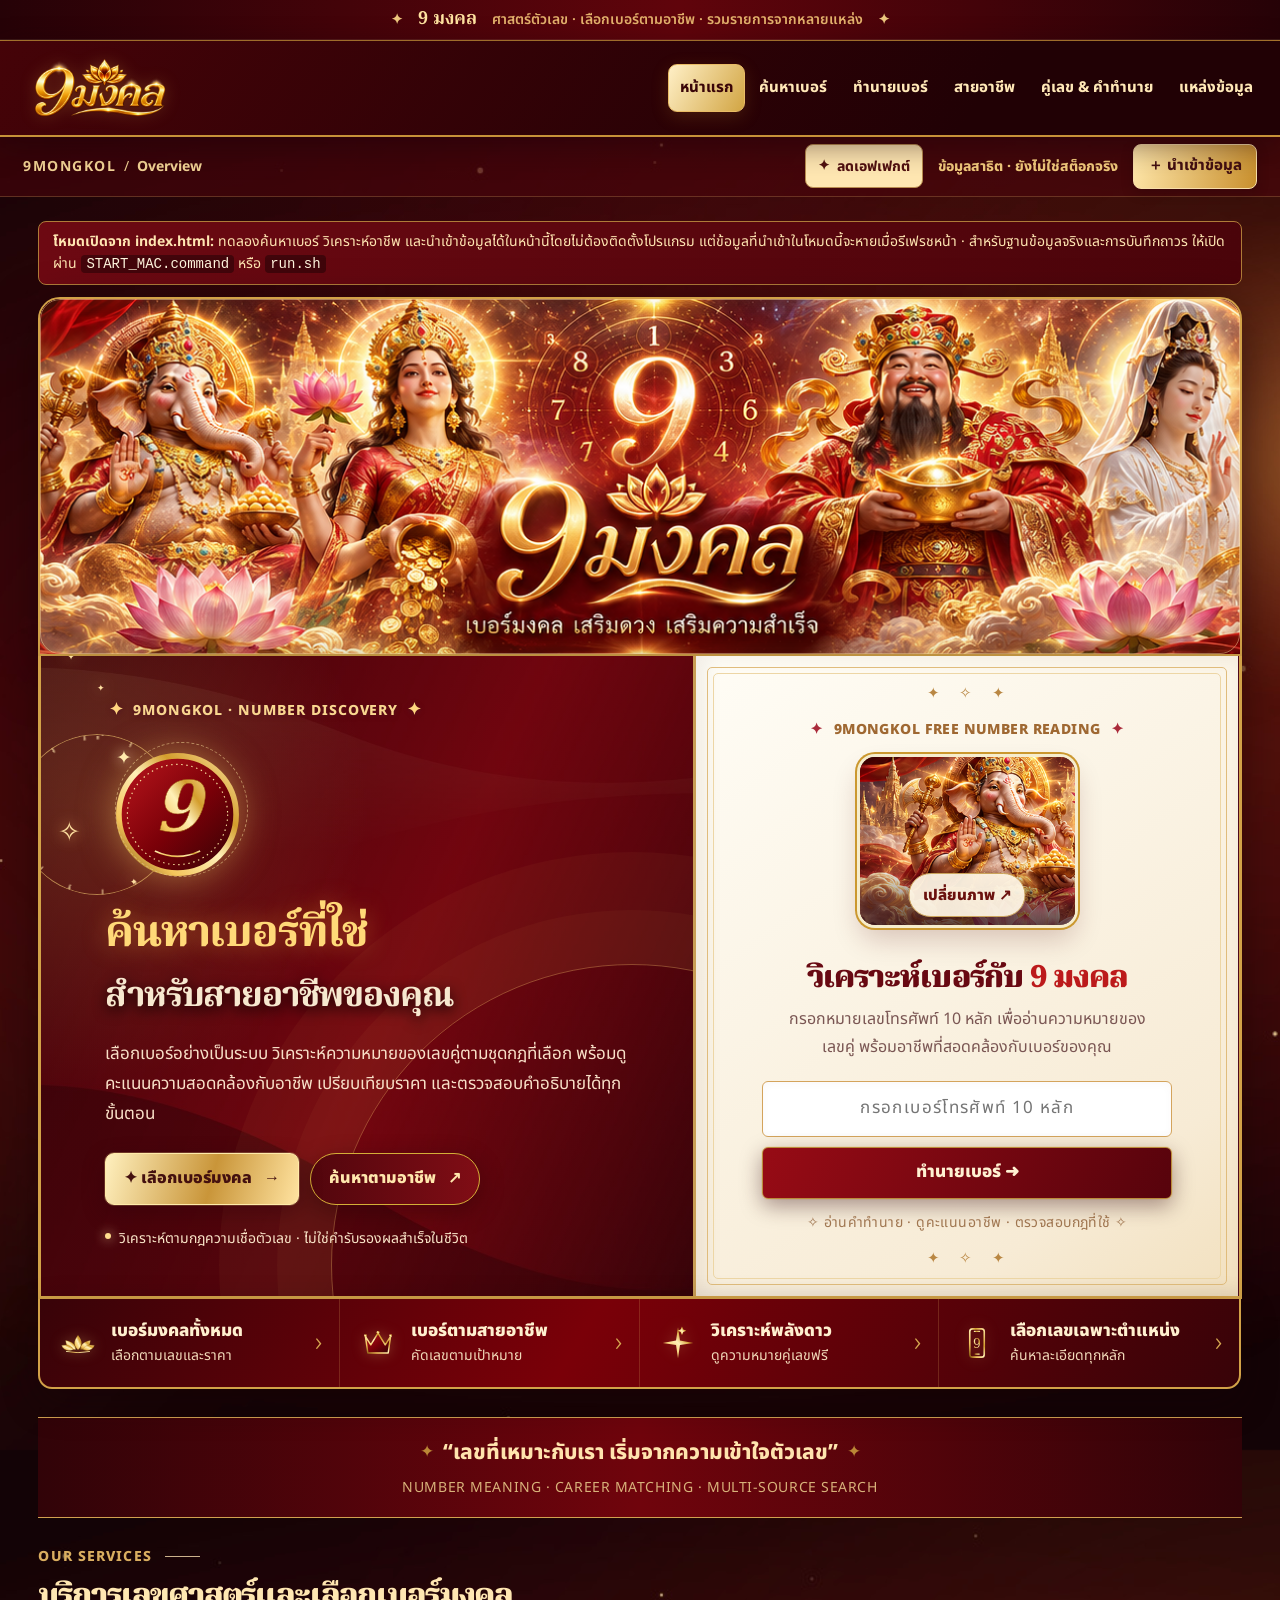
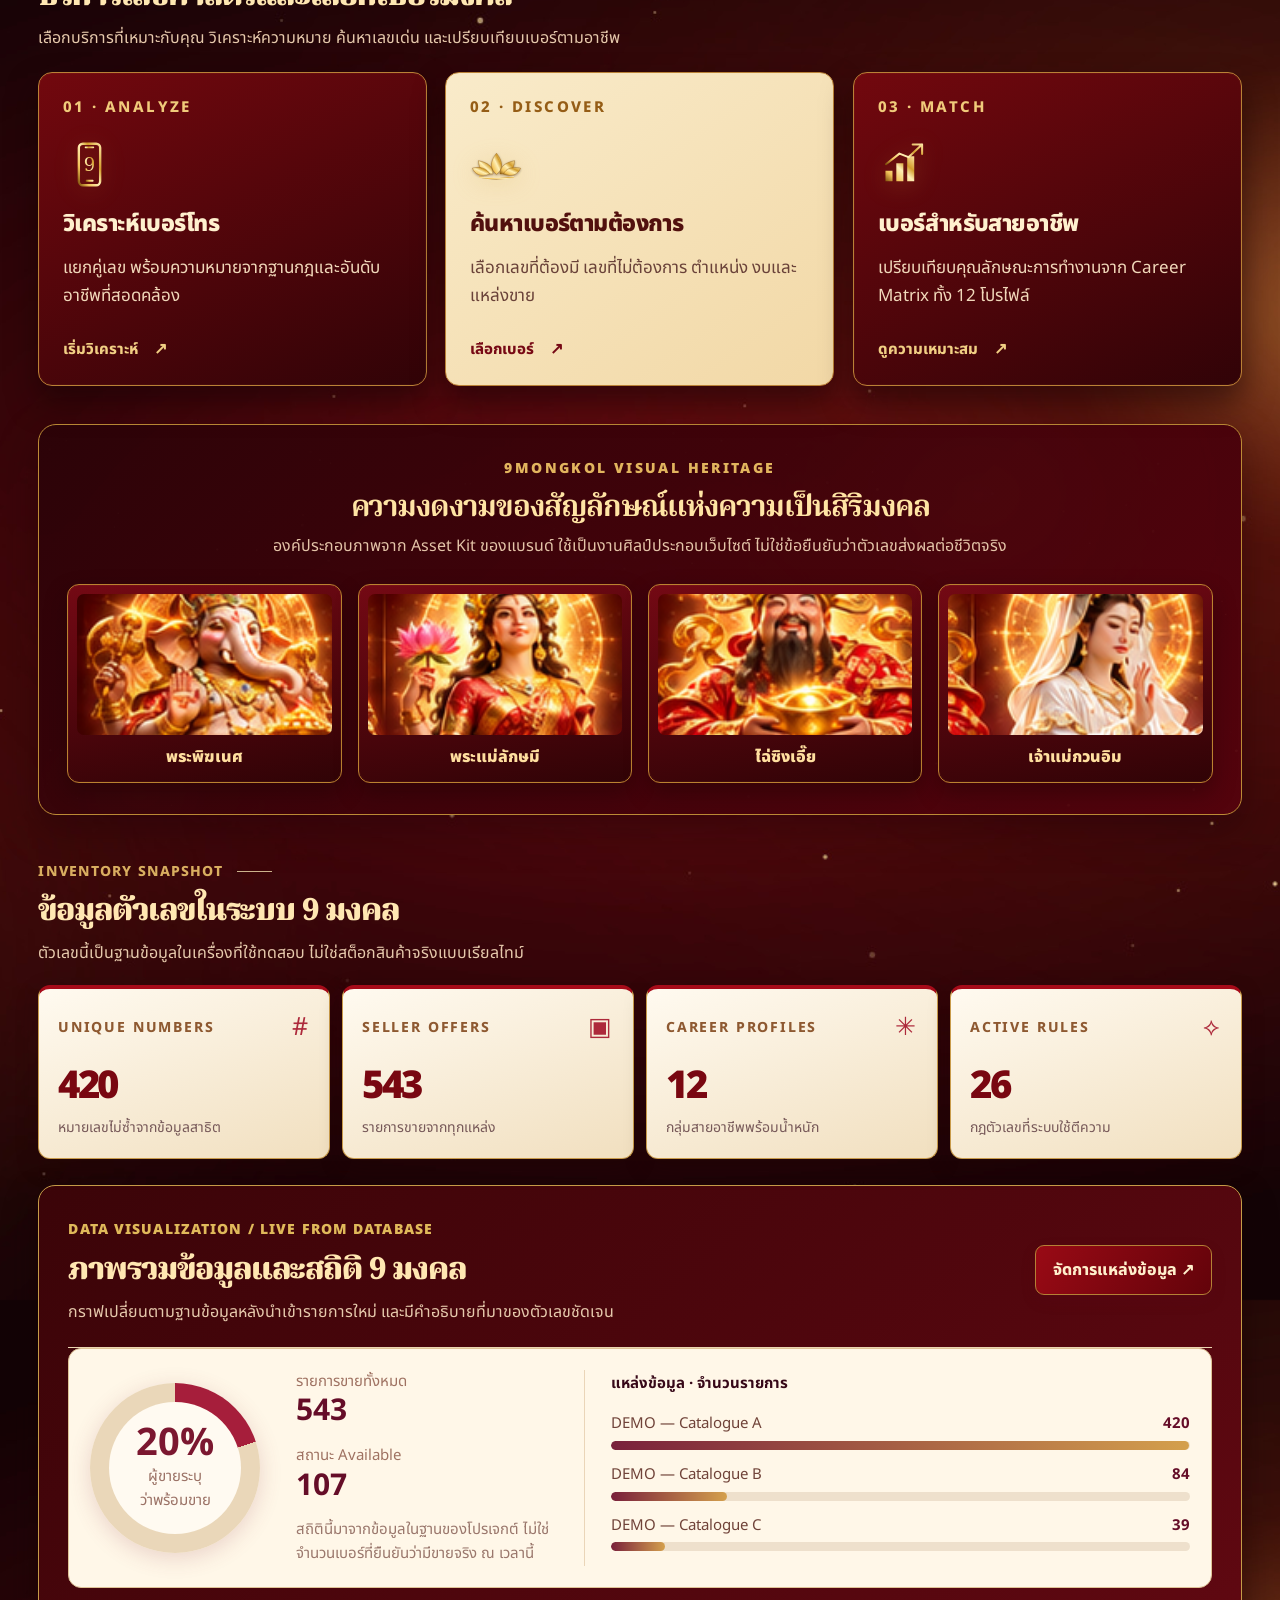
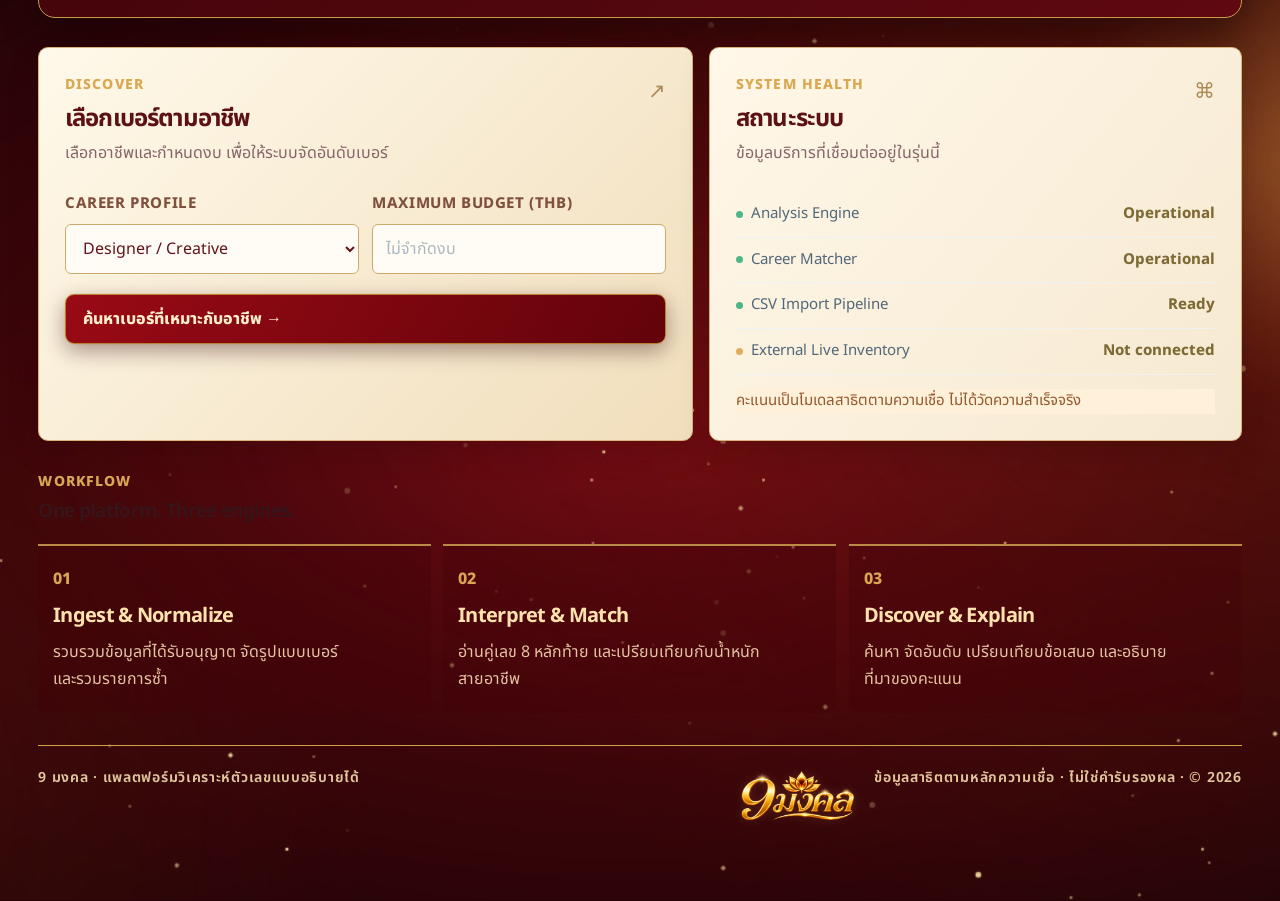
<file: index.html>
<!DOCTYPE html>

<html lang="th">
<head>
<meta charset="utf-8"/>
<meta content="width=device-width, initial-scale=1.0" name="viewport"/>
<meta content="#3B0408" name="theme-color"/>
<meta content="9 มงคล — ค้นหาและวิเคราะห์เบอร์โทรศัพท์ตามศาสตร์ตัวเลข พร้อมจัดอันดับความสอดคล้องตามสายอาชีพ อธิบายกฎและคะแนนได้" name="description"/>
<title>9 มงคล | วิเคราะห์เบอร์มงคลและเลือกเบอร์ตามอาชีพ</title>
<link href="web/styles.css?v=0.6.0" rel="stylesheet"/>
<link href="web/storefront.css?v=0.6.0" rel="stylesheet"/><link href="web/celestial.css?v=0.6.0" rel="stylesheet"/><link href="web/insights.css?v=0.6.0" rel="stylesheet"/><link href="web/assets/9mongkol/favicon-9mongkol-lotus.png" rel="icon" type="image/png"/><link href="web/nine-mongkol.css?v=0.9.2" rel="stylesheet"/><link href="web/nine-motion.css?v=0.9.2" rel="stylesheet"/><link href="web/nine-readable.css?v=0.9.2" rel="stylesheet"/><link href="web/nine-polish.css?v=0.9.2" rel="stylesheet"/><style id="no-legacy-banner-strip">.nine-brand-shade{display:none!important}</style><link rel="stylesheet" id="nmk-card-css" href="web/number-card/number-card.css?v=1.2.0">
<link rel="stylesheet" href="web/number-card/number-card-integration.css?v=1.2.0"><link rel="stylesheet" href="web/number-card/number-card-design-lock.css?v=1.2.0"><link rel="stylesheet" href="web/number-card/number-card-refinement-v13.css?v=1.3.0"><link rel="stylesheet" href="web/number-card/number-card-catalog-v14.css?v=1.4.0"></head>
<body class="nine-theme">
<div class="app-shell"><div class="celestial-announcement"><span class="ann-stars">✦</span><strong>9 มงคล</strong><span class="ann-small">ศาสตร์ตัวเลข · เลือกเบอร์ตามอาชีพ · รวมรายการจากหลายแหล่ง</span><span class="ann-stars">✦</span></div>
<aside class="sidebar" id="sidebar">
<a aria-label="9 มงคล — กลับหน้าแรก" class="brand" href="#overview"><img alt="9มงคล — โลโก้ทองและดอกบัว" class="nine-nav-logo" src="web/assets/9mongkol/logo-9mongkol-lotus.webp"/></a>
<div class="side-label">WORKSPACE</div>
<nav aria-label="Main navigation" class="navigation">
<button class="nav-item active" data-view="overview"><span class="nav-icon">▦</span><span>หน้าแรก</span></button>
<button class="nav-item" data-view="explorer"><span class="nav-icon">⌕</span><span>ค้นหาเบอร์</span></button>
<button class="nav-item" data-view="analyze"><span class="nav-icon">◉</span><span>ทำนายเบอร์</span></button>
<div class="side-label side-label-inner">INTELLIGENCE</div>
<button class="nav-item" data-view="careers"><span class="nav-icon">♧</span><span>สายอาชีพ</span></button>
<button class="nav-item" data-view="rules"><span class="nav-icon">≡</span><span>คู่เลข &amp; คำทำนาย</span></button>
<div class="side-label side-label-inner">DATA OPERATIONS</div>
<button class="nav-item" data-view="sources"><span class="nav-icon">▤</span><span>แหล่งข้อมูล</span></button>
</nav>
<div class="sidebar-bottom">
<div class="sidebar-notice"><span class="live-indicator"></span><strong>DEMO RULEBOOK</strong><small>ผลวิเคราะห์เป็นคะแนนจำลองตามกฎที่ตั้งขึ้น ไม่ใช่คำรับรองผลชีวิตจริง</small></div>
<div class="sidebar-footer"><span>9MONGKOL ENGINE</span><span>v1.1 · Readable Cards</span></div>
</div>
</aside>
<div class="main-wrap">
<header class="topbar">
<button aria-label="Toggle menu" class="mobile-menu" id="mobile-menu">☰</button>
<div class="breadcrumb"><span>9MONGKOL</span><span class="breadcrumb-divider">/</span><strong id="breadcrumb-active">Overview</strong></div>
<div class="topbar-actions"><span class="status-chip">ข้อมูลสาธิต · ยังไม่ใช่สต็อกจริง</span><button class="button button-dark button-sm" id="header-import">＋  นำเข้าข้อมูล</button></div>
</header>
<main class="content">
<div class="global-message" id="offline-message" style="background:#fff3de;border-color:#d9aa61;color:#683321;margin-bottom:14px"><strong>โหมดเปิดจาก index.html:</strong> ทดลองค้นหาเบอร์ วิเคราะห์อาชีพ และนำเข้าข้อมูลได้ในหน้านี้โดยไม่ต้องติดตั้งโปรแกรม แต่ข้อมูลที่นำเข้าในโหมดนี้จะหายเมื่อรีเฟรชหน้า · สำหรับฐานข้อมูลจริงและการบันทึกถาวร ให้เปิดผ่าน <code>START_MAC.command</code> หรือ <code>run.sh</code></div>
<div class="global-message" hidden="" id="global-message"></div>
<section aria-labelledby="overview-heading" class="view active" id="view-overview">
<div class="page-heading"><div><div class="eyebrow">NUMBER RESEARCH  /  PERSONALIZED SELECTION</div><h1 id="overview-heading">ค้นหาเบอร์ในแบบของคุณ</h1><p>เลือกเบอร์จากหลายแหล่ง วิเคราะห์ความหมายตามกฎตัวเลข และค้นหาอาชีพที่สอดคล้อง</p></div><div class="version-pill" id="version-text">RULEBOOK · ...</div></div>
<section aria-label="9 มงคล แบนเนอร์แบรนด์" class="nine-brand-banner">
<img alt="9 มงคล ภาพประกอบศิลป์ 4 เทพแห่งความเป็นสิริมงคลบนพื้นหลังสีแดงและทอง" fetchpriority="high" src="web/assets/9mongkol/hero-group.png"/>
</section><div class="storefront-hero celestial-hero">
<div class="hero-main">
<div aria-hidden="true" class="cosmic-sparkles"><span>✦</span><span>✧</span><span>✦</span><span>✦</span><span>✧</span><span>✦</span></div>
<div class="celestial-kicker"><span>✦</span> 9MONGKOL · NUMBER DISCOVERY <span>✦</span></div>
<div aria-hidden="true" class="celestial-medallion"><img alt="" aria-hidden="true" class="nine-hero-badge" src="web/assets/9mongkol/badge-9.svg"/></div>
<h2><span class="gold-line">ค้นหาเบอร์ที่ใช่</span><br/><em>สำหรับสายอาชีพของคุณ</em></h2>
<p>เลือกเบอร์อย่างเป็นระบบ วิเคราะห์ความหมายของเลขคู่ตามชุดกฎที่เลือก พร้อมดูคะแนนความสอดคล้องกับอาชีพ เปรียบเทียบราคา และตรวจสอบคำอธิบายได้ทุกขั้นตอน</p>
<div class="hero-primary-actions"><button class="button button-dark" data-jump="explorer">✦ เลือกเบอร์มงคล <span>→</span></button><button class="button button-light" data-jump="careers">ค้นหาตามอาชีพ <span>↗</span></button></div>
<div class="hero-small-note"><span class="hero-note-dot"></span> วิเคราะห์ตามกฎความเชื่อตัวเลข · ไม่ใช่คำรับรองผลสำเร็จในชีวิต</div>
</div>
<div class="hero-widget">
<div aria-hidden="true" class="widget-top-decoration">✦　✧　✦</div>
<div class="ornament-line"><span>✦</span> 9MONGKOL FREE NUMBER READING <span>✦</span></div>
<div class="ni-hero-art"><img alt="ภาพพระพิฆเนศจากชุดภาพ 9 มงคล ปรับเปลี่ยนได้" data-ni-image="" src="web/assets/9mongkol/ganesha-hero.png"/><button aria-label="ปรับหรือเปลี่ยนภาพด้านขวา" data-ni-edit-image="" type="button">เปลี่ยนภาพ ↗</button></div>
<h3>วิเคราะห์เบอร์กับ <span>9 มงคล</span></h3>
<p>กรอกหมายเลขโทรศัพท์ 10 หลัก เพื่ออ่านความหมายของเลขคู่ พร้อมอาชีพที่สอดคล้องกับเบอร์ของคุณ</p>
<form class="hero-inline-form" id="hero-analyze-form"><input aria-label="หมายเลขโทรศัพท์" autocomplete="off" id="hero-analyze-number" inputmode="numeric" maxlength="32" placeholder="กรอกเบอร์โทรศัพท์ 10 หลัก" required="" type="tel"/><button type="submit">ทำนายเบอร์ <span>➜</span></button></form>
<div class="hero-widget-foot">✧ อ่านคำทำนาย · ดูคะแนนอาชีพ · ตรวจสอบกฎที่ใช้ ✧</div>
<div aria-hidden="true" class="widget-bottom-decoration">✦　✧　✦</div>
</div>
</div>
<div aria-label="ประเภทบริการค้นหาเบอร์" class="celestial-categories">
<button data-jump="explorer" type="button"><span class="category-symbol"><img alt="" aria-hidden="true" src="web/assets/9mongkol/icon-lotus.svg"/></span><span><strong>เบอร์มงคลทั้งหมด</strong><small>เลือกตามเลขและราคา</small></span><span class="cat-chevron">›</span></button>
<button data-jump="careers" type="button"><span class="category-symbol"><img alt="" aria-hidden="true" src="web/assets/9mongkol/icon-crown.svg"/></span><span><strong>เบอร์ตามสายอาชีพ</strong><small>คัดเลขตามเป้าหมาย</small></span><span class="cat-chevron">›</span></button>
<button data-jump="analyze" type="button"><span class="category-symbol"><img alt="" aria-hidden="true" src="web/assets/9mongkol/icon-star.svg"/></span><span><strong>วิเคราะห์พลังดาว</strong><small>ดูความหมายคู่เลขฟรี</small></span><span class="cat-chevron">›</span></button>
<button data-jump="explorer" type="button"><span class="category-symbol"><img alt="" aria-hidden="true" src="web/assets/9mongkol/icon-phone.svg"/></span><span><strong>เลือกเลขเฉพาะตำแหน่ง</strong><small>ค้นหาละเอียดทุกหลัก</small></span><span class="cat-chevron">›</span></button>
</div>
<div class="celestial-quote"><span>✦</span><strong>“เลขที่เหมาะกับเรา เริ่มจากความเข้าใจตัวเลข”</strong><span>✦</span><small>NUMBER MEANING · CAREER MATCHING · MULTI-SOURCE SEARCH</small></div><section aria-labelledby="services-heading" class="service-section"><div class="section-heading"><div class="section-label">OUR SERVICES <span></span></div><h2 id="services-heading">บริการเลขศาสตร์และเลือกเบอร์มงคล</h2><p>เลือกบริการที่เหมาะกับคุณ วิเคราะห์ความหมาย ค้นหาเลขเด่น และเปรียบเทียบเบอร์ตามอาชีพ</p></div><div class="service-grid">
<button class="service-card" data-jump="analyze"><span class="service-index">01 · ANALYZE</span><span class="service-emblem"><img alt="" aria-hidden="true" src="web/assets/9mongkol/icon-phone.svg"/></span><strong>วิเคราะห์เบอร์โทร</strong><span class="service-text">แยกคู่เลข พร้อมความหมายจากฐานกฎและอันดับอาชีพที่สอดคล้อง</span><span class="service-link">เริ่มวิเคราะห์ <b>↗</b></span></button>
<button class="service-card" data-jump="explorer"><span class="service-index">02 · DISCOVER</span><span class="service-emblem"><img alt="" aria-hidden="true" src="web/assets/9mongkol/icon-lotus.svg"/></span><strong>ค้นหาเบอร์ตามต้องการ</strong><span class="service-text">เลือกเลขที่ต้องมี เลขที่ไม่ต้องการ ตำแหน่ง งบและแหล่งขาย</span><span class="service-link">เลือกเบอร์ <b>↗</b></span></button>
<button class="service-card" data-jump="careers"><span class="service-index">03 · MATCH</span><span class="service-emblem"><img alt="" aria-hidden="true" src="web/assets/9mongkol/icon-growth.svg"/></span><strong>เบอร์สำหรับสายอาชีพ</strong><span class="service-text">เปรียบเทียบคุณลักษณะการทำงานจาก Career Matrix ทั้ง 12 โปรไฟล์</span><span class="service-link">ดูความเหมาะสม <b>↗</b></span></button>
</div></section><section aria-label="ภาพประกอบแบรนด์ 9 มงคล" class="nine-gallery">
<div class="nine-gallery-heading"><span>9MONGKOL VISUAL HERITAGE</span><h2>ความงดงามของสัญลักษณ์แห่งความเป็นสิริมงคล</h2><p>องค์ประกอบภาพจาก Asset Kit ของแบรนด์ ใช้เป็นงานศิลป์ประกอบเว็บไซต์ ไม่ใช่ข้อยืนยันว่าตัวเลขส่งผลต่อชีวิตจริง</p></div>
<div class="nine-gallery-grid">
<div class="nine-deity-card"><img alt="ภาพศิลป์พระพิฆเนศ" loading="lazy" src="web/assets/9mongkol/ganesha-card.png"/><span>พระพิฆเนศ</span></div>
<div class="nine-deity-card"><img alt="ภาพศิลป์พระแม่ลักษมี" loading="lazy" src="web/assets/9mongkol/lakshmi-card.png"/><span>พระแม่ลักษมี</span></div>
<div class="nine-deity-card"><img alt="ภาพศิลป์ไฉ่ซิงเอี๊ย" loading="lazy" src="web/assets/9mongkol/caishen-card.png"/><span>ไฉ่ซิงเอี๊ย</span></div>
<div class="nine-deity-card"><img alt="ภาพศิลป์เจ้าแม่กวนอิม" loading="lazy" src="web/assets/9mongkol/guanyin-card.png"/><span>เจ้าแม่กวนอิม</span></div>
</div></section><div class="section-heading stats-heading"><div class="section-label">INVENTORY SNAPSHOT <span></span></div><h2>ข้อมูลตัวเลขในระบบ 9 มงคล</h2><p>ตัวเลขนี้เป็นฐานข้อมูลในเครื่องที่ใช้ทดสอบ ไม่ใช่สต็อกสินค้าจริงแบบเรียลไทม์</p></div><div class="stats-grid">
<article class="stat-card"><div class="stat-top"><span>UNIQUE NUMBERS</span><span class="stat-symbol">#</span></div><div class="stat-value" id="metric-numbers">—</div><div class="stat-note">หมายเลขไม่ซ้ำจากข้อมูลสาธิต</div></article>
<article class="stat-card"><div class="stat-top"><span>SELLER OFFERS</span><span class="stat-symbol">▣</span></div><div class="stat-value" id="metric-offers">—</div><div class="stat-note">รายการขายจากทุกแหล่ง</div></article>
<article class="stat-card"><div class="stat-top"><span>CAREER PROFILES</span><span class="stat-symbol">✳</span></div><div class="stat-value" id="metric-careers">—</div><div class="stat-note">กลุ่มสายอาชีพพร้อมน้ำหนัก</div></article>
<article class="stat-card"><div class="stat-top"><span>ACTIVE RULES</span><span class="stat-symbol">⟡</span></div><div class="stat-value" id="metric-rules">—</div><div class="stat-note">กฎตัวเลขที่ระบบใช้ตีความ</div></article>
</div>
<section aria-labelledby="ni-inventory-heading" class="ni-inventory"><div class="ni-inventory-header"><div><span class="ni-kicker">DATA VISUALIZATION / LIVE FROM DATABASE</span><h2 id="ni-inventory-heading">ภาพรวมข้อมูลและสถิติ 9 มงคล</h2><p>กราฟเปลี่ยนตามฐานข้อมูลหลังนำเข้ารายการใหม่ และมีคำอธิบายที่มาของตัวเลขชัดเจน</p></div><button class="button button-dark" data-jump="sources">จัดการแหล่งข้อมูล ↗</button></div><div class="ni-inventory-chart" id="ni-inventory-chart"><p>กำลังโหลดสถิติจากระบบ...</p></div></section>
<div class="overview-grid">
<article class="panel quick-search"><div class="panel-head"><div><div class="section-kicker">DISCOVER</div><h3>เลือกเบอร์ตามอาชีพ</h3><p>เลือกอาชีพและกำหนดงบ เพื่อให้ระบบจัดอันดับเบอร์</p></div><span class="panel-icon">↗</span></div><div class="form-grid"><label class="field"><span>CAREER PROFILE</span><select class="control" id="home-career"></select></label><label class="field"><span>MAXIMUM BUDGET (THB)</span><input class="control" id="home-budget" min="0" placeholder="ไม่จำกัดงบ" type="number"/></label></div><button class="button button-dark search-wide" id="quick-search">ค้นหาเบอร์ที่เหมาะกับอาชีพ →</button></article>
<article class="panel system-panel"><div class="panel-head"><div><div class="section-kicker">SYSTEM HEALTH</div><h3>สถานะระบบ</h3><p>ข้อมูลบริการที่เชื่อมต่ออยู่ในรุ่นนี้</p></div><span class="panel-icon">⌘</span></div><div class="system-row"><span><i class="healthy-dot"></i> Analysis Engine</span><strong>Operational</strong></div><div class="system-row"><span><i class="healthy-dot"></i> Career Matcher</span><strong>Operational</strong></div><div class="system-row"><span><i class="healthy-dot"></i> CSV Import Pipeline</span><strong>Ready</strong></div><div class="system-row"><span><i class="info-dot"></i> External Live Inventory</span><strong>Not connected</strong></div><div class="system-disclaimer">คะแนนเป็นโมเดลสาธิตตามความเชื่อ ไม่ได้วัดความสำเร็จจริง</div></article>
</div>
<div class="section-heading-row"><div><div class="section-kicker">WORKFLOW</div><h3>One platform. Three engines.</h3></div></div>
<div class="workflow-grid"><div class="workflow-item"><div class="workflow-num">01</div><h4>Ingest &amp; Normalize</h4><p>รวบรวมข้อมูลที่ได้รับอนุญาต จัดรูปแบบเบอร์ และรวมรายการซ้ำ</p></div><div class="workflow-item"><div class="workflow-num">02</div><h4>Interpret &amp; Match</h4><p>อ่านคู่เลข 8 หลักท้าย และเปรียบเทียบกับน้ำหนักสายอาชีพ</p></div><div class="workflow-item"><div class="workflow-num">03</div><h4>Discover &amp; Explain</h4><p>ค้นหา จัดอันดับ เปรียบเทียบข้อเสนอ และอธิบายที่มาของคะแนน</p></div></div>
</section>
<section aria-labelledby="explorer-heading" class="view" id="view-explorer">
<div class="page-heading"><div><div class="eyebrow">NUMBER SEARCH / 02</div><h1 id="explorer-heading">ค้นหาเบอร์มงคลที่ใช่สำหรับคุณ</h1><p>เลือกชุดเลขที่ชอบและไม่ชอบ กำหนดงบ และดูความสอดคล้องกับสายอาชีพของคุณ</p></div><div class="heading-actions"><button class="button button-outline" id="explorer-paste">＋ วางเบอร์หลายรายการ</button><button class="button button-dark" id="explorer-import">＋ Import CSV</button></div><img alt="" aria-hidden="true" class="nine-page-badge" src="web/assets/9mongkol/badge-9.svg"/></div>
<div class="panel search-panel">
<div class="digit-search"><div class="filter-section-title"><span class="round-number">01</span><div><h3>เลือกเลขที่ต้องการ</h3><p>เลือกเลขได้หลายตัว เลขที่เลือกไม่จำเป็นต้องอยู่ติดกัน · ตรวจเฉพาะ 8 หลักท้าย</p></div></div>
<div class="digit-controls">
<div class="digit-picker"><div class="picker-heading"><label for="filter-required">เลขที่ต้องมี</label><small>Include digits</small></div><input class="control" id="filter-required" inputmode="numeric" maxlength="8" placeholder="เช่น 265"/><div aria-label="เลือกเลขที่ต้องมี" class="digit-keypad" id="keypad-required"></div></div>
<div class="digit-picker"><div class="picker-heading"><label for="filter-excluded">ไม่เอาเลข</label><small>Exclude digits</small></div><input class="control" id="filter-excluded" inputmode="numeric" maxlength="8" placeholder="เช่น 48"/><div aria-label="เลือกเลขที่ไม่ต้องการ" class="digit-keypad" id="keypad-excluded"></div></div>
</div></div>
<div class="filter-section-title filter-section-two"><span class="round-number">02</span><div><h3>อาชีพ งบประมาณ และตัวกรอง</h3><p>เลือกอาชีพที่ต้องการเปรียบเทียบ แล้วจัดอันดับจากกฎตัวเลขที่กำหนด</p></div></div><div class="filter-grid"><label class="field filter-wide"><span>NUMBER / CONTAINS</span><input class="control" id="filter-query" inputmode="numeric" maxlength="20" placeholder="ค้นหาเลขบางส่วน เช่น 246" type="text"/></label><label class="field"><span>CAREER</span><select class="control" id="filter-career"></select></label><label class="field"><span>SOURCE</span><select class="control" id="filter-source"><option value="">ทุกแหล่ง</option></select></label><label class="field"><span>MAX PRICE (THB)</span><input class="control" id="filter-budget" min="0" placeholder="ทั้งหมด" type="number"/></label><label class="field"><span>STATUS</span><select class="control" id="filter-status"><option value="all">ทุกสถานะ</option><option value="available">ผู้ขายระบุว่าพร้อมขาย</option><option value="unknown">ยังไม่ยืนยัน</option><option value="reserved">ถูกจอง</option><option value="sold">ขายแล้ว</option></select></label><label class="field"><span>SORT BY</span><select class="control" id="filter-sort"><option value="fit">Career Fit: สูงสุด</option><option value="price_low">ราคา: ต่ำ → สูง</option><option value="price_high">ราคา: สูง → ต่ำ</option><option value="recent">อัปเดตล่าสุด</option></select></label></div><details class="advanced-filters"><summary>ตัวเลือกเพิ่มเติม · ตำแหน่งเลขและชุดเลขติดกัน +</summary><div class="filter-grid"><div class="position-search"><div class="position-label"><strong>วางเลขตามตำแหน่งที่ต้องการ</strong><small>เว้นช่องว่างในตำแหน่งที่ไม่กำหนดเลข · เลข 0 หน้าเบอร์ถูกล็อกไว้</small></div><div aria-label="กำหนดเลขในตำแหน่งโทรศัพท์" class="position-grid" id="position-grid"></div><button class="position-clear" id="clear-position" type="button">ล้างตำแหน่งทั้งหมด ↺</button></div><label class="field"><span>ADJACENT SEQUENCE</span><input class="control" id="filter-sequence" inputmode="numeric" maxlength="8" placeholder="เช่น 245"/></label></div></details><div class="filter-actions"><span class="filter-helper">กฎการตีความเป็นข้อมูลสาธิต ไม่ใช่การรับรองผลในชีวิตจริง</span><div><button class="button button-outline" id="filter-reset">ล้างตัวกรอง</button><button class="button button-dark" id="filter-apply">ค้นหาเบอร์ →</button></div></div></div>
<div class="table-toolbar"><div><h3>ผลลัพธ์การค้นหา <span id="results-total">—</span></h3><p>ดูราคา สถานะที่ผู้ขายระบุ และเหตุผลการจับคู่ของแต่ละหมายเลข</p></div><div class="nmk-view-control" aria-label="รูปแบบการแสดงการ์ดเบอร์">
 <button type="button" class="nmk-view-choice is-active" id="nmk-view-grid" aria-pressed="true">▦ <span>สองคอลัมน์</span></button>
 <button type="button" class="nmk-view-choice" id="nmk-view-large" aria-pressed="false">▤ <span>การ์ดใหญ่</span></button>
 </div></div>
<div aria-live="polite" class="result-cards nmk-results" id="result-cards"><div class="empty-results">กำลังโหลดรายการเบอร์...</div></div><div class="table-wrap"><table class="results-table"><thead><tr><th>PHONE NUMBER</th><th>CAREER MATCH</th><th>BEST OFFER</th><th>STATUS</th><th>LISTINGS</th><th></th></tr></thead><tbody id="result-body"><tr><td class="empty-row" colspan="6">กำลังโหลดรายการ...</td></tr></tbody></table></div><div class="pagination"><span id="page-summary">—</span><div class="pagination-buttons"><button aria-label="Previous page" class="page-btn" id="page-prev">←</button><span id="page-number">1</span><button aria-label="Next page" class="page-btn" id="page-next">→</button></div></div>
</section>
<section aria-labelledby="analyze-heading" class="view" id="view-analyze">
<div class="page-heading"><div><div class="eyebrow">INTERPRETATION ENGINE <span class="eyebrow-line"></span> 03 / 06</div><h1 id="analyze-heading">วิเคราะห์เบอร์ด้วย 9 มงคล</h1><p>วิเคราะห์คู่เลข 8 หลักท้าย ดูความหมายตามกฎ และเปรียบเทียบความเหมาะสมของอาชีพ</p></div><img alt="" aria-hidden="true" class="nine-page-badge" src="web/assets/9mongkol/badge-99.svg"/></div>
<div class="analyze-layout"><article class="panel analyzer-input"><div class="section-kicker">FREE NUMBER INTERPRETATION</div><h3>เริ่มวิเคราะห์เบอร์ของคุณ</h3><p>รองรับหมายเลขโทรศัพท์มือถือไทย 10 หลัก หรือรูปแบบ +66</p><form id="analyzer-form"><label class="field"><span>PHONE NUMBER</span><input autocomplete="off" class="control control-large" id="analyze-number" inputmode="tel" maxlength="32" placeholder="089-123-4567" required="" type="tel"/></label><label class="field"><span>COMPARE TO CAREER</span><select class="control" id="analyze-career"></select></label><button class="button button-dark search-wide" type="submit">เริ่มวิเคราะห์ความหมาย →</button></form><div class="input-footnote">ระบบจะวิเคราะห์เลข 8 หลักท้ายตามกฎใน Rule Library และใช้ผลลัพธ์เทียบกับ Career Matrix</div></article><div class="analysis-placeholder" id="analysis-placeholder"><div class="placeholder-art">09<span>✳</span></div><h3>Ready to analyze</h3><p>กรอกเบอร์โทรทางซ้ายเพื่อดูคะแนน คำอธิบายคู่เลข และอาชีพที่สอดคล้อง</p></div></div>
<div hidden="" id="analysis-output"></div>
</section>
<section aria-labelledby="careers-heading" class="view" id="view-careers">
<div class="page-heading"><div><div class="eyebrow">MATCHING MODEL <span class="eyebrow-line"></span> 04 / 06</div><h1 id="careers-heading">เลือกเบอร์ที่สอดคล้องกับสายอาชีพ</h1><p>น้ำหนักคุณลักษณะสำคัญของแต่ละอาชีพที่ระบบใช้คำนวณความสอดคล้อง</p></div><div class="version-pill" id="career-version">MODEL · ...</div><img alt="" aria-hidden="true" class="nine-page-badge" src="web/assets/9mongkol/badge-999.svg"/></div><div class="notice-box"><strong>Career Fit Index คือคะแนนภายในโมเดล</strong><p>เป็นน้ำหนักที่ออกแบบสำหรับทดลองการจับคู่ ไม่ได้แปลว่าผู้ใช้เบอร์นั้นจะเหมาะสมกับอาชีพหรือประสบความสำเร็จจริง</p></div><div class="table-toolbar"><div><h3>Career profiles <span id="careers-total">—</span></h3><p>คะแนนทุกแถวใช้น้ำหนักรวม 100% พร้อมนำไปคำนวณแบบอธิบายได้</p></div></div><div class="table-wrap career-table-wrap"><table class="matrix-table" id="matrix-table"><thead></thead><tbody></tbody></table></div><div class="bottom-help">ต้องการปรับน้ำหนักจริง? แก้ไฟล์ <code>app/careers.json</code> แล้วใช้คำสั่ง <code>python scripts/reindex.py</code> เพื่อคำนวณคะแนนทั้งหมดใหม่</div>
</section>
<section aria-labelledby="rules-heading" class="view" id="view-rules">
<div class="page-heading"><div><div class="eyebrow">EXPLAINABLE LOGIC <span class="eyebrow-line"></span> 05 / 06</div><h1 id="rules-heading">คลังความหมายคู่เลขของ 9 มงคล</h1><p>ชุดกฎแบบตรวจสอบย้อนกลับได้ อ่านคู่เลขติดกันภายใน 8 หลักท้าย</p></div><div class="version-pill" id="rules-version">RULEBOOK · ...</div><img alt="" aria-hidden="true" class="nine-page-badge" src="web/assets/9mongkol/badge-9.svg"/></div><div class="notice-box"><strong>ชุดกฎสาธิต ไม่ใช่ตำราที่ยืนยันความถูกต้อง</strong><p>ผลคะแนนเกิดจากการกำหนดความหมายและค่าปรับด้วยมนุษย์เพื่อทดลองระบบเท่านั้น เป็นกฎสาธิตที่ออกแบบเองและยังไม่มีหลักฐานพิสูจน์การทำนายเชิงวิทยาศาสตร์</p></div><div class="rule-toolbar"><h3>Adjacent pair rules</h3><div class="rule-controls"><input class="control" id="rule-query" maxlength="30" placeholder="ค้นหาคู่เลข เช่น 24" type="text"/><select class="control" id="rule-polarity"><option value="all">ทุกประเภท</option><option value="positive">เพิ่มคะแนน</option><option value="negative">ลดคะแนน</option></select></div></div><div class="rule-grid" id="rule-grid"></div><div class="bottom-help">ทุกกฎมี <code>pair</code>, <code>deltas</code>, <code>theme</code>, <code>reason</code> แก้ไขได้ใน <code>app/rulebook.json</code> แล้วรัน Reindex เพื่อรักษาความสอดคล้องของฐานข้อมูล</div>
</section>
<section aria-labelledby="sources-heading" class="view" id="view-sources">
<div class="page-heading"><div><div class="eyebrow">DATA OPERATIONS <span class="eyebrow-line"></span> 06 / 06</div><h1 id="sources-heading">จัดการรายการเบอร์และแหล่งข้อมูล</h1><p>จัดการที่มาของรายการขาย พร้อมเก็บข้อมูลแหล่ง ราคา สถานะ และสิทธิ์ใช้งาน</p></div><div class="heading-actions"><button class="button button-outline" id="sources-paste">Paste numbers</button><button class="button button-dark" id="sources-import">＋ Import CSV</button></div><img alt="" aria-hidden="true" class="nine-page-badge" src="web/assets/9mongkol/badge-99.svg"/></div><div class="notice-box"><strong>ตรวจสอบสิทธิ์ก่อนนำเข้าข้อมูลทุกครั้ง</strong><p>รองรับไฟล์ CSV จากข้อมูลที่เป็นเจ้าของหรือได้รับอนุญาตจากคู่ค้าเท่านั้น ไม่ควรนำเข้าข้อมูลส่วนบุคคลหรือคัดลอกฐานข้อมูลคู่แข่งโดยไม่ตรวจสอบสิทธิ์</p></div><div class="overview-grid sources-grid"><article class="panel"><div class="section-kicker">CONNECTED SOURCES</div><h3>Source catalogue</h3><div class="sources-list" id="sources-list"></div></article><article class="panel"><div class="section-kicker">IMPORT HISTORY</div><h3>Recent activity</h3><div class="imports-list" id="imports-list"></div></article></div><article class="panel csv-guide"><div class="section-kicker">INTEGRATION GUIDE</div><h3>CSV schema for inventory feeds</h3><p>อย่างน้อยต้องมีคอลัมน์ <code>number</code> แนะนำเพิ่มราคา สถานะ รหัสผู้ขาย และ URL ของประกาศ</p><pre>number,price,status,external_id,url
0891234567,2490,unknown,SKU-001,https://seller.example/item/1
0897654321,3900,available,SKU-002,https://seller.example/item/2</pre><p class="muted-note">สถานะ <code>available</code> เป็นเพียงข้อมูลที่ผู้ขายระบุ ไม่ใช่การยืนยัน Real-time จากแพลตฟอร์มนี้ · รูปแบบ CSV ต้องเป็น UTF-8</p></article>
</section>
<footer class="site-footer"><span class="foot-claim">9 มงคล · แพลตฟอร์มวิเคราะห์ตัวเลขแบบอธิบายได้</span><img alt="9มงคล" class="nine-footer-logo" src="web/assets/9mongkol/logo-9mongkol-lotus.webp"/><span>ข้อมูลสาธิตตามหลักความเชื่อ · ไม่ใช่คำรับรองผล · © 2026</span></footer>
</main>
</div>
</div>
<div class="modal-backdrop" hidden="" id="import-modal"><div aria-labelledby="modal-title" aria-modal="true" class="modal" role="dialog"><div class="modal-top"><div><div class="section-kicker">DATA PIPELINE</div><h2 id="modal-title">Import inventory</h2></div><button aria-label="Close" class="icon-button" id="import-close">✕</button></div><p class="modal-subtitle" id="import-subtitle">นำเข้าเบอร์จากไฟล์ CSV ที่คุณมีสิทธิ์ใช้งาน รองรับสูงสุด 100,000 แถวและ 10 MB ต่อครั้ง</p><div class="import-tabs"><button class="import-tab active" id="import-tab-csv" type="button">Upload CSV</button><button class="import-tab" id="import-tab-paste" type="button">Paste bulk numbers</button></div><form id="import-form"><label class="field"><span>SOURCE NAME</span><input class="control" id="import-source" maxlength="80" minlength="2" placeholder="เช่น Partner ABC / My Inventory" required=""/></label><label class="field"><span>DATA PERMISSION BASIS</span><select class="control" id="import-permission" required=""><option value="">ระบุสิทธิ์ในการใช้ข้อมูล</option><option value="owned">เป็นเจ้าของข้อมูล</option><option value="partner">ได้รับอนุญาตจากคู่ค้า</option><option value="licensed">ได้รับใบอนุญาตใช้ข้อมูล</option></select></label><label class="field" id="csv-input-field"><span>UPLOAD CSV FILE</span><input accept=".csv,text/csv" class="control file-input" id="import-file" required="" type="file"/></label><label class="field" hidden="" id="paste-input-field"><span>PASTE NUMBERS · หนึ่งเบอร์ต่อบรรทัด หรือวางหลายเบอร์พร้อมกัน</span><textarea class="control paste-textarea" id="import-paste" placeholder="089-123-4567
092-456-7890
+66 89 765 4321"></textarea><small class="paste-hint">ระบบจะดึงเฉพาะเบอร์มือถือไทย 10 หลัก ไม่ดึงราคาโดยคาดเดา และตั้งสถานะเป็น unknown</small></label><label class="check-row"><input id="import-ack" required="" type="checkbox"/><span>ยืนยันว่าข้อมูลรายการเบอร์นี้สามารถนำมาใช้และแสดงบนระบบได้ตามข้อตกลงที่เกี่ยวข้อง</span></label><label class="field"><span>ADMIN TOKEN (ถ้ามีการตั้งค่า)</span><input autocomplete="off" class="control" id="import-token" placeholder="NI_IMPORT_TOKEN" type="password"/></label><div class="modal-actions"><button class="button button-outline" id="import-cancel" type="button">Cancel</button><button class="button button-dark" id="import-submit" type="submit">Import &amp; analyze →</button></div></form><div class="import-result" hidden="" id="import-result"></div></div></div>
<div class="modal-backdrop ni-image-editor" hidden="" id="ni-image-editor"><div aria-labelledby="ni-editor-title" aria-modal="true" class="ni-edit-dialog" role="dialog"><div class="ni-edit-header"><div><span class="ni-kicker">9MONGKOL VISUAL SETTINGS</span><h2 id="ni-editor-title">ปรับภาพประกอบฝั่งขวา</h2></div><button aria-label="ปิดหน้าต่าง" data-ni-close-image="" type="button">✕</button></div><p>เลือกภาพที่มีสิทธิ์ใช้งาน แล้วปรับขนาดและตำแหน่งได้ ภาพนี้จะใช้ทั้งหน้าแรกและหน้าผลวิเคราะห์</p><label class="ni-image-label">เลือกภาพของคุณ (JPG / PNG / WebP / AVIF)<input accept="image/jpeg,image/png,image/webp,image/avif" id="ni-image-file" type="file"/></label><label>ขยายภาพ <input id="ni-img-zoom" max="190" min="80" step="5" type="range" value="100"/></label><label>เลื่อนแนวนอน <input id="ni-img-x" max="100" min="0" type="range" value="50"/></label><label>เลื่อนแนวตั้ง <input id="ni-img-y" max="100" min="0" type="range" value="50"/></label><small id="ni-image-status">เก็บค่าภาพไว้ในเบราว์เซอร์นี้เท่านั้น การเปลี่ยนภาพสำหรับผู้เข้าชมทุกคนต้องแก้ asset ของเว็บ</small><div class="ni-edit-actions"><button data-ni-reset-image="" type="button">คืนภาพต้นฉบับ</button><button class="ni-action ni-primary" data-ni-close-image="" type="button">เรียบร้อย</button></div></div></div>
<div class="modal-backdrop" hidden="" id="detail-modal"><div aria-labelledby="detail-title" aria-modal="true" class="detail-modal" role="dialog"><div class="modal-top"><div><div class="section-kicker">DETAILED INTERPRETATION</div><h2 id="detail-title">Number analysis</h2></div><button aria-label="Close" class="icon-button" id="detail-close">✕</button></div><div id="detail-content"></div></div></div>
<div aria-live="polite" class="toast" id="toast" role="status"></div>
<script defer src="web/offline-data.js?v=0.7.0"></script>
<script defer src="web/offline-bridge.js?v=0.7.0"></script>
<script defer="" src="web/insights.js?v=0.6.0"></script>
<script defer src="web/number-card/number-card.js?v=1.2.0"></script>
<script defer="" src="web/app.js?v=1.0.0"></script>
<script defer="" src="web/nine-motion.js?v=1.0.0"></script>
</body>
</html>
</file>
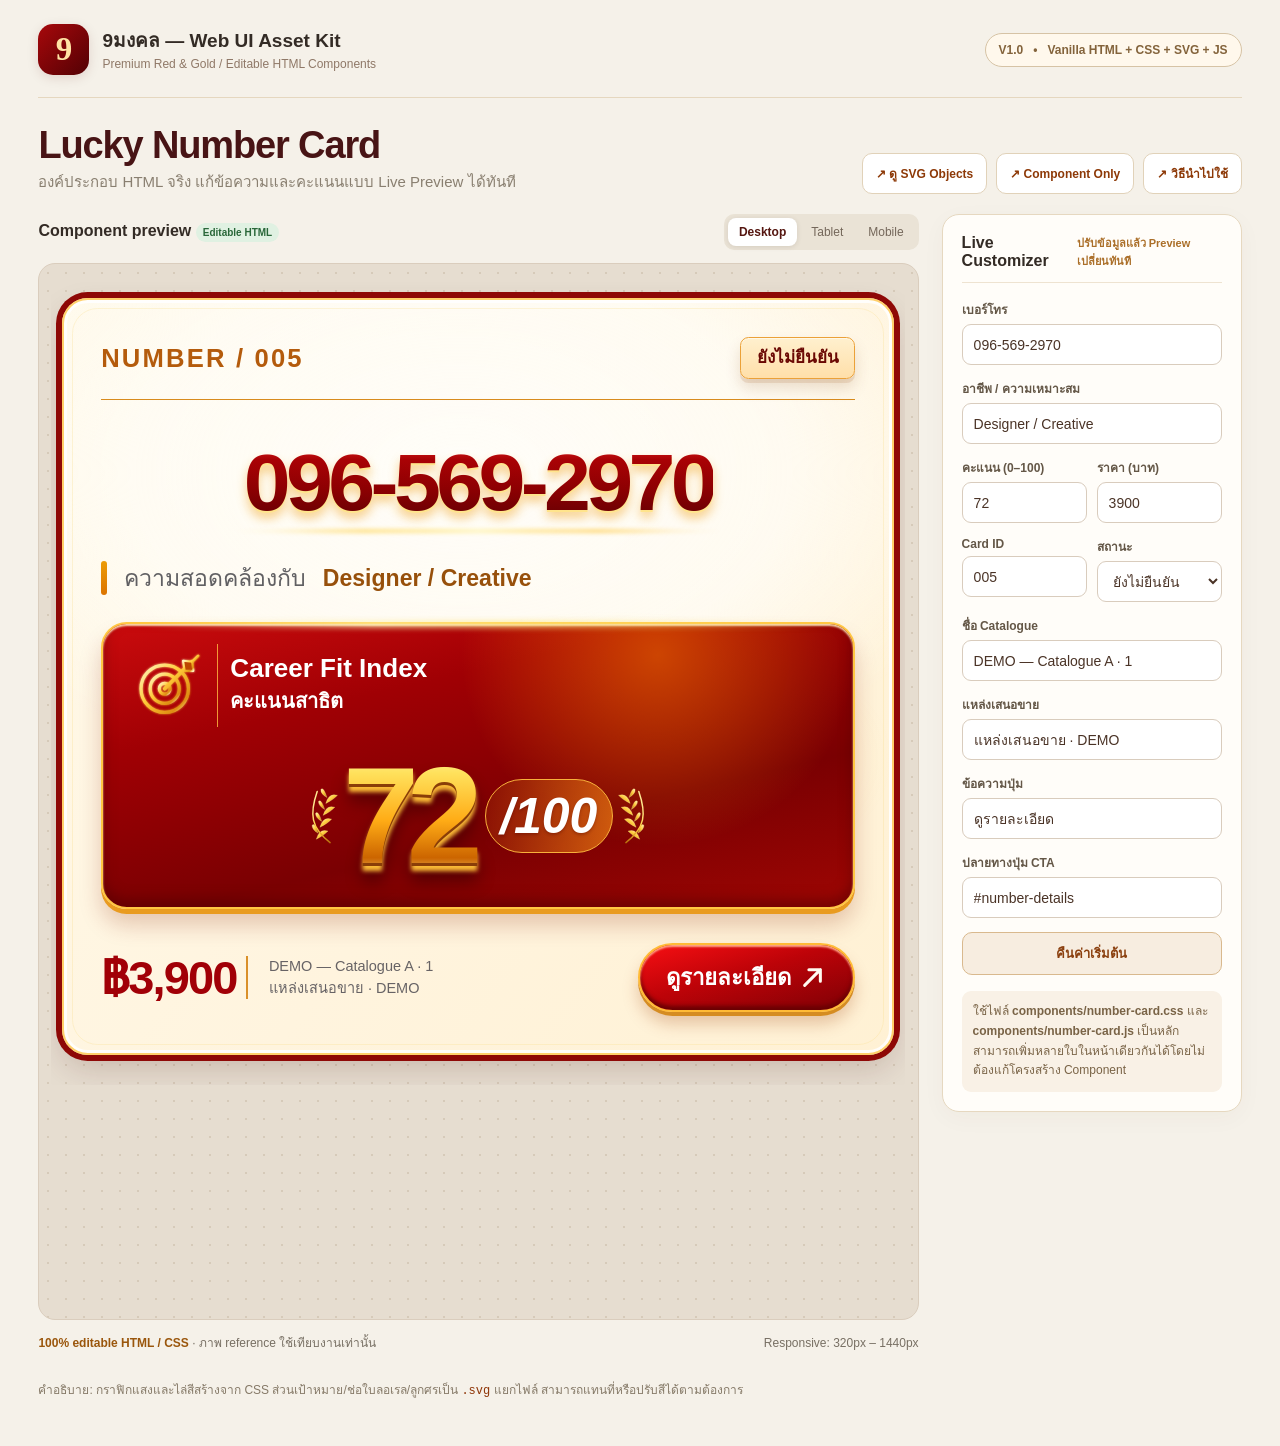
<file: reference-assets/number-card-html-kit-v1/index.html>
<!doctype html>
<html lang="th"><head><meta charset="utf-8"><meta name="viewport" content="width=device-width, initial-scale=1"><meta name="color-scheme" content="light"><title>9มงคล | Number Card — HTML Object Kit</title>
<style>
*{box-sizing:border-box}body{margin:0;background:#f5f1e9;color:#332b25;font-family:'Noto Sans Thai','Noto Looped Thai',Tahoma,Arial,sans-serif;font-size:15px}a{color:inherit}.shell{max-width:1580px;margin:auto;padding:24px clamp(16px,3vw,44px) 45px}.head{display:flex;align-items:center;justify-content:space-between;gap:20px;margin-bottom:26px;border-bottom:1px solid #e5d7bf;padding-bottom:22px}.brand{display:flex;align-items:center;gap:13px}.brand-mark{display:grid;place-items:center;width:51px;height:51px;border-radius:15px;background:linear-gradient(135deg,#a7080b,#520104);box-shadow:0 3px 12px #58000420;color:#ffe3a4;font-family:Georgia,serif;font-size:33px;font-weight:bold}.brand strong{display:block;font-size:19px;line-height:1.4}.brand small{font-size:12px;color:#8f7867}.tag{border:1px solid #d6c3a5;border-radius:999px;padding:9px 13px;color:#83633b;font-size:12px;font-weight:750;white-space:nowrap;background:#fff8ec}.intro{display:flex;align-items:flex-end;justify-content:space-between;gap:20px;margin-bottom:20px}.intro h1{font-size:clamp(25px,3vw,38px);margin:0 0 3px;color:#481415;letter-spacing:-.03em}.intro p{margin:0;color:#897f70}.intro-links{display:flex;gap:9px;flex-wrap:wrap}.link-pill{display:inline-flex;align-items:center;gap:8px;text-decoration:none;background:#fff;border:1px solid #e1d2b9;padding:10px 13px;border-radius:10px;font-weight:700;font-size:12px;color:#8d3907}.content{display:grid;grid-template-columns:minmax(0,1fr) 300px;gap:23px;align-items:start}.preview-shell{min-width:0}.switches{display:flex;justify-content:space-between;align-items:center;gap:10px;margin-bottom:13px;flex-wrap:wrap}.switches h2,.panel h2{font-size:16px;margin:0}.device-group{display:flex;align-items:center;gap:3px;background:#eae3d6;padding:4px;border-radius:10px}.device-group button{font:inherit;font-size:12px;border:0;background:transparent;color:#74675a;padding:7px 11px;border-radius:8px;cursor:pointer}.device-group button.selected{color:#551610;background:white;box-shadow:0 1px 5px #40312420;font-weight:750}.preview-area{background:#e6ddd0;border:1px solid #dacdbd;border-radius:17px;overflow:auto;padding:18px 12px;display:flex;justify-content:center;align-items:flex-start;min-height:430px;background-image:radial-gradient(#d6cab9 1px,transparent 1px);background-size:18px 18px}.preview-iframe{width:100%;min-width:0;border:0;display:block;min-height:380px;max-width:100%;background:transparent;transition:width .2s ease}.preview-area[data-device="tablet"] .preview-iframe{width:760px;flex:0 0 760px}.preview-area[data-device="mobile"] .preview-iframe{width:390px;flex:0 0 390px}.below{display:flex;justify-content:space-between;gap:15px;align-items:center;margin-top:13px;color:#776f63;font-size:12px}.below strong{color:#9a560c}.panel{background:#fffdf9;border:1px solid #e6d8c0;border-radius:17px;padding:19px;box-shadow:0 6px 24px #55411c09}.panel-head{display:flex;align-items:center;justify-content:space-between;gap:10px;padding-bottom:12px;border-bottom:1px solid #eee3d1;margin-bottom:17px}.panel-head small{font-size:11px;color:#ab6f29;font-weight:700}.field{display:block;margin-bottom:14px}.field>span{display:block;color:#645747;font-size:12px;font-weight:700;margin-bottom:5px}.field input,.field select{font:inherit;font-size:14px;width:100%;border:1px solid #d9ccbd;background:#fff;border-radius:9px;padding:10px 11px;min-height:41px;color:#4a3326}.field input:focus,.field select:focus{outline:2px solid #c78331;outline-offset:1px}.field-row{display:grid;grid-template-columns:1fr 1fr;gap:10px}.sub{font-size:12px;color:#8c7b67;margin:0 0 15px;line-height:1.75}.checkline{display:flex;align-items:center;gap:7px;margin-bottom:15px;font-size:13px;color:#5c4d3d}.checkline input{accent-color:#9d0908}.reset{display:block;width:100%;border-radius:10px;padding:10px;font:inherit;font-size:13px;font-weight:700;background:#f7ede0;border:1px solid #d9b98e;color:#8a3f0e;cursor:pointer}.tip{background:#f9f1e6;border-radius:9px;padding:11px;font-size:12px;line-height:1.65;color:#796346;margin-top:16px}.note{font-size:12px;color:#857967;line-height:1.65;padding:17px 0 0}.note code{font-family:ui-monospace,monospace;color:#8f3507}.card-badge{display:inline-block;background:#e0f1e2;color:#296739;border-radius:99px;font-size:10px;padding:4px 7px;font-weight:700}.cta-link{color:#944501;font-weight:700;text-underline-offset:2px}@media(max-width:1150px){.content{grid-template-columns:1fr}.panel{order:-1;display:grid;grid-template-columns:1fr 1fr 1fr;gap:6px 15px}.panel-head{grid-column:1/-1}.sub,.tip{grid-column:1/-1}.checkline{align-self:center}.reset{align-self:end}}@media(max-width:700px){.head,.intro{align-items:flex-start}.head{flex-direction:column}.intro{flex-direction:column}.shell{padding:17px 12px 30px}.preview-area{padding:11px 4px;min-height:300px}.panel{display:block;padding:15px}.preview-area[data-device="tablet"] .preview-iframe{width:760px}.tag{font-size:11px}}
</style></head>
<body><div class="shell">
<header class="head"><div class="brand"><div class="brand-mark">9</div><div><strong>9มงคล — Web UI Asset Kit</strong><small>Premium Red & Gold / Editable HTML Components</small></div></div><span class="tag">V1.0 &nbsp; • &nbsp; Vanilla HTML + CSS + SVG + JS</span></header>
<div class="intro"><div><h1>Lucky Number Card</h1><p>องค์ประกอบ HTML จริง แก้ข้อความและคะแนนแบบ Live Preview ได้ทันที</p></div><nav class="intro-links"><a class="link-pill" href="assets-gallery.html">↗ ดู SVG Objects</a><a class="link-pill" href="examples/standalone.html">↗ Component Only</a><a class="link-pill" href="docs/INTEGRATION.md">↗ วิธีนำไปใช้</a></nav></div>
<div class="content"><section class="preview-shell"><div class="switches"><h2>Component preview <span class="card-badge">Editable HTML</span></h2><div class="device-group" role="group" aria-label="Preview device"><button type="button" data-device="desktop" class="selected">Desktop</button><button type="button" data-device="tablet">Tablet</button><button type="button" data-device="mobile">Mobile</button></div></div><div class="preview-area" data-device="desktop"><iframe class="preview-iframe" id="live-preview" src="examples/embed-preview.html" title="ตัวอย่าง Card แบบ Responsive"></iframe></div><div class="below"><span><strong>100% editable HTML / CSS</strong> · ภาพ reference ใช้เทียบงานเท่านั้น</span><span>Responsive: 320px – 1440px</span></div><p class="note">คำอธิบาย: กราฟิกแสงและไล่สีสร้างจาก CSS ส่วนเป้าหมาย/ช่อใบลอเรล/ลูกศรเป็น <code>.svg</code> แยกไฟล์ สามารถแทนที่หรือปรับสีได้ตามต้องการ</p></section>
<aside class="panel"><div class="panel-head"><h2>Live Customizer</h2><small>ปรับข้อมูลแล้ว Preview เปลี่ยนทันที</small></div><label class="field"><span>เบอร์โทร</span><input id="phone" type="text" value="096-569-2970" maxlength="20" autocomplete="off"></label><label class="field"><span>อาชีพ / ความเหมาะสม</span><input id="profession" type="text" value="Designer / Creative" maxlength="90"></label><div class="field-row"><label class="field"><span>คะแนน (0–100)</span><input id="score" type="number" value="72" min="0" max="100"></label><label class="field"><span>ราคา (บาท)</span><input id="price" type="number" value="3900" min="0"></label></div><div class="field-row"><label class="field"><span>Card ID</span><input id="card-id" type="text" value="005" maxlength="15"></label><label class="field"><span>สถานะ</span><select id="status"><option value="ยังไม่ยืนยัน">ยังไม่ยืนยัน</option><option value="ยืนยันแล้ว">ยืนยันแล้ว</option><option value="รอตรวจสอบ">รอตรวจสอบ</option></select></label></div><label class="field"><span>ชื่อ Catalogue</span><input id="catalogue" type="text" value="DEMO — Catalogue A · 1"></label><label class="field"><span>แหล่งเสนอขาย</span><input id="seller" type="text" value="แหล่งเสนอขาย · DEMO"></label><label class="field"><span>ข้อความปุ่ม</span><input id="button" type="text" value="ดูรายละเอียด"></label><label class="field"><span>ปลายทางปุ่ม CTA</span><input id="link" type="text" value="#number-details"></label><button type="button" id="reset" class="reset">คืนค่าเริ่มต้น</button><div class="tip">ใช้ไฟล์ <strong>components/number-card.css</strong> และ <strong>components/number-card.js</strong> เป็นหลัก สามารถเพิ่มหลายใบในหน้าเดียวกันได้โดยไม่ต้องแก้โครงสร้าง Component</div></aside></div>
</div><script src="js/demo.js"></script></body></html>
</file>
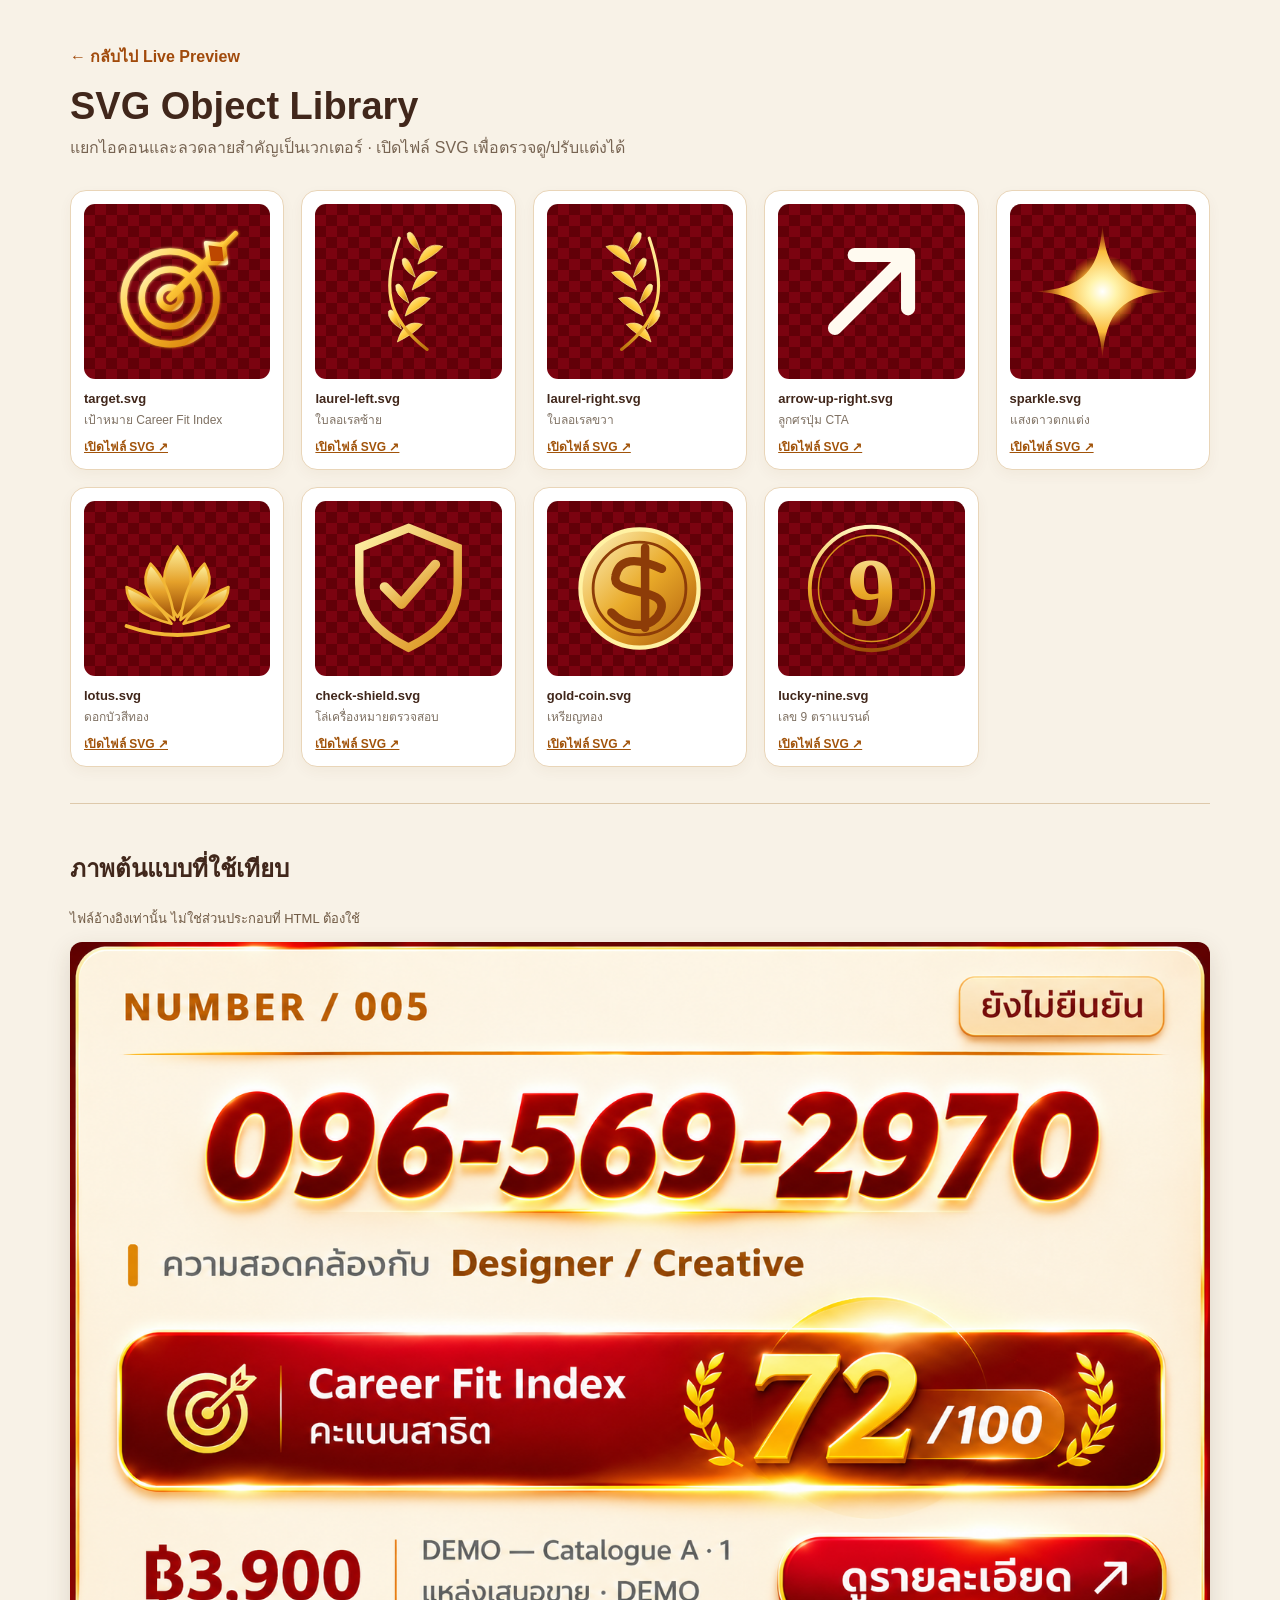
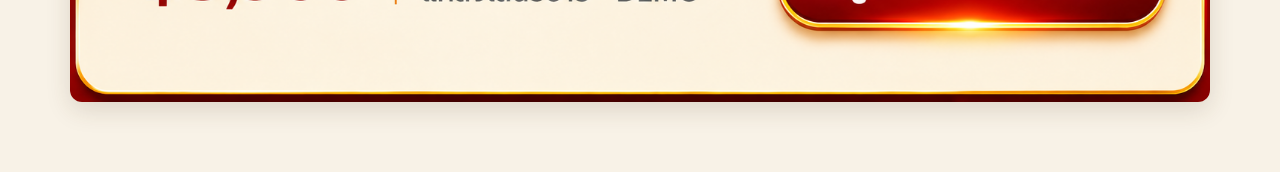
<file: reference-assets/number-card-html-kit-v1/assets-gallery.html>
<!doctype html><html lang="th"><head><meta charset="utf-8"><meta name="viewport" content="width=device-width,initial-scale=1"><title>9มงคล — SVG Objects</title><style>*{box-sizing:border-box}body{margin:0;background:#f8f2e7;color:#41271b;font-family:'Noto Sans Thai',Tahoma,sans-serif}.wrap{max-width:1180px;margin:auto;padding:28px 20px 70px}h1{font-size:clamp(25px,3vw,38px);margin:0}.sub{color:#776452;margin-top:7px;margin-bottom:30px}.back{text-decoration:none;color:#a14a0b;font-weight:700}.items{display:grid;grid-template-columns:repeat(auto-fit,minmax(205px,1fr));gap:17px}.asset{border:1px solid #e9d5b8;background:white;border-radius:16px;padding:13px;box-shadow:0 5px 14px #6a39000c}.visual{height:175px;border-radius:11px;display:grid;place-items:center;background-color:#620008;background-image:linear-gradient(45deg,#7b0310 25%,transparent 25%),linear-gradient(-45deg,#7b0310 25%,transparent 25%),linear-gradient(45deg,transparent 75%,#7b0310 75%),linear-gradient(-45deg,transparent 75%,#7b0310 75%);background-size:22px 22px;background-position:0 0,0 11px,11px -11px,-11px 0}.visual img{width:135px;height:135px;object-fit:contain}.filename{font-weight:800;font-size:13px;word-break:break-word;margin:12px 0 4px}.use{font-size:12px;color:#7e7062;margin-bottom:8px}.asset a{font-size:12px;color:#a1530a;font-weight:800;text-decoration:underline}.ref{margin-top:36px;border-top:1px solid #dec9ab;padding-top:25px}.ref img{max-width:100%;border-radius:12px;display:block;box-shadow:0 8px 25px #48351b26}.ref p{font-size:13px;color:#705a44}</style></head><body><div class="wrap"><p><a class="back" href="index.html">← กลับไป Live Preview</a></p><h1>SVG Object Library</h1><p class="sub">แยกไอคอนและลวดลายสำคัญเป็นเวกเตอร์ · เปิดไฟล์ SVG เพื่อตรวจดู/ปรับแต่งได้</p><div class="items" id="grid"></div><section class="ref"><h2>ภาพต้นแบบที่ใช้เทียบ</h2><p>ไฟล์อ้างอิงเท่านั้น ไม่ใช่ส่วนประกอบที่ HTML ต้องใช้</p><img loading="lazy" src="assets/reference/original_reference.png" alt="Original reference card"></section></div><script>const arr=[['target','เป้าหมาย Career Fit Index'],['laurel-left','ใบลอเรลซ้าย'],['laurel-right','ใบลอเรลขวา'],['arrow-up-right','ลูกศรปุ่ม CTA'],['sparkle','แสงดาวตกแต่ง'],['lotus','ดอกบัวสีทอง'],['check-shield','โล่เครื่องหมายตรวจสอบ'],['gold-coin','เหรียญทอง'],['lucky-nine','เลข 9 ตราแบรนด์']];document.getElementById('grid').innerHTML=arr.map(([f,d])=>`<article class="asset"><div class="visual"><img src="assets/icons/${f}.svg" alt="${d}"></div><div class="filename">${f}.svg</div><div class="use">${d}</div><a href="assets/icons/${f}.svg" target="_blank" rel="noopener">เปิดไฟล์ SVG ↗</a></article>`).join('');</script></body></html>
</file>
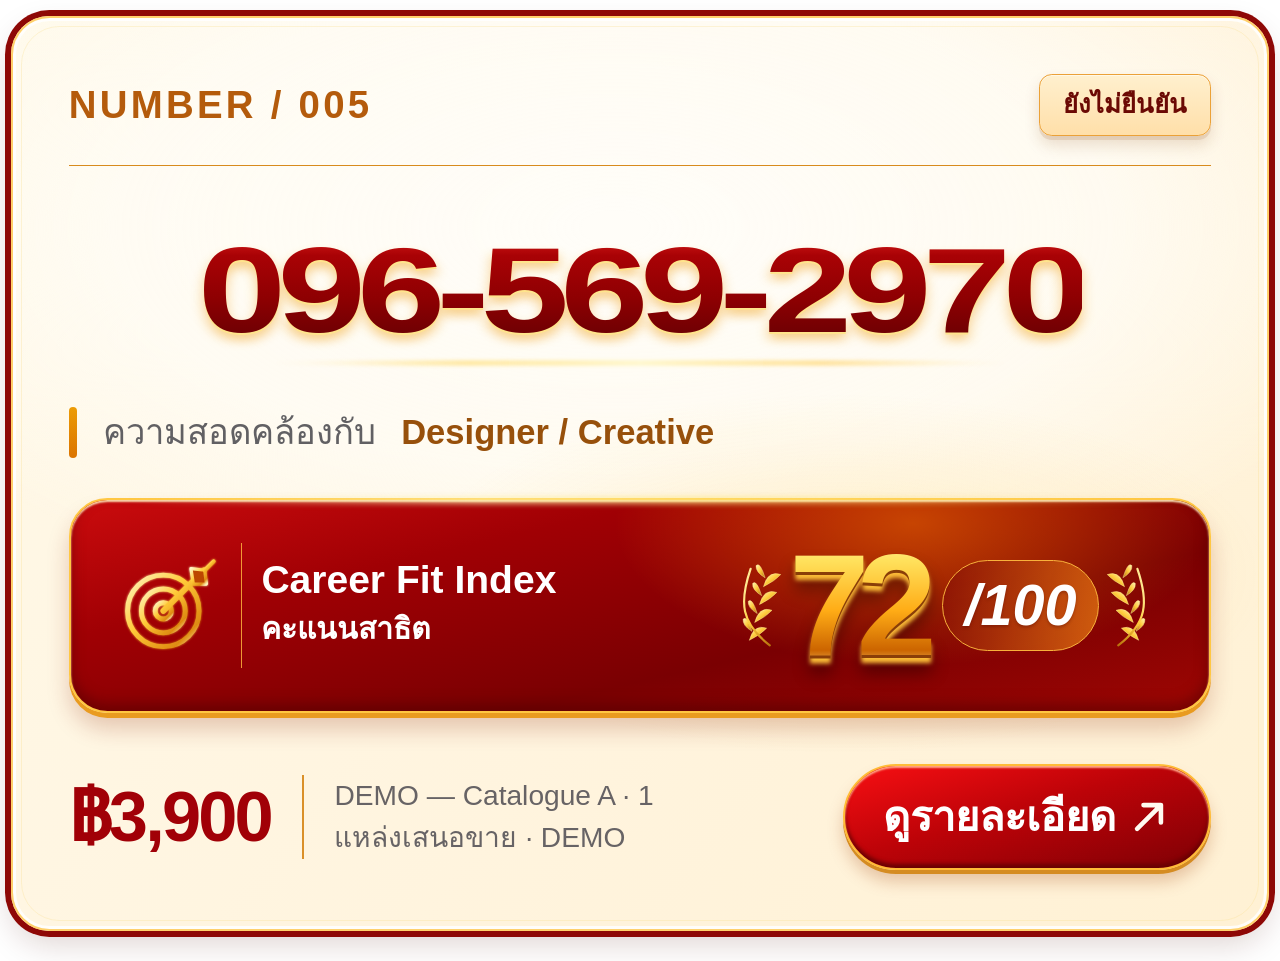
<file: reference-assets/number-card-html-kit-v1/examples/embed-preview.html>
<!doctype html><html lang="th"><head><meta charset="utf-8"><meta name="viewport" content="width=device-width,initial-scale=1"><title>9มงคล preview frame</title><link rel="stylesheet" href="../components/number-card.css"><style>html,body{margin:0;overflow:hidden;background:transparent}body{padding:9px 11px 23px}#number-card-stage{max-width:1440px;margin:7px auto}</style></head><body><div id="number-card-stage"></div><script src="../components/number-card.js"></script><script>let current={};function paint(){NineMongkolNumberCard.mount('#number-card-stage',current,{assetBase:'../assets/icons'});post();}function post(){parent.postMessage({type:'9MONGKOL_HEIGHT',height:document.documentElement.scrollHeight},'*');}window.addEventListener('message',e=>{if(e.data?.type==='9MONGKOL_UPDATE'){current=e.data.data;paint();}});window.addEventListener('resize',post);paint();</script></body></html>
</file>
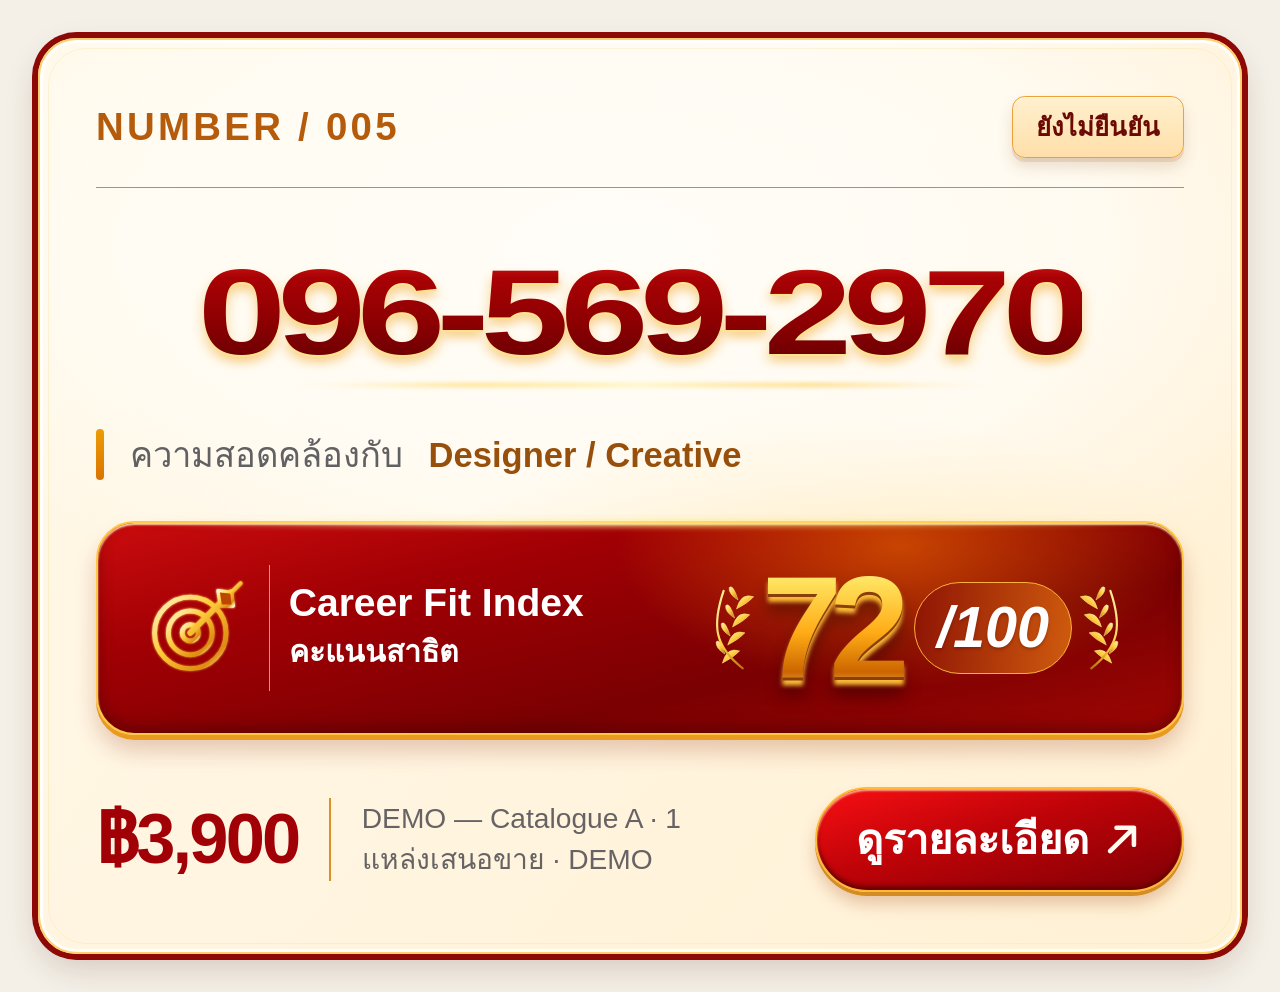
<file: reference-assets/number-card-html-kit-v1/examples/standalone.html>
<!doctype html>
<html lang="th"><head><meta charset="utf-8"><meta name="viewport" content="width=device-width, initial-scale=1"><title>9มงคล — Standalone Number Card</title><link rel="stylesheet" href="../components/number-card.css"><style>body{margin:0;background:#f4f0e7;padding:clamp(14px,3vw,45px);font-family:'Noto Sans Thai',Tahoma,sans-serif}main{max-width:1440px;margin:0 auto}</style></head><body><main id="my-card"></main><script src="../components/number-card.js"></script><script>
// Example: connect this data to your catalog/API/CMS.
const numberData = {
  id:'005', phone:'0965692970', status:'ยังไม่ยืนยัน', verified:false,
  profession:'Designer / Creative', score:72, totalScore:100,
  price:3900, catalogue:'DEMO — Catalogue A · 1',
  seller:'แหล่งเสนอขาย · DEMO', buttonLabel:'ดูรายละเอียด',
  detailUrl:'#number-details'
};
NineMongkolNumberCard.mount('#my-card', numberData, {assetBase:'../assets/icons'});
</script></body></html>
</file>
<file: web/styles.css>
:root{--navy:#071d32;--navy2:#12314a;--ink:#152c40;--slate:#708195;--mint:#bbefde;--teal:#24745c;--background:#f6f8f8;--white:#fff;--line:#e3e9ec;--soft:#eef2f4;--radius:13px;font-family:Inter,"IBM Plex Sans Thai","Noto Sans Thai",-apple-system,BlinkMacSystemFont,"Segoe UI",sans-serif;color:var(--ink)}
*{box-sizing:border-box}html{scroll-behavior:smooth}body{margin:0;background:var(--background);font-size:14px}button,input,select{font:inherit}button{cursor:pointer}a{text-decoration:none;color:inherit}[hidden]{display:none!important}h1,h2,h3,h4,p{margin-top:0}h1,h2,h3,h4{letter-spacing:-.045em}h1{font-size:clamp(30px,3vw,44px);line-height:1.18;margin-bottom:9px;font-weight:750}h2{font-size:29px}h3{font-size:19px}p{line-height:1.65}.app-shell{display:flex;min-height:100vh}.sidebar{width:246px;flex:0 0 246px;background:var(--navy);color:#e8f1f1;min-height:100vh;position:sticky;top:0;height:100vh;display:flex;flex-direction:column;padding:32px 15px 16px;z-index:30}.brand{display:flex;align-items:center;gap:10px;padding:0 9px;margin-bottom:53px}.brand-mark{width:42px;height:42px;background:#b6f1da;border-radius:11px;color:var(--navy);display:flex;align-items:center;justify-content:center;font-size:31px;font-weight:900;letter-spacing:-.15em}.brand-point{font-size:31px;color:#398c6b;margin-left:0}.brand-visual{transform:translateX(-3px)}.brand-title{display:flex;flex-direction:column;gap:4px}.brand-title strong{font-size:17px;letter-spacing:-.085em;font-weight:850}.brand-title strong span{color:#98dac2}.brand-title small{font-size:8px;letter-spacing:.17em;color:#97aabc;font-weight:650}.side-label{font-size:9px;font-weight:750;letter-spacing:.19em;color:#8398aa;padding:0 14px;margin-bottom:12px}.side-label-inner{margin:27px 0 12px;padding-left:13px}.navigation{display:flex;flex-direction:column}.nav-item{display:flex;align-items:center;gap:13px;color:#a9bac7;font-weight:540;text-align:left;border:0;background:transparent;width:100%;border-radius:9px;padding:12px 13px;font-size:12px;transition:background .18s,color .18s}.nav-item:hover{background:#16334d;color:white}.nav-item.active{background:#224760;color:#fff}.nav-item.active .nav-icon{color:var(--mint)}.nav-icon{font-size:22px;width:24px;text-align:center;line-height:1;color:#88a8b5;font-family:Arial,sans-serif}.sidebar-bottom{margin-top:auto}.sidebar-notice{border:1px solid #2f4960;border-radius:10px;padding:14px;display:flex;flex-direction:column;gap:8px;background:#0c2a42}.sidebar-notice strong{font-size:10px;letter-spacing:.08em;color:#c5f3df}.sidebar-notice small{color:#9eb4be;font-size:10px;line-height:1.6}.live-indicator{width:7px;height:7px;display:inline-block;background:#95ddbf;border-radius:50%}.sidebar-footer{display:flex;justify-content:space-between;padding:21px 4px 0;color:#7894a4;font-size:9px;letter-spacing:.1em}.main-wrap{flex:1;min-width:0}.topbar{height:72px;border-bottom:1px solid var(--line);background:#fff;display:flex;align-items:center;justify-content:space-between;padding:0 clamp(24px,3vw,52px)}.breadcrumb{display:flex;align-items:center;gap:13px;font-size:11px}.breadcrumb>span:first-child{font-size:10px;color:#9babb4;font-weight:700;letter-spacing:.12em}.breadcrumb strong{font-weight:700}.breadcrumb-divider{color:#b6c1c9}.topbar-actions{display:flex;align-items:center;gap:18px}.status-chip{display:inline-flex;align-items:center;gap:8px;font-size:9px;font-weight:780;letter-spacing:.12em;color:#6a798a}.status-chip span{width:7px;height:7px;background:#71ca9c;border-radius:100%}.content{padding:38px clamp(24px,3vw,52px) 24px;max-width:1750px;margin:auto}.view{display:none;animation:fade .3s ease}.view.active{display:block}@keyframes fade{from{opacity:.4;transform:translateY(6px)}to{opacity:1;transform:none}}.page-heading{display:flex;align-items:start;justify-content:space-between;gap:18px;margin-bottom:29px}.page-heading p{color:#728395;margin-bottom:0;font-size:13px}.eyebrow,.section-kicker{color:#598573;font-size:10px;font-weight:820;letter-spacing:.17em}.eyebrow{display:flex;align-items:center;gap:11px;margin-bottom:14px}.eyebrow-line{width:28px;height:1px;background:#a0bdac}.heading-dot{color:#40a67e}.version-pill{border:1px solid #d9e4de;background:#f2f7f4;border-radius:6px;padding:9px 11px;color:#527c68;font-size:9px;font-weight:760;letter-spacing:.09em;white-space:nowrap}.hero{border-radius:15px;background:linear-gradient(125deg,#092337,#153c48 75%,#1c5256);color:white;min-height:287px;overflow:hidden;display:grid;grid-template-columns:1.1fr .9fr;position:relative;margin-bottom:20px}.hero-copy{padding:31px 42px;position:relative;z-index:2}.hero-eyebrow{color:#8ac7ac;font-size:9px;font-weight:800;letter-spacing:.16em;margin-bottom:16px}.hero h2{font-size:clamp(31px,3.1vw,46px);line-height:1.13;font-weight:760;letter-spacing:-.05em;margin-bottom:12px}.hero h2 em{color:#b1ebd5;font-style:normal}.hero p{font-size:12px;color:#b8cbd0;line-height:1.7;max-width:510px;margin-bottom:22px}.hero-design{position:relative;overflow:hidden}.orbit{border:1px solid rgba(165,237,216,.19);border-radius:50%;position:absolute;left:45%;top:50%;transform:translate(-50%,-50%)}.orbit-one{width:340px;height:340px}.orbit-two{width:470px;height:470px}.hero-orb{width:229px;height:229px;border-radius:50%;background:radial-gradient(circle at 30% 22%,#c9ffe4 0,#7fc4ae 34%,#356a72 70%,#10384a 100%);box-shadow:0 0 65px #8cd9c023,inset -24px -20px 45px #092b4480;position:absolute;left:45%;top:50%;transform:translate(-50%,-50%);display:flex;flex-direction:column;align-items:center;justify-content:center}.hero-orb>span{color:#093643;font-size:99px;font-weight:790;letter-spacing:-.16em;transform:translateX(-8px);line-height:1}.hero-orb>span span{color:#f1fffb}.hero-orb small{font-size:8px;font-weight:800;color:#15565e;letter-spacing:.11em;margin-top:7px}.hero-coordinate{position:absolute;font-size:9px;color:#a8c4c4;letter-spacing:.16em}.coord-1{right:22px;top:25px}.coord-2{bottom:22px;left:4px}.button{border:0;display:inline-flex;align-items:center;justify-content:center;gap:12px;border-radius:7px;padding:12px 17px;font-weight:720;font-size:12px;transition:transform .2s,opacity .2s}.button:hover{transform:translateY(-1px)}.button-dark{background:var(--navy);color:white}.button-mint{background:var(--mint);color:var(--navy)}.button-sm{padding:10px 14px;font-size:11px}.button-outline{border:1px solid #d8e0e5;background:#fff;color:#526677}.button-icon{font-size:19px;line-height:.7}.stats-grid{display:grid;grid-template-columns:repeat(4,minmax(0,1fr));gap:16px;margin-bottom:20px}.stat-card{background:#fff;border:1px solid var(--line);border-radius:12px;padding:21px 22px 20px}.stat-top{display:flex;justify-content:space-between;align-items:center;color:#8595a0;font-size:10px;font-weight:760;letter-spacing:.13em}.stat-symbol{font-size:25px;color:#abcbbf;font-weight:400}.stat-value{font-size:39px;font-weight:740;letter-spacing:-.06em;margin-top:16px;line-height:1.2;color:#172f42;font-variant-numeric:tabular-nums}.stat-note{color:#99a7ae;font-size:11px;margin-top:8px}.overview-grid{display:grid;grid-template-columns:1.23fr 1fr;gap:18px;margin-bottom:31px}.panel{background:#fff;border:1px solid var(--line);border-radius:12px;padding:25px}.panel-head{display:flex;justify-content:space-between;align-items:start;margin-bottom:25px;gap:12px}.panel-head h3{margin:8px 0 4px}.panel-head p{font-size:11px;color:#98a5ad;margin:0}.panel-icon{font-size:21px;color:#789d8c}.field{display:flex;flex-direction:column;gap:9px;min-width:0}.field>span{color:#8594a0;font-size:10px;letter-spacing:.08em;font-weight:760}.form-grid{display:grid;grid-template-columns:1fr 1fr;gap:13px}.control{width:100%;background:#fff;border:1px solid #dbe4e7;border-radius:7px;padding:11px 12px;outline:0;color:#2e475a;font-size:12px;min-height:42px;transition:border-color .2s,box-shadow .2s}.control:focus{border-color:#5c9e83;box-shadow:0 0 0 3px rgba(88,156,120,.12)}.control::placeholder{color:#acb8bf}.search-wide{margin-top:20px;width:100%;justify-content:space-between}.system-row{display:flex;align-items:center;justify-content:space-between;padding:10px 0;border-bottom:1px solid #eff2f3;font-size:11px;gap:10px}.system-row span{display:flex;gap:8px;align-items:center;color:#526779}.system-row strong{font-size:10px;font-weight:760;color:#39876b}.system-row:last-of-type strong{color:#9b9fa4}.healthy-dot,.info-dot{width:7px;height:7px;border-radius:50%;background:#4db587;display:inline-block}.info-dot{background:#e0ac5e}.system-disclaimer{color:#a0adb5;font-size:10px;margin-top:14px;line-height:1.6}.section-heading-row{margin-bottom:19px}.section-heading-row h3{margin:7px 0 0}.workflow-grid{display:grid;grid-template-columns:repeat(3,1fr);gap:18px}.workflow-item{border-top:1px solid #dbe2e5;padding:20px 5px}.workflow-num{font-size:11px;color:#358b6c;font-weight:800;margin-bottom:10px}.workflow-item h4{font-size:16px;margin:0 0 9px}.workflow-item p{font-size:11px;color:#8998a5;margin:0;max-width:310px}.site-footer{display:flex;justify-content:space-between;border-top:1px solid #e0e8eb;padding-top:21px;margin-top:32px;color:#a7b2bb;font-size:9px;font-weight:650;letter-spacing:.05em}.search-panel{margin-bottom:28px}.filter-grid{display:grid;grid-template-columns:1.3fr 1.2fr 1fr 1fr;gap:17px;margin-bottom:17px}.filter-wide{grid-column:span 2}.advanced-filters{margin:20px 0;border-top:1px solid #ebeff1;padding-top:15px}.advanced-filters summary{color:#487e69;font-weight:750;font-size:11px;cursor:pointer;display:flex;align-items:center;justify-content:space-between}.advanced-filters[open] .filter-grid{margin:18px 0 0;grid-template-columns:repeat(3,1fr)}.filter-actions{border-top:1px solid #ebeff1;padding-top:16px;display:flex;justify-content:space-between;align-items:center;gap:14px}.filter-actions>div{display:flex;gap:9px}.filter-helper{color:#9aa9b1;font-size:10px}.table-toolbar{display:flex;justify-content:space-between;align-items:center;gap:16px;margin:24px 0 15px}.table-toolbar h3{margin:0 0 5px}.table-toolbar h3 span{color:#419c78;font-size:14px;margin-left:6px}.table-toolbar p{font-size:11px;color:#97a4b0;margin:0}.table-legend{font-size:10px;color:#90a4a5}.legend-mark{width:8px;height:8px;display:inline-block;background:#5ab18b;border-radius:3px;margin-right:7px}.table-wrap{overflow-x:auto;border:1px solid var(--line);background:white;border-radius:11px}.results-table,.matrix-table{width:100%;border-collapse:collapse;text-align:left;white-space:nowrap}.results-table th,.matrix-table th{background:#f9fbfb;color:#93a2ad;letter-spacing:.095em;font-size:10px;font-weight:770;padding:17px 19px;border-bottom:1px solid var(--line)}.results-table td,.matrix-table td{padding:16px 19px;border-bottom:1px solid #edf1f2;font-size:12px;color:#4f6374}.results-table tr:last-child td,.matrix-table tr:last-child td{border-bottom:0}.results-table tbody tr:hover{background:#f9fcfb}.phone-link{font-size:15px;font-weight:800;letter-spacing:.025em;color:#133549;background:none;border:0;padding:0;white-space:nowrap}.phone-link:hover{color:#21926a}.subline{font-size:10px;color:#a0adb6;margin-top:5px}.fit-score{display:flex;align-items:center;gap:11px}.fit-score strong{font-size:14px;color:#1e7359;min-width:42px}.mini-track{height:5px;width:86px;border-radius:9px;background:#e9f2ee;overflow:hidden}.mini-track>span{display:block;height:100%;background:#52a984;border-radius:9px}.status-label{display:inline-flex;align-items:center;gap:6px;font-size:10px;border-radius:5px;padding:6px 9px;background:#f0f4f5;color:#718392}.status-label::before{content:"";width:6px;height:6px;border-radius:50%;background:#aebcc4}.status-label.available{background:#ecf8f1;color:#3d8b69}.status-label.available::before{background:#4caf85}.status-label.reserved{background:#fff8eb;color:#ad844c}.status-label.reserved::before{background:#dca65d}.status-label.sold,.status-label.unavailable{background:#fff0ef;color:#aa6868}.status-label.sold::before,.status-label.unavailable::before{background:#d78383}.view-button{background:#f0f5f2;color:#387e64;border:0;padding:8px 11px;border-radius:6px;font-size:11px;font-weight:750}.empty-row{text-align:center!important;padding:45px!important;color:#96a3ac!important}.pagination{display:flex;align-items:center;justify-content:space-between;margin-top:16px;color:#92a2ad;font-size:11px}.pagination-buttons{display:flex;align-items:center;gap:13px}.page-btn{border:1px solid var(--line);background:#fff;border-radius:6px;width:33px;height:32px;color:#476477;font-size:16px}.page-btn:disabled{opacity:.3;cursor:default}.pagination-buttons>span{font-size:12px;color:#334e60}.analyze-layout{display:grid;grid-template-columns:.87fr 1.13fr;gap:19px}.analyzer-input{padding:30px}.analyzer-input h3{margin:12px 0 6px;font-size:24px}.analyzer-input p{color:#8495a3;font-size:12px;margin-bottom:26px}.analyzer-input form{display:flex;flex-direction:column;gap:18px}.control-large{font-size:24px;letter-spacing:.06em;font-weight:700;padding:17px 14px;min-height:60px}.input-footnote{padding-top:20px;border-top:1px solid #e9edef;margin-top:28px;color:#94a4ad;font-size:11px;line-height:1.6}.analysis-placeholder{display:flex;flex-direction:column;justify-content:center;align-items:center;text-align:center;border:1px dashed #ccdcd6;background:#f0f6f3;border-radius:13px;min-height:400px;padding:25px}.placeholder-art{font-size:86px;font-weight:820;letter-spacing:-.17em;color:#a0c5b2;line-height:1.3}.placeholder-art span{font-size:27px;vertical-align:top;position:relative;top:12px;left:8px;color:#56a780}.analysis-placeholder h3{font-size:22px;margin:10px 0 6px}.analysis-placeholder p{font-size:12px;color:#81978e;max-width:330px}.notice-box{background:#eff8f3;border:1px solid #d8eadf;border-radius:9px;padding:16px 19px;margin-bottom:25px}.notice-box strong{font-size:12px;color:#347a61}.notice-box p{font-size:11px;color:#678979;margin:5px 0 0}.matrix-table th:not(:first-child),.matrix-table td:not(:first-child){text-align:center}.matrix-table td:first-child{font-weight:720;color:#25445a}.matrix-table .weight{font-variant-numeric:tabular-nums;color:#546f7e}.matrix-table .weight.strong{color:#198667;font-weight:800;background:#f2faf5}.matrix-table .weight.mid{color:#467b64}.bottom-help{font-size:11px;color:#8698a2;line-height:1.8;margin-top:17px}.bottom-help code,.csv-guide code{color:#1c6b5a;background:#ebf6f0;padding:2px 4px;border-radius:3px;font-family:monospace}.rule-toolbar{display:flex;justify-content:space-between;align-items:center;gap:20px;margin:25px 0 16px}.rule-toolbar h3{margin:0}.rule-controls{display:flex;gap:9px}.rule-controls .control{width:auto;min-width:170px}.rule-grid{display:grid;grid-template-columns:repeat(3,minmax(0,1fr));gap:15px}.rule-card{border:1px solid var(--line);border-radius:11px;background:#fff;padding:20px;min-height:163px}.rule-card-top{display:flex;align-items:center;justify-content:space-between;gap:9px}.rule-pair{font-size:27px;letter-spacing:-.04em;color:#153b4a;font-weight:850}.rule-type{font-size:9px;color:#438d6a;background:#eef7f2;border-radius:4px;padding:5px 7px;font-weight:750}.rule-type.negative{color:#ad7862;background:#fff3ef}.rule-card h4{margin:14px 0 6px;font-size:14px}.rule-card p{margin:0;font-size:11px;color:#8a9ba5;line-height:1.5}.rule-deltas{display:flex;flex-wrap:wrap;gap:5px;margin-top:13px}.rule-deltas span{font-size:9px;color:#4e876f;background:#f1f8f4;border-radius:4px;padding:4px 6px}.rule-deltas span.negative{color:#b87868;background:#fff4f2}.sources-list,.imports-list{margin-top:17px}.source-row,.import-row{display:flex;justify-content:space-between;gap:13px;padding:15px 0;border-bottom:1px solid #eef1f2}.source-row:last-child,.import-row:last-child{border:0}.source-row strong,.import-row strong{font-size:11px}.source-row span,.import-row span{font-size:11px;color:#89a0a8}.source-row p,.import-row p{font-size:10px;color:#a0aeb6;margin:4px 0 0}.csv-guide{margin-top:18px}.csv-guide h3{margin:9px 0}.csv-guide p{color:#8193a0;font-size:11px}.csv-guide pre{padding:19px;background:#f5f8f8;border-radius:8px;overflow-x:auto;font-size:11px;line-height:2;color:#466475}.muted-note{font-size:11px!important}.modal-backdrop{position:fixed;inset:0;display:flex;justify-content:center;align-items:center;background:rgba(7,26,39,.57);z-index:100;padding:20px;backdrop-filter:blur(4px)}.modal,.detail-modal{width:min(100%,530px);max-height:92vh;overflow:auto;background:#fff;border-radius:15px;padding:27px;box-shadow:0 25px 65px #0002}.detail-modal{width:min(100%,760px)}.modal-top{display:flex;align-items:start;justify-content:space-between;gap:15px}.modal-top h2{margin:7px 0 0;font-size:27px}.icon-button{border:1px solid #e6edef;background:#fff;border-radius:7px;width:35px;height:35px;color:#748997}.modal-subtitle{font-size:12px;color:#8a9ca8;margin:12px 0 24px}.modal form{display:flex;flex-direction:column;gap:17px}.check-row{display:flex;align-items:start;gap:10px;color:#536c7a;font-size:11px;line-height:1.7}.check-row input{margin-top:3px;accent-color:#236b52}.file-input{padding:8px}.modal-actions{display:flex;justify-content:end;gap:9px}.import-result{padding:13px;border-radius:7px;color:#315c4a;background:#eafaef;font-size:12px;line-height:1.7;margin-top:17px}.detail-summary{display:flex;justify-content:space-between;align-items:center;gap:15px;border:1px solid #e5eeeb;border-radius:10px;padding:19px;margin:17px 0 21px;background:#f7fbf9}.detail-number{font-size:28px;font-weight:840;letter-spacing:.01em;color:#133548}.detail-note{font-size:10px;color:#7c9989;margin-top:5px}.detail-score{font-size:30px;font-weight:850;color:#26805d;text-align:right}.detail-score small{display:block;font-size:9px;color:#86a296;letter-spacing:.08em}.detail-section{margin-top:22px}.detail-section h3{margin:0 0 12px;font-size:15px}.score-row{display:grid;grid-template-columns:140px 1fr 35px;align-items:center;gap:12px;margin:10px 0;font-size:11px}.score-track{height:7px;background:#eaf0ed;border-radius:5px;overflow:hidden}.score-track i{height:100%;display:block;background:#57aa85;border-radius:5px}.score-row b{text-align:right;color:#446b5b}.pair-list{display:flex;flex-wrap:wrap;gap:8px}.pair-tag{border:1px solid #e0e9e5;color:#6b8590;font-size:13px;font-weight:760;border-radius:7px;padding:9px 11px;background:#fafdfc}.pair-tag.matched{background:#e5f6ed;border-color:#bce2ca;color:#237a59}.trace-item{border-bottom:1px solid #edf2f0;padding:12px 0;display:grid;grid-template-columns:50px 1fr;gap:10px}.trace-code{font-weight:850;color:#237b61;font-size:18px}.trace-item strong{font-size:12px;color:#324e5b}.trace-item p{margin:3px 0 5px;color:#8296a0;font-size:11px}.delta-chip{font-size:10px;color:#54856d;margin-right:9px}.delta-chip.minus{color:#c2836b}.detail-offer-row{display:flex;justify-content:space-between;align-items:center;padding:11px 0;border-bottom:1px solid #edf1f2;gap:16px}.detail-offer-row strong{font-size:11px}.detail-offer-row small{display:block;color:#98a8b0;margin-top:4px;font-size:9px}.detail-offer-row a{font-size:11px;color:#247f60;text-decoration:underline}.detail-offer-row .price{font-size:14px;font-weight:780;color:#17394a}.detail-disclaimer{font-size:10px;line-height:1.7;color:#8c9eaa;background:#f3f7f6;border-radius:7px;padding:12px;margin-top:23px}.toast{position:fixed;z-index:200;right:24px;bottom:25px;background:#143449;color:#fff;box-shadow:0 12px 35px #15293640;border-radius:9px;padding:13px 19px;font-size:12px;max-width:390px;opacity:0;transform:translateY(10px);pointer-events:none;transition:.2s}.toast.show{opacity:1;transform:none}.global-message{background:#fff3ea;border:1px solid #eecdbb;border-radius:8px;padding:13px;color:#a85b44;margin-bottom:20px;font-size:12px}.mobile-menu{display:none;border:0;background:none;font-size:21px;color:#29495d}
@media(max-width:1250px){.sidebar{width:216px;flex-basis:216px}.hero-copy{padding:28px}.stats-grid{gap:10px}.stat-card{padding:17px}.filter-grid{grid-template-columns:1fr 1fr 1fr}.filter-wide{grid-column:span 1}.rule-grid{grid-template-columns:repeat(2,minmax(0,1fr))}.results-table th,.results-table td{padding:14px 13px}}
@media(max-width:1000px){.sidebar{position:fixed;left:0;top:0;bottom:0;transform:translateX(-100%);transition:transform .25s;box-shadow:10px 0 30px #0b243420}.sidebar.open{transform:translateX(0)}.mobile-menu{display:block}.topbar{padding:0 22px;justify-content:start;gap:17px}.topbar-actions{margin-left:auto}.content{padding:30px 22px}.stats-grid{grid-template-columns:repeat(2,1fr)}.overview-grid{grid-template-columns:1fr}.hero{grid-template-columns:1.2fr .8fr}.hero-orb{width:180px;height:180px}.hero-orb>span{font-size:75px}.orbit-one{width:250px;height:250px}.orbit-two{width:360px;height:360px}.analyze-layout{grid-template-columns:1fr 1fr}}
@media(max-width:700px){h1{font-size:32px}.topbar{height:62px}.topbar-actions .status-chip{display:none}.topbar-actions .button{padding:9px}.content{padding:27px 15px}.page-heading{flex-direction:column}.hero{grid-template-columns:1fr;min-height:360px}.hero-copy{padding:24px 24px 160px}.hero h2{font-size:36px}.hero-design{position:absolute;bottom:-40px;right:-50px;width:260px;height:230px}.hero-orb{width:145px;height:145px}.hero-orb>span{font-size:58px}.hero-orb small{font-size:5px}.orbit-one{width:220px;height:220px}.orbit-two{width:300px;height:300px}.stats-grid{gap:9px}.stat-card{padding:16px}.stat-value{font-size:29px}.stat-top{font-size:8px}.stat-note{font-size:9px}.form-grid,.filter-grid,.advanced-filters[open] .filter-grid,.analyze-layout,.workflow-grid{grid-template-columns:1fr}.filter-wide{grid-column:auto}.panel{padding:20px}.filter-actions{align-items:stretch;flex-direction:column}.filter-actions>div{justify-content:stretch}.filter-actions>div button{flex:1}.table-toolbar{align-items:start;flex-direction:column}.rule-grid{grid-template-columns:1fr}.rule-toolbar{align-items:stretch;flex-direction:column}.rule-controls{flex-wrap:wrap}.rule-controls .control{flex:1;min-width:130px}.site-footer{gap:9px;flex-direction:column}.detail-summary{align-items:start;flex-direction:column}.detail-score{text-align:left}.score-row{grid-template-columns:100px 1fr 25px}.breadcrumb>span:first-child{display:none}.breadcrumb-divider{display:none}.topbar .button{font-size:10px}.modal,.detail-modal{padding:19px}}

.heading-actions{display:flex;gap:9px}.import-tabs{display:grid;grid-template-columns:1fr 1fr;gap:6px;padding:4px;border-radius:9px;background:#edf2f0;margin:0 0 20px}.import-tab{border:0;border-radius:6px;padding:10px;background:transparent;color:#6d8390;font-size:11px;font-weight:740}.import-tab.active{background:#fff;color:#216a53;box-shadow:0 1px 6px #1a40341a}.paste-textarea{min-height:145px;resize:vertical;line-height:1.9;font-family:monospace}.paste-hint{color:#91a4ac;font-size:10px;line-height:1.6}@media(max-width:700px){.heading-actions{width:100%}.heading-actions .button{flex:1}}
</file>
<file: web/storefront.css>
/* Number Intelligence v0.2 — independently designed, service-led numerology storefront.
   Reference is information architecture and filter patterns, not Somjade brand identity. */
:root{--navy:#1d3035;--navy2:#273d40;--ink:#273536;--slate:#7a8484;--mint:#f4e7d0;--teal:#80612f;--background:#f8f7f4;--white:#fff;--line:#e8e5de;--soft:#f5f2ec;--radius:12px;--gold:#a47b47;--cream:#faf5ec;--deep:#26383b;color:#263536;font-family:"Noto Sans Thai","Thonburi","Tahoma",-apple-system,BlinkMacSystemFont,"Segoe UI",sans-serif}
body{background:#f8f7f4;color:#263536;font-size:14px}h1,h2,h3,h4{letter-spacing:-.035em}.app-shell{display:block;min-height:100vh}.main-wrap{width:100%}.sidebar{width:100%;height:83px;min-height:0;position:sticky;z-index:40;top:0;display:flex;flex-direction:row;align-items:center;justify-content:space-between;gap:20px;flex:0 0 auto;padding:0 max(28px,calc((100vw - 1300px)/2));background:#fff;color:#2c3937;border-bottom:1px solid #e9e5db;box-shadow:0 2px 10px rgba(45,45,34,.025)}
.brand{padding:0;margin:0;display:flex;align-items:center;gap:12px;flex-shrink:0}.brand-mark{width:43px;height:43px;background:#293b3b;border:1px solid #b79765;border-radius:50%;font-size:28px;color:#d9b781;box-shadow:0 0 0 3px #f6efe4;letter-spacing:-.08em}.brand-visual{transform:translateX(-2px);font-family:Georgia,serif}.brand-point{color:#d4b479}.brand-title{gap:3px}.brand-title strong{font-size:17px;letter-spacing:-.055em;font-weight:810;color:#243634;white-space:nowrap}.brand-title strong span{color:#a47b47}.brand-title small{font-size:8px;color:#9b9181;letter-spacing:.12em;font-weight:650}.sidebar .side-label,.sidebar-bottom{display:none}.navigation{display:flex;flex-direction:row;align-items:center;gap:3px;flex:0 1 auto;min-width:0}.nav-item{background:transparent;display:flex;align-items:center;gap:6px;white-space:nowrap;color:#667270;font-size:12px;font-weight:680;width:auto;padding:11px 12px;border-radius:7px}.nav-item .nav-icon{display:none}.nav-item:hover{color:#283c3c;background:#f6f2eb}.nav-item.active{color:#8b653d;background:#f6f0e5}.nav-item.active .nav-icon{color:#8b653d}
.topbar{height:43px;max-width:1300px;margin:0 auto;border:0;border-bottom:1px solid #eae7df;background:transparent;padding:0 10px}.breadcrumb{font-size:10px;color:#87918e;gap:8px}.breadcrumb>span:first-child{font-size:10px;color:#ac9c85;letter-spacing:.11em}.breadcrumb strong{font-size:10px;color:#485855;font-weight:720}.topbar-actions{gap:15px}.status-chip{font-size:9px;color:#a08a68;letter-spacing:.06em}.status-chip span{background:#ba985f}.topbar .button{padding:8px 13px;font-size:10px;border-radius:6px}
.content{max-width:1320px;padding:36px 25px 48px;margin:auto}.page-heading{margin-bottom:22px}.page-heading h1{font-size:clamp(26px,2.6vw,38px);font-weight:750;color:#253537;margin-bottom:7px}.page-heading p{color:#7e8b89;font-size:12px}.eyebrow,.section-kicker{color:#a27d49;font-size:10px;letter-spacing:.15em}.eyebrow{margin-bottom:10px}.eyebrow-line{background:#d1b895}.heading-dot{color:#b9955d}.version-pill{border-color:#e5dac8;background:#faf6ef;color:#94794e}.view{animation:fade .22s ease}.button{border-radius:7px;font-size:12px;letter-spacing:0;min-height:42px;font-weight:720}.button-dark{background:#293b3b;color:#fff}.button-dark:hover{background:#182a2b}.button-mint{background:#bda177;color:#fff}.button-light{border:1px solid #d9d0bf;background:transparent;color:#344541}.button-outline{border-color:#dfddd5;background:#fff;color:#52615e}.button:hover{box-shadow:0 7px 17px rgba(31,51,48,.07)}
/* Homepage main visual: a compact number-reading experience rather than an admin hero */
.storefront-hero{display:grid;grid-template-columns:minmax(0,1.24fr) minmax(330px,.84fr);gap:0;min-height:423px;background:#faf6ee;border:1px solid #eae3d4;border-radius:15px;overflow:hidden;margin:0 0 42px;box-shadow:0 20px 70px rgba(82,61,25,.05)}.hero-main{position:relative;padding:64px clamp(25px,5vw,76px);background:radial-gradient(circle at 95% 0%,#e8e1d0 0,transparent 43%),linear-gradient(115deg,#fdfaf3,#f4eee3);overflow:hidden}.hero-main:after{content:"";position:absolute;border:1px solid rgba(177,147,101,.22);border-radius:50%;width:470px;height:470px;right:-225px;bottom:-280px;box-shadow:0 0 0 52px rgba(177,147,101,.035),0 0 0 115px rgba(177,147,101,.025);pointer-events:none}.hero-overline{font-size:10px;color:#a27e51;letter-spacing:.18em;font-weight:780;display:flex;align-items:center;gap:11px;margin-bottom:29px}.gold-dash{width:24px;height:1px;background:#aa8656}.hero-main h2{font-size:clamp(39px,4vw,58px);line-height:1.25;color:#263a3b;font-weight:790;letter-spacing:-.055em;margin:0 0 19px}.hero-main h2 span{color:#987040}.hero-main p{max-width:510px;font-size:13px;line-height:1.95;color:#6d7c79;margin-bottom:24px}.hero-primary-actions{display:flex;gap:10px;flex-wrap:wrap}.hero-primary-actions .button{padding:12px 19px}.hero-small-note{margin-top:33px;font-size:10px;color:#918d80;display:flex;align-items:flex-start;gap:8px;line-height:1.7}.hero-note-dot{background:#ac8c59;border-radius:50%;width:6px;height:6px;flex:0 0 6px;margin-top:6px}.hero-widget{display:flex;flex-direction:column;align-items:center;justify-content:center;position:relative;background:#fff;box-shadow:-8px 0 36px rgba(67,57,37,.035);padding:25px 32px;text-align:center;z-index:1}.ornament-line{display:flex;justify-content:center;align-items:center;gap:10px;color:#a48556;font-size:9px;letter-spacing:.16em;font-weight:740;white-space:nowrap}.ornament-line span{font-size:14px;color:#ba9b67}.number-sigil{height:126px;width:185px;margin:13px 0 5px;position:relative;display:flex;align-items:center;justify-content:center}.sigil-ring{width:115px;height:115px;border:1px solid #d8c29c;border-radius:50%;display:flex;align-items:center;justify-content:center;box-shadow:0 0 0 10px #fcf9f3,0 0 0 11px #eee5d5,inset 0 0 0 9px #fff}.sigil-monogram{font:italic bold 73px/1 Georgia,serif;color:#ad8757;position:relative;transform:translateX(-4px)}.sigil-monogram span{font-size:27px;position:absolute;top:-2px;right:-11px;font-style:normal}.sigil-n{position:absolute;font-family:Georgia,serif;color:#c9a976;font-size:18px}.sigil-n1{left:7px;top:20px}.sigil-n2{right:10px;top:16px}.sigil-n3{left:13px;bottom:12px}.sigil-n4{right:17px;bottom:17px}.hero-widget h3{font-size:23px;letter-spacing:-.045em;margin:9px 0 6px}.hero-widget p{font-size:11px;line-height:1.7;color:#8c9994;max-width:330px;margin:0 0 19px}.hero-inline-form{display:flex;gap:6px;width:100%;max-width:385px;background:#fff}.hero-inline-form input{min-width:0;flex:1;border:1px solid #ded7ca;border-radius:6px;padding:12px 12px;font-size:13px;outline:0;letter-spacing:.025em}.hero-inline-form input:focus{border-color:#b08b55;box-shadow:0 0 0 3px #efe6d6}.hero-inline-form button{background:#293d3c;color:white;white-space:nowrap;border:0;border-radius:6px;padding:11px 15px;font-size:11px;font-weight:720}.hero-widget-foot{font-size:9px;color:#9f9b90;margin-top:11px}
/* home discovery and service hierarchy */
.section-heading{margin-bottom:20px}.section-label{font-size:10px;color:#ac8657;letter-spacing:.16em;font-weight:800;display:flex;align-items:center;gap:13px;margin-bottom:9px}.section-label span{height:1px;width:35px;background:#cbb28c}.section-heading h2{font-size:clamp(23px,2.2vw,31px);font-weight:750;margin:0 0 7px}.section-heading p{font-size:12px;color:#84918b;margin:0}.service-section{margin-bottom:43px}.service-grid{display:grid;grid-template-columns:repeat(3,minmax(0,1fr));gap:15px}.service-card{border:1px solid #e6e0d5;cursor:pointer;display:flex;flex-direction:column;align-items:flex-start;text-align:left;background:#fff;min-height:228px;padding:24px 25px 20px;border-radius:11px;box-shadow:0 9px 26px rgba(52,57,50,.025);transition:transform .2s,box-shadow .2s,border-color .2s}.service-card:hover{transform:translateY(-4px);border-color:#cdb38a;box-shadow:0 15px 30px rgba(68,63,43,.07)}.service-index{font-size:9px;letter-spacing:.16em;font-weight:790;color:#b08d5b}.service-emblem{font-family:Georgia,serif;font-size:38px;line-height:1.3;color:#b69462;margin-top:10px}.service-card strong{font-size:18px;letter-spacing:-.025em;margin:6px 0}.service-text{color:#84908a;font-size:11px;line-height:1.7;flex:1}.service-link{margin-top:20px;color:#826542;font-size:11px;font-weight:760}.service-link b{margin-left:12px;font-size:16px}.stats-heading{margin-bottom:18px}.stats-grid{margin-bottom:26px}.stat-card{border:1px solid #e9e5dc;border-radius:9px;box-shadow:none;background:white;padding:22px}.stat-top{color:#9a9d92;font-size:9px}.stat-symbol{color:#ceb48a}.stat-value{color:#2b3c3d;font-size:36px}.stat-note{color:#929b94}.overview-grid{gap:15px}.panel{border:1px solid #e8e4dc;border-radius:10px;box-shadow:none;padding:25px}.panel-head h3{color:#263a3c}.panel-head p{color:#8c9891}.panel-icon{color:#ad8b59}.control{border:1px solid #e0dfd9;background:white;border-radius:6px;color:#3d504e;min-height:44px;font-size:12px}.control:focus{border-color:#bc9a68;box-shadow:0 0 0 3px rgba(186,155,102,.16)}.field>span{color:#85908a;letter-spacing:.04em;font-size:10px}.system-row strong{color:#58806b}.system-disclaimer{background:#faf7f0;color:#a08458;border-color:#f1e5d2}.workflow-grid{gap:12px}.workflow-item{border-top-color:#dfd6c8}.workflow-num{color:#ad8958}
/* Explorer — visual composition adapted from number-store search patterns */
#view-explorer>.page-heading,#view-analyze>.page-heading{margin-bottom:26px}.search-panel{padding:0;overflow:hidden;margin-bottom:27px;border-radius:12px;background:#fff}.digit-search{padding:27px 30px 25px;background:#fffdf9}.filter-section-title{display:flex;align-items:center;gap:13px;margin-bottom:20px}.filter-section-title h3{margin:0 0 4px;font-size:17px}.filter-section-title p{margin:0;color:#88918b;font-size:11px}.round-number{width:31px;height:31px;border:1px solid #d6b98b;border-radius:50%;display:flex;align-items:center;justify-content:center;color:#af8954;font-family:Georgia,serif;font-size:12px;flex:0 0 auto}.digit-controls{display:grid;grid-template-columns:1fr 1fr;gap:21px}.digit-picker{padding:19px 20px;border-radius:9px;border:1px solid #ebe5d9;background:#fff}.picker-heading{display:flex;justify-content:space-between;align-items:center;gap:8px;margin-bottom:10px}.picker-heading label{font-size:13px;font-weight:770}.picker-heading small{font-size:10px;color:#a79b87}.digit-picker input{font-size:16px;letter-spacing:.12em;font-weight:620}.digit-keypad{margin-top:13px;display:grid;grid-template-columns:repeat(10,minmax(0,1fr));gap:5px}.digit-key{border:1px solid #e5e0d4;border-radius:6px;background:#fbfaf6;min-height:32px;color:#5e6d69;font-size:13px;font-weight:750;transition:.15s}.digit-key:hover{border-color:#bea176;color:#846236}.digit-key.selected{background:#987547;color:#fff;border-color:#987547}.digit-key.excluded.selected{background:#894b49;border-color:#894b49}.filter-section-two{margin:0;padding:27px 30px 3px;border-top:1px solid #f0ece5}.search-panel>.filter-grid{padding:13px 30px 27px;grid-template-columns:repeat(3,minmax(0,1fr));gap:18px}.search-panel>.filter-grid .filter-wide{grid-column:span 1}.advanced-filters{margin:0;border-top:1px solid #f0ece5}.advanced-filters>summary{padding:18px 30px;background:#fffdf9;color:#785e3c;font-weight:760;font-size:12px}.advanced-filters[open] .filter-grid{padding:23px 30px;display:grid;grid-template-columns:1fr 1fr;gap:20px}.advanced-filters[open] summary{border-bottom:1px solid #eee8de}.position-search{grid-column:1/-1;background:#faf8f4;border:1px solid #eee8de;border-radius:8px;padding:17px}.position-label{display:flex;flex-direction:column;gap:4px;margin-bottom:12px}.position-label strong{font-size:12px}.position-label small{font-size:10px;color:#9a9c93}.position-grid{display:flex;flex-wrap:wrap;gap:7px}.position-slot{width:46px;height:48px;text-align:center;border-radius:6px;border:1px solid #dad8d0;background:#fff;outline:0;font-size:20px;color:#344945;font-weight:700}.position-slot:focus{border-color:#b39669;box-shadow:0 0 0 3px rgba(190,157,99,.13)}.position-slot:disabled{background:#eee9df;color:#8f8574}.position-clear{border:none;background:transparent;padding:10px 0 0;color:#8e7249;font-size:10px}.filter-actions{padding:20px 30px;border-top:1px solid #eee9df;background:#fff;gap:15px}.filter-helper{font-size:10px;color:#a09a90}.filter-actions .button{min-height:41px}.table-toolbar{margin-top:26px;margin-bottom:19px}.table-toolbar h3{font-size:23px}.table-toolbar h3 span{font-size:12px;color:#a78c62;background:#f5efe6;border:1px solid #e9dcc8;padding:4px 9px;border-radius:30px;margin-left:7px;vertical-align:middle}.table-toolbar p{font-size:11px;color:#99a09c}.table-legend{color:#9c8c72}.result-cards{display:grid;grid-template-columns:repeat(3,minmax(0,1fr));gap:14px;margin-bottom:15px}.number-card{background:white;border:1px solid #e7e4dd;border-radius:10px;padding:19px 20px;min-width:0;display:flex;flex-direction:column;gap:13px;transition:box-shadow .2s,transform .2s,border-color .2s}.number-card:hover{border-color:#cbb38f;box-shadow:0 12px 28px rgba(42,53,46,.07);transform:translateY(-2px)}.number-card-top{display:flex;align-items:center;justify-content:space-between;gap:10px}.number-card-kicker{font-size:9px;color:#aa8b62;letter-spacing:.13em;font-weight:780}.number-card-status{font-size:9px;color:#588268;background:#edf7ef;padding:5px 7px;border-radius:4px;white-space:nowrap}.number-card-status.unknown{color:#8c8170;background:#f5f1eb}.number-card-status.reserved,.number-card-status.sold{color:#a36c60;background:#fff1eb}.number-card-number{font-size:clamp(21px,2.1vw,28px);letter-spacing:.002em;color:#293c3d;font-weight:800;white-space:nowrap}.number-card-career{font-size:10px;color:#87938f;display:flex;gap:7px;align-items:center}.number-card-career b{color:#836b45;font-size:11px}.number-card-fit{display:flex;align-items:center;justify-content:space-between;background:#fbf8f1;border:1px solid #f1e9dc;border-radius:7px;padding:11px 12px;gap:10px}.number-card-fit span{font-size:10px;color:#968a77}.number-card-fit strong{font-size:20px;color:#977348}.number-card-fit small{font-size:10px;color:#ae9d85}.number-card-foot{margin-top:auto;display:flex;align-items:end;justify-content:space-between;gap:10px}.number-card-price{font-size:19px;font-weight:800;color:#2c3d3d}.number-card-supplier{font-size:9px;color:#a2a8a2;margin-top:3px;max-width:180px;overflow:hidden;text-overflow:ellipsis;white-space:nowrap}.number-card button{background:#273d3c;border:1px solid #273d3c;color:white;border-radius:6px;padding:10px 12px;font-size:10px;font-weight:730;white-space:nowrap}.number-card button:hover{background:#a48457;border-color:#a48457}.empty-results{grid-column:1/-1;padding:50px;text-align:center;color:#969c94;background:#fff;border:1px solid #e8e4dc;border-radius:10px;font-size:12px}#view-explorer .table-wrap{display:none}.pagination{margin-top:13px}.page-btn{border-color:#e8e1d3;color:#715939}.pagination-buttons span{color:#7c6144}
/* Analyses, knowledge & import retain original behavior with consistent UI */
.analyzer-input{background:#fff}.analyzer-input h3{font-size:23px;margin-top:10px}.control-large{font-size:22px;letter-spacing:.055em}.analysis-placeholder{background:#fcf9f3;border-color:#d9c9af}.placeholder-art{color:#c8a879}.placeholder-art span{color:#a58253}.notice-box{background:#fcf9f2;border-color:#e9dcc8}.notice-box strong{color:#927145}.notice-box p{color:#8b8d7c}.rule-card{border-color:#e9e3d8}.rule-pair,.rule-card h4{color:#293b3b}.rule-type{color:#927045;background:#f7f0e2}.rule-type.negative{color:#a66b66;background:#fbefed}.rule-deltas span{background:#f5f1e8;color:#907043}.rule-deltas span.negative{background:#fbf0ed;color:#a56a64}.matrix-table .weight.strong{color:#8c6e44;background:#fbf5e8}.matrix-table .weight.mid{color:#846c49}.detail-summary{background:#faf6ef;border-color:#e4d9c9}.detail-number{color:#293e3c}.detail-score{color:#99744d}.pair-tag.matched{background:#f5ebd8;border-color:#e3ceaa;color:#876338}.score-track i{background:#a88b60}.score-row b{color:#80613d}.trace-code{color:#a78250}.detail-offer-row a{color:#8f6c44}.detail-disclaimer{background:#faf7f0}.import-tabs{background:#f4f1eb}.import-tab.active{color:#927044}.check-row input{accent-color:#95784e}.toast{background:#283b3a}.modal-backdrop{background:rgba(16,31,30,.55)}.modal,.detail-modal{border-radius:12px}.site-footer{border-top-color:#e6e0d5;color:#a2a398}.foot-claim{color:#9a8a72;flex:1}
@media(max-width:1180px){.sidebar{padding:0 20px}.navigation{gap:0}.nav-item{padding:9px 8px;font-size:11px}.brand-title strong{font-size:14px}.brand-title small{font-size:7px}.storefront-hero{grid-template-columns:1.1fr .9fr}.hero-main{padding:53px 35px}.result-cards{grid-template-columns:repeat(2,minmax(0,1fr))}}
@media(max-width:940px){.sidebar{height:75px;position:sticky;transform:none;box-shadow:0 2px 8px rgba(0,0,0,.025);flex-direction:row;width:100%;left:auto;top:0;bottom:auto;min-height:0;padding:0 20px}.navigation{display:none;position:absolute;top:74px;left:0;right:0;background:white;box-shadow:0 15px 32px #273b3b1a;padding:12px 16px 17px;flex-direction:column;align-items:stretch;border-bottom:1px solid #eee6d8}.sidebar.open{transform:none}.sidebar.open .navigation{display:flex}.nav-item{font-size:13px;padding:13px 15px}.topbar{padding:0 22px}.topbar .mobile-menu{display:block;padding:4px 8px;background:#f2eee7;border-radius:5px;font-size:18px;color:#665136}.content{padding:28px 22px 45px}.storefront-hero{grid-template-columns:1fr 1fr}.hero-main{padding:46px 28px}.hero-main h2{font-size:42px}.hero-widget{padding:23px 21px}.service-card{padding:20px}.service-card strong{font-size:16px}.search-panel>.filter-grid{grid-template-columns:1fr 1fr}}
@media(max-width:700px){.sidebar{height:68px;padding:0 15px}.brand-mark{width:39px;height:39px}.brand-title strong{font-size:13px}.brand-title small{font-size:7px}.navigation{top:67px}.topbar{height:41px;padding:0 15px}.topbar-actions .status-chip{display:none}.topbar-actions .button{padding:7px 11px}.content{padding:23px 14px 40px}.page-heading{margin-bottom:20px}.page-heading h1{font-size:28px}.storefront-hero{grid-template-columns:1fr;margin-bottom:33px}.hero-main{padding:43px 24px 36px}.hero-main h2{font-size:39px}.hero-main p{font-size:12px}.hero-small-note{margin-top:25px}.hero-widget{padding:25px 20px 32px;border-top:1px solid #eee5d8}.number-sigil{height:110px}.sigil-ring{width:102px;height:102px}.hero-widget h3{font-size:22px}.hero-inline-form{max-width:400px}.service-grid{grid-template-columns:1fr;gap:10px}.service-card{min-height:0;padding:18px 20px;gap:1px}.service-emblem{font-size:30px;margin-top:3px}.service-link{margin-top:10px}.stats-grid{grid-template-columns:repeat(2,1fr)}.stat-card{padding:17px}.stat-value{font-size:31px}.digit-search{padding:23px 17px}.digit-controls{grid-template-columns:1fr;gap:12px}.digit-picker{padding:17px 13px}.digit-keypad{gap:4px}.digit-key{font-size:12px;min-height:33px}.filter-section-two{padding:23px 17px 1px}.search-panel>.filter-grid{grid-template-columns:1fr;padding:14px 17px 23px;gap:12px}.advanced-filters summary{padding:15px 17px}.advanced-filters[open] .filter-grid{grid-template-columns:1fr;padding:18px 17px}.filter-actions{padding:18px 17px}.filter-section-title h3{font-size:16px}.position-slot{width:38px;height:43px;font-size:17px}.result-cards{grid-template-columns:1fr;gap:10px}.number-card{padding:20px}.number-card-number{font-size:28px}.table-toolbar{margin-top:22px}.table-toolbar h3{font-size:21px}.rule-grid{grid-template-columns:1fr}.hero-primary-actions{gap:8px}.hero-primary-actions .button{flex:1}.modal,.detail-modal{padding:20px}.foot-claim{flex:auto}}
@media(max-width:390px){.hero-main h2{font-size:33px}.hero-inline-form button{padding:9px;font-size:10px}.digit-key{min-height:30px}.position-slot{width:34px;height:38px}.brand-title strong{font-size:12px}}
</file>
<file: web/celestial.css>
/* Number Intelligence v0.3 — Celestial Burgundy / Gold. Original visual identity.
   Faithful to the reference's rich numerology-marketplace language without reproducing
   Somjade's logo, proprietary artwork, people, content or source code. */
:root{--navy:#400917;--navy2:#6a0b22;--ink:#38131b;--slate:#73666b;--mint:#ead4a1;--teal:#a97c2a;--background:#fff9f3;--white:#fff;--line:#eadcc9;--soft:#fcf1e7;--gold:#e4ba6e;--cream:#fff6e6;--deep:#390610;color:#39131c}
body{background:linear-gradient(180deg,#fff 0%,#fff9f0 38%,#fffaf3 100%);color:#411521;font-size:14px}
.celestial-announcement{height:28px;background:#430714;color:#f0d8a3;display:flex;align-items:center;justify-content:center;gap:15px;font-size:10px;font-weight:760;letter-spacing:.12em;border-bottom:1px solid #9a5d38}.ann-small{color:#f7e4c7;letter-spacing:0;font-weight:500}.ann-stars{letter-spacing:.65em;color:#f5d28b}
.sidebar{height:88px;top:0;background:#fffaf4;border-bottom:4px solid #b78840;box-shadow:0 8px 28px #4b0e1820;padding:0 max(24px,calc((100vw - 1320px)/2));z-index:70}.brand{gap:14px}.brand-mark{width:60px;height:60px;position:relative;flex:0 0 60px;background:radial-gradient(circle at 35% 24%,#a84b2c,#670c22 55%,#350714 100%);border:2px solid #d3a355;color:#ffe8a1;border-radius:50%;box-shadow:0 0 0 3px #fff7e8,0 0 0 4px #d1ab74,0 7px 14px #570f2029;letter-spacing:normal}
.brand-mark:before{content:'✧ ✦ ✧';position:absolute;top:4px;left:0;right:0;color:#efc575;font-size:7px;text-align:center;letter-spacing:1px}.new-brand-sigil{position:relative;display:block;font:italic bold 39px/.9 Georgia,serif;color:#ffeac4;text-shadow:0 2px 6px #ffcb6c87;transform:translateY(2px)}.new-brand-star{position:absolute;font:normal 12px Georgia,serif;right:-11px;top:-5px;color:#ffe28f}.brand-title strong{font-size:19px;letter-spacing:-.06em;color:#4b1021;font-weight:900}.brand-title strong span{color:#a86c20}.brand-title small{font-size:8px;letter-spacing:.055em;color:#8d7150}.navigation{gap:4px}.nav-item{font-size:12px;font-weight:780;color:#5c2431;padding:12px 13px;border-radius:4px}.nav-item:hover{background:#f9ecd9;color:#841d2b}.nav-item.active{background:linear-gradient(135deg,#720a22,#9b1831);color:#ffe8ad;box-shadow:0 5px 13px #680e1d29}.nav-item.active:hover{color:#ffedbc}.topbar{max-width:1320px;height:42px;border-bottom:1px solid #ead7bc}.breadcrumb>span:first-child{color:#a07432}.breadcrumb strong{color:#642033}.status-chip{color:#965b3d}.topbar .button{background:#7f102b;border:1px solid #c6944d;color:#fff4da}.topbar .button:hover{background:#9d1332}
.content{max-width:1350px;padding-top:30px}.page-heading h1{font-size:clamp(30px,3.1vw,43px);color:#5c0b1f;font-weight:880}.page-heading p{color:#80636c;font-size:13px}.eyebrow,.section-kicker,.section-label{color:#a66b25}.version-pill{border-color:#ecd4a7;background:#fff6e5;color:#874d20}.button-dark{background:linear-gradient(110deg,#a71f3c,#6d0921);border:1px solid #c38c45;color:#fff4db;box-shadow:0 6px 15px #5b091924;font-weight:780}.button-dark:hover{background:linear-gradient(110deg,#bd2b4c,#80102d)}.button-outline{background:#fff9f1;border-color:#d8b67f;color:#75283b}.button-light{background:linear-gradient(180deg,#ffe9b8,#ddb26b);border:1px solid #f9d489;color:#5f1721;font-weight:820;box-shadow:0 5px 15px #230a1021}.button-light:hover{background:#f5d089}.panel,.stat-card,.digit-picker{border-color:#ead4b5;box-shadow:0 6px 28px #6c19200b}.panel-head h3{color:#5b1626}.panel-head p{color:#846d6d}.control{border:1px solid #dfc4a3;background:#fffefc;color:#60152b;font-size:12px}.control:focus{border-color:#aa662d;box-shadow:0 0 0 3px #e9bc7136}.field>span{color:#885b42}.site-footer{border-top:2px solid #bd8940;color:#80615a}
/* Landing hero: original astral insignia, rich red / gold illuminated graphics */
#view-overview>.page-heading{display:none}
.celestial-hero{position:relative;min-height:530px;margin-bottom:0;display:grid;grid-template-columns:1.12fr .85fr;border:3px solid #c4914c;border-radius:13px 13px 0 0;box-shadow:0 18px 55px #490c1e34;overflow:hidden;background:#4e091d}
.celestial-hero:before{content:'';position:absolute;inset:0;pointer-events:none;z-index:0;opacity:.72;background-image:radial-gradient(1px 1px at 7% 23%,#fff4c9 99%,transparent),radial-gradient(2px 2px at 16% 49%,#ffe49e 99%,transparent),radial-gradient(1px 1px at 29% 8%,#fff 99%,transparent),radial-gradient(1px 1px at 34% 72%,#f8dfb6 99%,transparent),radial-gradient(2px 2px at 56% 16%,#ffedba 99%,transparent),radial-gradient(1px 1px at 77% 72%,#fff3c3 99%,transparent),radial-gradient(2px 2px at 89% 9%,#fce0a3 99%,transparent)}
.celestial-hero:after{content:'';position:absolute;z-index:0;right:-260px;top:-400px;width:710px;height:710px;border:1px solid #eed0943a;border-radius:50%;box-shadow:0 0 0 43px #ffeeb609,0 0 0 92px #edd49a12,0 0 0 146px #eed9a70a;pointer-events:none}
.hero-main{padding:50px clamp(26px,5vw,70px) 45px;background:radial-gradient(ellipse 77% 66% at 33% 37%,#b92938ab,transparent 100%),radial-gradient(ellipse 45% 66% at 28% 50%,#eea44368,transparent 86%),linear-gradient(125deg,#760d24,#4b071a 72%,#370615);z-index:1;display:flex;flex-direction:column;align-items:flex-start;position:relative;overflow:hidden}
.hero-main:before{content:'';position:absolute;pointer-events:none;left:-260px;top:-150px;width:600px;height:600px;background:radial-gradient(circle,#ffbe6329,#ffb35010 36%,transparent 67%);border-radius:50%}.hero-main:after{content:'';position:absolute;right:-240px;bottom:-270px;width:600px;height:600px;border:1px solid #ffdf813e;border-radius:50%;box-shadow:0 0 0 54px #fdc86f0a,0 0 0 112px #fad16e0a}
.celestial-kicker{font-size:11px;color:#ffe4a2;letter-spacing:.20em;font-weight:850;text-shadow:0 1px 5px #501220;z-index:2;margin-bottom:6px}.celestial-kicker span{font-size:17px;color:#ffd57f;margin:0 4px}.cosmic-sparkles span{position:absolute;z-index:1;color:#ffe1a2;text-shadow:0 0 15px #ffbf69;font-size:16px;animation:twinkle 4s ease-in-out infinite alternate}.cosmic-sparkles span:nth-child(1){top:26px;right:75px}.cosmic-sparkles span:nth-child(2){top:114px;right:24px;font-size:27px;animation-delay:.8s}.cosmic-sparkles span:nth-child(3){left:25px;top:179px;font-size:9px;animation-delay:1.1s}.cosmic-sparkles span:nth-child(4){right:14%;bottom:25%;font-size:9px;animation-delay:2s}.cosmic-sparkles span:nth-child(5){left:42%;bottom:45px;font-size:14px;animation-delay:.3s}.cosmic-sparkles span:nth-child(6){right:29px;bottom:30px;font-size:12px;animation-delay:1.4s}
@keyframes twinkle{from{opacity:.5;transform:scale(.85)}to{opacity:1;transform:scale(1.14)}}
.celestial-medallion{position:relative;z-index:2;width:150px;height:150px;display:flex;flex-direction:column;justify-content:center;align-items:center;flex:0 0 150px;border:2px solid #e8b46d;border-radius:50%;margin:12px 0 19px 4px;background:radial-gradient(circle at 45% 35%,#b33d34,#680c24 67%,#39091b 100%);box-shadow:0 0 0 5px #5f1124,0 0 0 6px #e6b66a8a,0 0 45px 15px #f5a04e5e,inset 0 0 35px #3e0619}.celestial-medallion:before{content:'✦';position:absolute;top:-13px;color:#fff3cc;left:50%;transform:translateX(-50%);font-size:23px;text-shadow:0 0 20px #ffe39e}.celestial-medallion:after{content:'';position:absolute;inset:10px;border:1px dashed #e7c78a9c;border-radius:50%}.medallion-number{font:normal 81px/.95 Georgia,serif;color:#ffe7ac;text-shadow:0 2px 0 #8b522e,0 0 15px #ffca77;font-weight:800;z-index:2}.medallion-top,.medallion-bottom{color:#ffdeaa;font-size:8px;font-weight:820;letter-spacing:.11em;z-index:2}.medallion-top{margin-bottom:3px}.medallion-bottom{margin-top:5px}
.hero-main h2{position:relative;z-index:2;font-size:clamp(37px,3.6vw,54px);font-weight:890;line-height:1.21;color:#fffaf2;text-shadow:0 3px 16px #32000f;letter-spacing:-.04em;margin:0 0 14px}.hero-main h2 .gold-line{color:#ffd075;margin-left:9px;font-size:1.12em;text-shadow:0 0 26px #feb44c73}.hero-main h2 em{font-style:normal;color:#fff2d7;font-size:.81em}.hero-main p{position:relative;z-index:2;font-size:13px;color:#ffe7dd;line-height:1.95;max-width:565px;opacity:.97;margin:0 0 24px}.hero-primary-actions{position:relative;z-index:2;gap:11px}.hero-primary-actions .button{padding:13px 19px;border-radius:30px}.hero-primary-actions .button-dark{background:linear-gradient(130deg,#ffe5a2,#dbaa56);color:#521321;border:1px solid #ffdf9d;box-shadow:0 6px 25px #10000060}.hero-primary-actions .button-dark:hover{background:#fff0c4}.hero-primary-actions .button-light{background:#6f1024bd;color:#ffe4a8;border-color:#e9bc6a;box-shadow:none}.hero-small-note{position:relative;z-index:2;margin-top:22px;color:#f5d3cd;font-size:10px}.hero-note-dot{background:#ffde8f;box-shadow:0 0 12px #ffe3a3}
.hero-widget{z-index:2;position:relative;background:radial-gradient(ellipse 100% 70% at 45% 13%,#fff8e6,#fff4df 72%,#f9e9cb);border-left:3px solid #d4aa6a;padding:34px 34px 26px;box-shadow:inset 9px 0 19px #30000010;justify-content:center}.hero-widget:before,.hero-widget:after{content:'';position:absolute;pointer-events:none;border:1px solid #dfbe87;border-radius:5px;inset:11px}.hero-widget:after{inset:17px;border-color:#e8cda4}.widget-top-decoration,.widget-bottom-decoration{font-size:15px;color:#b7833d;line-height:1;letter-spacing:1em}.widget-bottom-decoration{margin-top:17px}.ornament-line{color:#9c632b;font-size:10px;letter-spacing:.15em;font-weight:850;margin:17px 0 3px}.ornament-line span{color:#a72334;font-size:15px}.number-sigil{margin:11px 0 1px;height:147px;width:190px}.sigil-ring{width:128px;height:128px;border:2px solid #b97b32;background:radial-gradient(circle,#fff9ed,#ffe1ae);box-shadow:0 0 0 7px #f9eacc,0 0 0 9px #b47a37,0 0 0 12px #f7e8c7,inset 0 0 0 8px #fff6e6}.sigil-monogram{font-size:75px;color:#8e2130;text-shadow:0 2px 2px #f0bb81;transform:none;font-style:normal}.sigil-n{color:#ad6b36;font-size:18px}.hero-widget h3{color:#6d1428;font-size:clamp(23px,2.4vw,32px);font-weight:900;margin:15px 0 7px;line-height:1.25}.hero-widget h3 span{color:#b21b32}.hero-widget p{color:#825b58;font-size:12px;max-width:365px;line-height:1.8;margin-bottom:19px}.hero-inline-form{max-width:410px;flex-direction:column;gap:10px;background:none}.hero-inline-form input{border:2px solid #d5b17c;border-radius:6px;min-height:55px;background:white;font-size:17px;letter-spacing:.08em;text-align:center;color:#69112a;box-shadow:inset 0 2px 8px #6c181508}.hero-inline-form input:focus{border-color:#a91f3c;box-shadow:0 0 0 3px #c59a4747}.hero-inline-form button{border-radius:6px;background:linear-gradient(105deg,#a31835,#690b26);border:1px solid #b37b38;box-shadow:0 7px 15px #5e111e35;min-height:49px;color:#fff1ce;font-weight:850;font-size:15px;letter-spacing:0}.hero-inline-form button:hover{background:#b41a38}.hero-widget-foot{color:#9c714b;font-size:10px;margin-top:13px;line-height:1.6}
/* Gold-framed quick category strip below the hero, service card editorial hierarchy */
.celestial-categories{display:grid;grid-template-columns:repeat(4,minmax(0,1fr));gap:0;background:linear-gradient(110deg,#531021,#82142d 60%,#520b20);border:2px solid #c6944e;border-top:0;border-radius:0 0 12px 12px;overflow:hidden;margin-bottom:24px;box-shadow:0 13px 29px #48101c29}.celestial-categories button{display:flex;align-items:center;gap:11px;padding:22px 17px;background:transparent;color:#ffebc9;border:0;border-right:1px solid #ba855346;text-align:left;transition:background .2s;min-width:0}.celestial-categories button:last-child{border-right:0}.celestial-categories button:hover{background:#b824422c}.category-symbol{font-size:33px;color:#ffd17c;width:31px;flex:0 0 31px;text-align:center;text-shadow:0 0 12px #ffb75d6e}.celestial-categories button>span:nth-child(2){flex:1;display:flex;flex-direction:column;gap:3px;min-width:0}.celestial-categories strong{font-size:13px;font-weight:850;white-space:normal}.celestial-categories small{font-size:10px;color:#ebc7b0}.cat-chevron{font-size:27px;color:#d2a365;font-weight:300}.celestial-quote{border-top:1px solid #d5a85f;border-bottom:1px solid #d5a85f;display:flex;flex-wrap:wrap;align-items:center;justify-content:center;gap:9px;background:linear-gradient(90deg,#fff5e1,#fffdf8,#fff5e1);color:#812039;padding:14px 12px;margin-bottom:28px;text-align:center}.celestial-quote strong{font-size:17px;font-weight:800}.celestial-quote>span{color:#bb8736}.celestial-quote small{flex:0 0 100%;font-size:9px;color:#a47b4e;letter-spacing:.13em}.section-heading h2{color:#5e1025;font-size:clamp(25px,2.4vw,35px);font-weight:860}.section-heading p{color:#886d66;font-size:12px}.section-label{letter-spacing:.13em}.service-section{margin-bottom:38px}.service-card{position:relative;overflow:hidden;border:2px solid #dfbf89;border-radius:9px;box-shadow:0 11px 30px #56201818;min-height:260px;padding:25px;transition:transform .2s,box-shadow .2s}.service-card:after{content:'✧';position:absolute;right:-16px;bottom:-50px;font:150px Georgia,serif;opacity:.14;pointer-events:none}.service-card:nth-child(1){background:radial-gradient(circle at 90% 10%,#a83a4e,#650c26 65%,#400617);color:#fff1d7}.service-card:nth-child(2){background:linear-gradient(145deg,#fff7e7,#ffead0);color:#5d1022}.service-card:nth-child(3){background:radial-gradient(circle at 95% 0%,#a84f43,#6e1327 65%,#420a19);color:#fff1d7}.service-card:nth-child(2):after{opacity:.18;color:#b57739}.service-index{color:#e8bc79;font-size:10px}.service-card:nth-child(2) .service-index{color:#ab6e2b}.service-emblem{color:#ffd485;font-size:51px;text-shadow:0 0 15px #d7aa70;margin:8px 0 0}.service-card:nth-child(2) .service-emblem{color:#ae6c30}.service-card strong{font-size:21px;color:inherit;font-weight:850}.service-text{font-size:12px;color:#eed5c6;line-height:1.8}.service-card:nth-child(2) .service-text{color:#815e5b}.service-link{color:#ffe29e;font-size:12px}.service-card:nth-child(2) .service-link{color:#9d312f}.stats-heading{margin-top:10px}.stats-grid{gap:12px}.stat-card{background:linear-gradient(160deg,#fffdf9,#fff3e0);border:1px solid #e7c894;border-top:4px solid #a52639;border-radius:8px;padding:19px}.stat-top{color:#a06a39}.stat-symbol{color:#ad293b}.stat-value{color:#6a152a;font-weight:880}.stat-note{color:#9f7e68}.quick-search{background:linear-gradient(160deg,#fffdf7,#fff1dc)}.system-panel{background:#fffaf4}.system-disclaimer{background:#fff0d9;color:#94592d}.system-row strong{color:#7d6a34}.workflow-num{color:#9e2637}.workflow-item{border-top:2px solid #d0a15e}.workflow-item h4{color:#5c1429}.workflow-item p{color:#80656a}
/* Explorer gold/red market elements and stronger visibility */
#view-explorer>.page-heading,#view-analyze>.page-heading,#view-careers>.page-heading,#view-rules>.page-heading,#view-sources>.page-heading{background:radial-gradient(circle at 85% 40%,#c54d5345,transparent 32%),linear-gradient(110deg,#5c0a1f,#861931 70%,#4a091b);border:2px solid #c18d49;border-radius:12px;padding:24px 27px;box-shadow:0 12px 34px #5c092325;position:relative;overflow:hidden;color:white}.view:not(#view-overview)>.page-heading h1{color:#ffe5ae;text-shadow:0 1px 10px #00000035}.view:not(#view-overview)>.page-heading p{color:#ffe2d6}.view:not(#view-overview)>.page-heading .eyebrow{color:#f4c476}.view:not(#view-overview)>.page-heading .version-pill{background:#481223;color:#ffdfa4;border-color:#bf894a}.search-panel{border:2px solid #e2c396;background:#fffaf3;box-shadow:0 13px 30px #6b142617}.digit-search{background:linear-gradient(145deg,#fff6e7,#fffaf4);border-bottom:1px solid #e6c99b}.digit-picker{background:#fff;border-color:#e3c89c}.filter-section-title h3{color:#74253a}.round-number{background:#6e102b;color:#fff4d5;border:1px solid #c08b46;font-weight:850}.digit-key{background:#fff7ea;color:#6b2031;border:1px solid #e6c393;font-size:14px}.digit-key:hover{border-color:#ad2340;background:#ffecd5;color:#8e2234}.digit-key.selected{background:linear-gradient(150deg,#b41f3d,#691126);color:#fff8e2;border-color:#ad7129;box-shadow:0 4px 12px #730e2538}.digit-key.excluded.selected{background:#351923}.search-panel>.filter-grid{background:#fffdfa}.advanced-filters>summary{background:#fef4e3;color:#7e2435}.filter-actions{background:#fff8ef}.table-toolbar h3{color:#62182c}.table-toolbar h3 span{background:#fff1d9;color:#85283f;border-color:#e4bc7a}.table-legend{color:#a16e3c}.number-card{border:1px solid #e3c599;border-top:4px solid #a51b38;border-radius:9px;background:linear-gradient(155deg,#fffdf9,#fff6e8);box-shadow:0 6px 19px #6c102013;padding:20px;gap:13px}.number-card:hover{border-color:#af6636;box-shadow:0 12px 30px #5f12262b}.number-card-kicker{color:#a16b2c;font-weight:850}.number-card-number{color:#6c1026;font-size:clamp(23px,2.2vw,31px);text-shadow:none}.number-card-fit{background:#fff1da;border:1px solid #e5c288}.number-card-fit span{color:#8f643e}.number-card-fit strong{color:#a3253a}.number-card-price{color:#8e2439;font-size:21px}.number-card button{background:linear-gradient(120deg,#99223b,#681326);border:1px solid #ba8c50;color:#ffead1}.number-card button:hover{background:#b52d46;border-color:#e8b35e}.number-card-status{border:1px solid #c7b896}.table-legend,.notice-box{border-color:#e4c79a}.notice-box{background:#fff4e4}.notice-box strong{color:#762738}.notice-box p{color:#8b6f65}.rule-card{border-top:3px solid #ac3244;border-color:#e8ccac}.rule-pair,.rule-card h4{color:#74172c}.rule-type,.rule-deltas span{background:#fff1da;color:#a16c2c}.rule-type.negative,.rule-deltas span.negative{background:#ffefea;color:#aa4950}.matrix-table .weight.strong{background:#fff0d1;color:#872033}.detail-summary{background:#fff3de;border-color:#dfb773}.detail-number,.detail-score{color:#841e36}.pair-tag.matched{background:#f8e5c7;color:#8f2634}.score-track i{background:linear-gradient(90deg,#8e1b35,#e6b35e)}.score-row b{color:#892d3a}.trace-code{color:#b1782e}.modal-backdrop{background:#210511a8}.modal,.detail-modal{border:2px solid #cc9d53}.modal-top h2{color:#641328}.toast{background:#6d112a;border:1px solid #d4a75b}.section-kicker{color:#a16b2e}.site-footer .foot-claim{color:#8a6870}
@media(max-width:1200px){.sidebar{padding:0 22px}.nav-item{padding:10px 8px;font-size:11px}.brand-title strong{font-size:16px}.brand-mark{width:52px;height:52px;flex-basis:52px}.new-brand-sigil{font-size:33px}.celestial-hero{grid-template-columns:1.05fr .95fr}.hero-main{padding:40px 33px}.hero-main h2{font-size:43px}.celestial-categories button{gap:8px;padding:18px 10px}.celestial-categories strong{font-size:11px}.category-symbol{width:24px;flex-basis:24px;font-size:25px}}
@media(max-width:940px){.sidebar{height:78px;padding:0 19px}.navigation{top:78px;background:#fff7ec;border-bottom:3px solid #b78543;padding:12px 14px}.sidebar.open .navigation{box-shadow:0 14px 32px #4a092b45}.nav-item{font-size:13px;padding:12px 14px}.topbar .mobile-menu{color:#fff0c5;background:#7a1830;border:1px solid #b78b4d}.celestial-hero{grid-template-columns:1fr 1fr}.hero-main{padding:34px 26px}.hero-main h2{font-size:38px}.celestial-medallion{height:115px;width:115px;flex-basis:115px}.medallion-number{font-size:58px}.medallion-top,.medallion-bottom{font-size:6px}.hero-widget{padding:20px 20px}.hero-widget h3{font-size:23px}.celestial-categories{grid-template-columns:repeat(2,1fr)}.celestial-categories button:nth-child(2){border-right:0}.celestial-categories button:nth-child(-n+2){border-bottom:1px solid #d3a35e50}.celestial-categories strong{font-size:13px}}
@media(max-width:700px){.celestial-announcement{font-size:8px;height:25px;gap:5px;letter-spacing:.05em}.ann-stars{display:none}.ann-small{font-size:8px}.sidebar{height:70px;padding:0 14px}.brand-mark{width:42px;height:42px;flex-basis:42px}.brand-mark:before{font-size:5px;top:2px}.new-brand-sigil{font-size:26px}.new-brand-star{font-size:9px;right:-7px}.brand-title strong{font-size:14px}.brand-title small{font-size:7px;line-height:1.3}.navigation{top:70px}.content{padding:18px 11px 34px}.celestial-hero{grid-template-columns:1fr;border-width:2px}.hero-main{min-height:480px;padding:33px 25px 37px}.celestial-kicker{font-size:10px}.celestial-medallion{height:125px;width:125px;flex-basis:125px;margin:20px 0 21px}.medallion-number{font-size:68px}.hero-main h2{font-size:clamp(33px,8vw,47px)}.hero-main p{font-size:12px}.hero-primary-actions .button{padding:12px 15px;font-size:11px}.hero-widget{border:0;border-top:2px solid #c38f4c;padding:29px 26px 29px}.hero-widget h3{font-size:27px}.number-sigil{height:120px}.sigil-ring{width:103px;height:103px}.sigil-monogram{font-size:61px}.hero-inline-form{width:100%}.celestial-categories{grid-template-columns:repeat(2,minmax(0,1fr));margin-bottom:16px}.celestial-categories button{padding:15px 9px;gap:7px}.category-symbol{width:20px;flex-basis:20px;font-size:23px}.celestial-categories strong{font-size:11px}.celestial-categories small{font-size:9px}.cat-chevron{font-size:19px}.celestial-quote{padding:10px;gap:5px;margin-bottom:28px}.celestial-quote strong{font-size:14px}.service-card{min-height:165px;padding:17px 19px}.service-card strong{font-size:18px}.service-emblem{font-size:30px}.service-card:after{font-size:100px;bottom:-35px}.stats-grid{gap:8px}.stat-card{padding:14px}.stat-value{font-size:32px}.view:not(#view-overview)>.page-heading{padding:19px 16px;flex-direction:column;gap:12px}.view:not(#view-overview)>.page-heading h1{font-size:27px}.view:not(#view-overview)>.page-heading p{font-size:11px}.digit-search{padding:20px 15px}.digit-picker{padding:15px 11px}.digit-keypad{gap:4px}.digit-key{min-height:34px}.number-card-number{font-size:28px}.number-card{padding:17px}.site-footer{gap:7px;flex-wrap:wrap}.site-footer .foot-claim{flex:0 0 100%}}
@media(max-width:370px){.hero-main h2{font-size:30px}.brand-title strong{font-size:12px}.brand-title small{font-size:6px}.celestial-categories strong{font-size:10px}.celestial-categories small{font-size:8px}.celestial-categories button{gap:4px}.category-symbol{font-size:19px}.hero-primary-actions .button{flex:1;padding:9px 8px}}
@media(prefers-reduced-motion:reduce){.cosmic-sparkles span{animation:none}}


/* ===== Premium motion layer v0.4 ===== */
.celestial-hero{position:relative;isolation:isolate;overflow:hidden}
.celestial-hero:before,.celestial-hero:after{content:"";position:absolute;inset:auto;pointer-events:none;z-index:0}
.celestial-hero:before{top:-30%;left:-10%;width:55%;height:160%;background:radial-gradient(circle,rgba(255,213,127,.16) 0%,rgba(255,213,127,0) 68%);filter:blur(5px);animation:auroraFloat 16s ease-in-out infinite}
.celestial-hero:after{inset:0;background:linear-gradient(115deg,transparent 18%,rgba(255,244,215,.10) 32%,transparent 47%);transform:translateX(-130%) skewX(-16deg);animation:heroSweep 9s ease-in-out infinite}
.hero-main,.hero-widget,.celestial-categories,.service-card,.stat-card,.number-card,.panel,.rule-card,.career-panel,.workflow-item,.source-card,.source-row,.import-row{will-change:transform,opacity}
.hero-main>*{position:relative;z-index:2}
.hero-main h2,.hero-main p,.hero-primary-actions,.hero-small-note,.hero-widget,.celestial-categories,.celestial-quote,.service-card,.stat-card,.panel,.rule-card,.career-panel,.workflow-item,.source-card,.source-row,.import-row,.number-card,.table-toolbar,.search-panel,.page-heading{opacity:0;transform:translateY(26px);transition:opacity .72s cubic-bezier(.22,1,.36,1),transform .72s cubic-bezier(.22,1,.36,1);filter:none}
.in-view{opacity:1!important;transform:none!important;filter:none!important}
.hero-main>*:not(.cosmic-sparkles):not(.celestial-medallion){opacity:0;transform:translateY(20px);animation:heroLift .85s cubic-bezier(.2,.9,.2,1) forwards}
.hero-main>*:nth-child(2){animation-delay:.05s}.hero-main>*:nth-child(3){animation-delay:.14s}.hero-main>*:nth-child(4){animation-delay:.24s}.hero-main>*:nth-child(5){animation-delay:.34s}.hero-main>*:nth-child(6){animation-delay:.44s}.hero-main>*:nth-child(7){animation-delay:.54s}
.hero-widget{animation-delay:.18s}
.celestial-medallion{animation:medallionFloat 6.5s ease-in-out infinite;transform-origin:center center}
.number-sigil{animation:sigilPulse 5.5s ease-in-out infinite}
.widget-top-decoration,.widget-bottom-decoration,.ornament-line,.hero-widget-foot{opacity:.96;letter-spacing:.16em}
.hero-inline-form button,.button-dark,.number-card button,.service-link,.topbar .button{position:relative;overflow:hidden}
.hero-inline-form button:before,.button-dark:before,.number-card button:before,.topbar .button:before{content:"";position:absolute;inset:-1px auto -1px -45%;width:32%;background:linear-gradient(90deg,transparent,rgba(255,255,255,.42),transparent);transform:skewX(-22deg);transition:transform .7s ease;pointer-events:none}
.hero-inline-form button:hover:before,.button-dark:hover:before,.number-card button:hover:before,.topbar .button:hover:before{transform:translateX(460%) skewX(-22deg)}
.hero-primary-actions .button,.celestial-categories button,.service-card,.stat-card,.number-card,.digit-key,.position-slot,.rule-card,.career-panel,.source-card,.source-row,.import-row{transition:transform .28s ease,box-shadow .28s ease,border-color .28s ease,background-color .28s ease,filter .28s ease}
.hero-primary-actions .button:hover{transform:translateY(-2px);box-shadow:0 16px 36px rgba(54,8,19,.28)}
.celestial-categories button:hover{transform:translateY(-2px)}
.service-card:hover,.number-card:hover,.panel:hover,.rule-card:hover,.career-panel:hover,.source-card:hover{transform:translateY(-5px);box-shadow:0 22px 38px rgba(71,15,27,.12)}
.stat-card:hover{transform:translateY(-4px);box-shadow:0 18px 30px rgba(71,15,27,.10)}
.digit-key:hover,.digit-key.selected{box-shadow:0 10px 18px rgba(90,24,39,.10)}
.digit-key:active,.button:active,.service-card:active,.number-card button:active{transform:translateY(1px) scale(.985)}
.position-slot:focus{transform:translateY(-1px)}
.stat-value,.number-card-fit strong,.detail-score{font-variant-numeric:tabular-nums}
.number-card{position:relative;overflow:hidden}
.number-card:after,.service-card:before{content:"";position:absolute;inset:0;background:linear-gradient(120deg,transparent 0%,rgba(255,255,255,.08) 18%,transparent 38%);transform:translateX(-140%);pointer-events:none}
.number-card:hover:after,.service-card:hover:before{animation:cardShimmer .9s ease}
.search-panel{position:relative;overflow:hidden}
.search-panel:before{content:"";position:absolute;inset:0 auto 0 0;width:100%;background:linear-gradient(90deg,rgba(255,255,255,.0),rgba(255,255,255,.38),rgba(255,255,255,0));transform:translateX(-120%);pointer-events:none;animation:panelSweep 14s ease-in-out infinite}
.topbar{backdrop-filter:saturate(1.15) blur(10px)}
.modal-backdrop .modal{transform:translateY(18px) scale(.985);opacity:0;animation:modalIn .32s cubic-bezier(.22,1,.36,1) forwards}
.live-indicator{box-shadow:0 0 0 rgba(149,221,191,.45);animation:livePulse 2.2s ease infinite}
.loading-shimmer{position:relative;overflow:hidden;background:#fff7ea!important;color:transparent!important;border-radius:8px}
.loading-shimmer:before{content:"";position:absolute;inset:0;background:linear-gradient(90deg,transparent,rgba(255,255,255,.75),transparent);transform:translateX(-100%);animation:cardShimmer 1.4s linear infinite}
@keyframes heroLift{from{opacity:0;transform:translateY(24px)}to{opacity:1;transform:none}}
@keyframes auroraFloat{0%,100%{transform:translate3d(0,0,0) scale(1)}50%{transform:translate3d(6%,3%,0) scale(1.08)}}
@keyframes heroSweep{0%,14%{transform:translateX(-130%) skewX(-16deg)}35%,100%{transform:translateX(180%) skewX(-16deg)}}
@keyframes medallionFloat{0%,100%{transform:translateY(0) rotate(0deg)}50%{transform:translateY(-8px) rotate(1deg)}}
@keyframes sigilPulse{0%,100%{transform:scale(1)}45%{transform:scale(1.04)}60%{transform:scale(1.01)}}
@keyframes cardShimmer{0%{transform:translateX(-140%)}100%{transform:translateX(150%)}}
@keyframes panelSweep{0%,20%{transform:translateX(-120%)}45%,100%{transform:translateX(140%)}}
@keyframes modalIn{from{opacity:0;transform:translateY(18px) scale(.985)}to{opacity:1;transform:none}}
@keyframes livePulse{0%{box-shadow:0 0 0 0 rgba(149,221,191,.45)}70%{box-shadow:0 0 0 10px rgba(149,221,191,0)}100%{box-shadow:0 0 0 0 rgba(149,221,191,0)}}
@media(prefers-reduced-motion:reduce){
  .celestial-hero:before,.celestial-hero:after,.hero-main>*,.celestial-medallion,.number-sigil,.search-panel:before,.live-indicator,.modal-backdrop .modal,.number-card:after,.service-card:before{animation:none!important}
  .hero-main h2,.hero-main p,.hero-primary-actions,.hero-small-note,.hero-widget,.celestial-categories,.celestial-quote,.service-card,.stat-card,.panel,.rule-card,.career-panel,.workflow-item,.source-card,.source-row,.import-row,.number-card,.table-toolbar,.search-panel,.page-heading{opacity:1;transform:none;filter:none;transition:none}
}

/* v0.4.2 clarity fix: text and interactive elements must always render sharp. */
.hero-main h2,.hero-main p,.hero-primary-actions,.hero-small-note{filter:none!important}
</file>
<file: web/insights.css>
/* v0.5 Insight Edition — typographic hierarchy, editable image, stats charts and readable report */
:root{--ni-burgundy:#650d28;--ni-wine:#370818;--ni-crimson:#a21e3c;--ni-gold:#d7a45b;--ni-gold-light:#f7d99d;--ni-paper:#fffaf1;--ni-border:#e9ca94;--ni-ink:#491829;--ni-muted:#94716b}
/* Typography deliberately has no blur / text filters. Decorative light only lives on backgrounds. */
.hero-main h2,.hero-main p,.hero-primary-actions,.hero-small-note,.hero-widget h3,.hero-widget p,.ni-report *, .ni-inventory *{filter:none!important}
.page-heading h1{font-size:clamp(31px,3vw,44px);line-height:1.16;font-weight:900}.page-heading p{font-size:15px;line-height:1.8}.section-heading h2{font-size:clamp(27px,2.7vw,38px);font-weight:900;line-height:1.22}.section-heading p{font-size:14px;line-height:1.85}.celestial-hero .hero-main h2{font-size:clamp(41px,3.6vw,61px);line-height:1.1;letter-spacing:-.035em}.celestial-hero .hero-main p{font-size:14px;max-width:570px;line-height:1.9}.celestial-hero .hero-widget h3{font-size:clamp(25px,2.5vw,34px);line-height:1.22}.celestial-hero .hero-widget p{font-size:13px;line-height:1.8}.service-card strong{font-size:22px}.service-card .service-text{font-size:13px}.celestial-quote strong{font-size:20px}
/* Right visual: a real replaceable SVG/photograph, not a CSS background */
.ni-hero-art{position:relative;width:174px;height:154px;margin:12px auto 18px;overflow:hidden;border-radius:50% 50% 8px 8px;box-shadow:0 0 0 3px #fff5de,0 0 0 5px #c99b55,0 14px 28px #6c1c2230;background:var(--ni-burgundy);isolation:isolate}
.ni-hero-art img{width:100%;height:100%;object-fit:cover;display:block;transform-origin:center;transition:transform .25s ease,object-position .2s ease}
.ni-hero-art:after{content:"";position:absolute;inset:0;pointer-events:none;background:linear-gradient(0deg,rgba(33,6,15,.72),transparent 36%)}
.ni-hero-art button{position:absolute;z-index:2;bottom:8px;left:50%;transform:translateX(-50%);white-space:nowrap;border:1px solid #ecc48c;border-radius:30px;background:#fff9e6f0;color:#7c2f28;padding:5px 11px;font-size:10px;font-weight:850;box-shadow:0 3px 9px #25020b3b}
.ni-hero-art button:hover{background:#fff;color:#9d1832}
/* Database-backed chart on overview */
.ni-inventory{border-radius:17px;border:1px solid #e5bb7e;background:linear-gradient(145deg,#fffdf8 10%,#fff5e8 100%);box-shadow:0 13px 42px #64182c13;padding:29px;margin:24px 0 29px}
.ni-inventory-header{display:flex;align-items:center;justify-content:space-between;gap:20px;padding-bottom:21px;border-bottom:1px solid #ecd6b2}.ni-inventory-header h2{font-size:clamp(24px,2.1vw,34px);font-weight:900;line-height:1.23;color:var(--ni-burgundy);margin:7px 0}.ni-inventory-header p{font-size:13px;color:var(--ni-muted);margin:0;line-height:1.8}.ni-kicker{font-size:10px;color:#b0783a;letter-spacing:.15em;font-weight:900}
.ni-inventory-content{display:grid;grid-template-columns:180px minmax(160px,.75fr) 1.5fr;align-items:center;gap:26px;padding:26px 0 4px}
.ni-stock-donut{width:170px;height:170px;border-radius:50%;background:conic-gradient(#a61e3b 0 var(--ni-percentage),#ead7b9 var(--ni-percentage) 100%);display:grid;place-items:center;box-shadow:0 5px 22px #8e3d4330}.ni-stock-donut>div{width:132px;height:132px;border-radius:50%;background:#fffaf1;display:flex;flex-direction:column;align-items:center;justify-content:center;text-align:center}.ni-stock-donut strong{font-size:38px;color:#7b1730;line-height:1.1}.ni-stock-donut span{font-size:11px;color:#9b7266;line-height:1.5}
.ni-stock-summary{border-right:1px solid #ead5b8;padding-right:25px}.ni-stock-kpi{margin-bottom:14px}.ni-stock-kpi small{display:block;font-size:11px;color:#9f7262;margin-bottom:3px}.ni-stock-kpi strong{font-size:30px;color:var(--ni-burgundy);line-height:1}.ni-stock-summary p{font-size:10px;line-height:1.7;color:#9a776c;margin:10px 0 0}
.ni-source-chart>b{font-size:15px;color:var(--ni-wine);display:block;margin-bottom:16px}.ni-source-bar{margin-bottom:13px}.ni-source-bar>div{display:flex;justify-content:space-between;gap:12px;margin-bottom:5px;color:#704339;font-size:11px}.ni-source-bar strong{color:var(--ni-burgundy)}.ni-source-bar>i{height:9px;display:block;border-radius:20px;background:#eee0cc;overflow:hidden}.ni-source-bar>i>span{height:100%;display:block;border-radius:20px;background:linear-gradient(90deg,#79203b,#d4a04d);animation:ni-bar-grow .85s both}
/* Main report */
#analysis-output>.panel{padding:0!important;background:transparent!important;border:0!important;box-shadow:none!important;overflow:visible}
.ni-report{display:flex;flex-direction:column;gap:18px;color:var(--ni-ink)}.ni-report-intro{padding:8px 1px 4px}.ni-report-intro h2{font-size:clamp(30px,3vw,45px);font-weight:950;color:#64112a;margin:10px 0 8px}.ni-report-intro p{font-size:16px;line-height:1.8;color:#8b6b67;max-width:820px}
.ni-report-hero{display:grid;grid-template-columns:minmax(0,1.45fr) minmax(260px,.65fr);overflow:hidden;border:2px solid #d6a156;border-radius:18px;background:#fff9ec;box-shadow:0 17px 48px #62112d25;min-height:400px}
.ni-report-headline{padding:clamp(24px,3vw,42px);background:radial-gradient(circle at 15% 10%,#a5344c 0,#70132d 54%,#440917 100%);color:#fff2d4;position:relative;isolation:isolate}.ni-report-headline:before{content:"";position:absolute;z-index:-1;inset:0;background:radial-gradient(circle at 110% 60%,#e2a15a36,transparent 58%);pointer-events:none}.ni-eyebrow{color:#f3d393;font-size:10px;letter-spacing:.17em;font-weight:900}.ni-big-number{font-size:clamp(41px,5vw,72px);color:#ffe8b1;line-height:1.17;letter-spacing:-.035em;font-weight:950;margin:19px 0 8px;white-space:nowrap;font-variant-numeric:tabular-nums;text-shadow:0 4px 14px #3a020b55}.ni-job-pill{display:inline-flex;background:#ffffff1d;border:1px solid #f2bf816b;color:#fce8c1;border-radius:30px;padding:9px 15px;font-size:13px;font-weight:750}.ni-score-line{display:flex;align-items:center;gap:17px;margin:24px 0 19px}.ni-score-line>strong{font-size:clamp(60px,5.8vw,84px);font-weight:950;line-height:1;color:#ffdf91}.ni-score-line>strong small{font-size:20px;color:#f4ca8d;font-weight:600}.ni-score-line>span{font-size:12px;line-height:1.5;color:#f3d4bb}.ni-score-line>span b{display:block;font-size:16px;color:#fff8eb}.ni-report-headline h3{color:white;font-size:clamp(27px,2.6vw,36px);line-height:1.28;font-weight:900;margin:12px 0}.ni-report-headline h3 em{font-style:normal;color:#ffe8a9}.ni-report-headline p{font-size:13px;line-height:1.8;color:#f6e2d7;max-width:570px}.ni-summary-tags{display:flex;gap:8px;flex-wrap:wrap;margin-top:19px}.ni-summary-tags span{font-size:10px;padding:7px 10px;border:1px solid #efbf786b;background:#ffffff17;border-radius:30px;font-weight:750}
.ni-report-art{position:relative;min-height:400px;overflow:hidden;background:#330716}.ni-report-art img{position:absolute;inset:0;width:100%;height:100%;display:block;object-fit:cover;transform-origin:center;transition:transform .3s ease,object-position .2s ease}.ni-art-shade{position:absolute;inset:0;background:linear-gradient(0deg,#240a16c9,transparent 36%);pointer-events:none}.ni-art-toolbar{position:absolute;left:18px;right:18px;bottom:18px;display:flex;align-items:center;justify-content:space-between;gap:10px}.ni-art-toolbar span{color:#ffe6af;letter-spacing:.12em;font-size:9px;font-weight:800}.ni-art-toolbar button{border:1px solid #e6b879;color:#67233a;background:#fff4df;padding:9px 13px;font-size:11px;font-weight:850;border-radius:30px;white-space:nowrap}.ni-art-toolbar button:hover{background:#fff}
.ni-findings{display:grid;grid-template-columns:repeat(3,minmax(0,1fr));gap:13px}.ni-findings>div{border:1px solid #e9c591;background:linear-gradient(145deg,#fff9ec,#fff2df);padding:21px 23px;border-radius:12px}.ni-findings span{display:block;color:#ab753d;font-size:10px;font-weight:850;letter-spacing:.08em;margin-bottom:7px}.ni-findings strong{display:block;color:#6c1630;font-size:clamp(17px,1.5vw,22px);font-weight:900;line-height:1.35}.ni-findings small{font-size:11px;line-height:1.5;color:#94726b;display:block;margin-top:6px}
.ni-report-panels{display:grid;grid-template-columns:1fr 1fr;gap:16px}.ni-report-card{padding:clamp(20px,2.3vw,28px);background:linear-gradient(160deg,#fffdf9,#fff8ed);border:1px solid #e6c28d;border-radius:14px;box-shadow:0 6px 22px #5417280a;min-width:0}.ni-card-heading{margin-bottom:16px}.ni-card-heading h3{font-size:clamp(22px,2vw,29px);line-height:1.28;color:#6e142d;font-weight:930;margin:8px 0}.ni-card-heading p{font-size:12px;color:#90736b;margin:0;line-height:1.7}.ni-radar{width:100%;height:auto;max-height:345px;display:block;margin:0 auto}.ni-trait-grid{display:grid;grid-template-columns:repeat(2,minmax(0,1fr));gap:8px}.ni-mini-attr{display:flex;align-items:center;justify-content:space-between;padding:10px 11px;background:#fff4e5;border-radius:7px;border:1px solid #e9d2ae;gap:10px}.ni-mini-attr span{font-size:11px;color:#82564e}.ni-mini-attr strong{font-size:17px;color:#7f1730;white-space:nowrap}.ni-mini-attr strong small{font-size:9px;color:#ad8e75}
.ni-career-bars{display:flex;flex-direction:column;gap:22px;margin-top:28px}.ni-career-row{display:flex;gap:14px;align-items:center}.ni-place{border-radius:50%;width:32px;height:32px;flex:0 0 32px;display:grid;place-items:center;background:#ffebca;border:1px solid #e9bf79;color:#7e2635;font-size:13px;font-weight:850}.ni-career-grow{min-width:0;flex:1}.ni-bar-label{display:flex;justify-content:space-between;gap:12px;margin-bottom:8px}.ni-bar-label strong{font-size:13px;font-weight:800;color:#6d3031;white-space:normal}.ni-bar-label b{font-size:18px;color:#7e1831;white-space:nowrap}.ni-bar-label b small{font-size:10px;color:#af8068}.ni-bar-track{height:12px;background:#edd8bc;border-radius:50px;overflow:hidden}.ni-bar-track span{height:100%;display:block;background:linear-gradient(90deg,#850e2b,#c52b4a 60%,#e6ae57);border-radius:50px;animation:ni-bar-grow .9s both}.ni-chart-note{margin:28px 0 0;color:#94736c;font-size:11px;line-height:1.8}
.ni-advice{background:linear-gradient(125deg,#fff9ed,#fef4df);border:1px solid #dfb677}.ni-advice-grid{display:grid;grid-template-columns:repeat(3,minmax(0,1fr));gap:14px}.ni-advice-grid article{background:#fffdf7;border-radius:12px;border:1px solid #e8c795;padding:23px 20px;display:flex;flex-direction:column;align-items:start;min-height:255px}.ni-advice-no{font-family:Georgia,serif;color:#c99a57;font-size:29px;line-height:1}.ni-advice-grid h4{font-size:19px;line-height:1.35;color:#70162e;font-weight:900;margin:10px 0}.ni-advice-grid p{font-size:12px;color:#85625d;line-height:1.83;flex:1;margin-bottom:20px}.ni-advice-grid p b{color:#72223b}.ni-action{border:1px solid #c99c5e;background:#fff9e8;color:#6c1830;padding:10px 14px;border-radius:8px;font-size:12px;font-weight:830;cursor:pointer;transition:background .2s,transform .2s;text-align:left}.ni-action:hover{background:#ffe8be;transform:translateY(-2px)}.ni-action.ni-primary{background:linear-gradient(90deg,#a62240,#760f2d);color:#ffefcc;border-color:#8e1832}.ni-action.ni-primary:hover{background:#9c1d3b}
.ni-report-bottom{grid-template-columns:1.25fr .75fr}.ni-pairs{display:flex;gap:7px;flex-wrap:wrap;margin:12px 0 20px}.ni-pair{font-size:20px;font-weight:850;color:#9b8069;border:1px solid #e6d5bf;padding:6px 12px;border-radius:8px;background:#f9f2e9}.ni-pair.active{background:#fce7c0;color:#7b1830;border-color:#d9ad66}.ni-trace-list{max-height:410px;overflow:auto;padding-right:8px}.ni-trace-row{display:flex;gap:16px;border-top:1px solid #eddcc2;padding:15px 0}.ni-trace-pair{flex:0 0 auto;background:#f8e8c4;border-radius:8px;color:#761931;padding:10px 13px;font-size:22px;font-weight:950;height:max-content}.ni-trace-row b{display:block;font-size:14px;color:#76243a}.ni-trace-row p{font-size:12px;color:#8e6b63;margin:4px 0;line-height:1.7}.ni-trace-row small{font-size:10px;color:#af774b}.ni-offer{padding:13px 0;display:flex;justify-content:space-between;gap:10px;border-bottom:1px solid #eddac0}.ni-offer b{display:block;color:#70243b;font-size:13px}.ni-offer small{display:block;font-size:10px;color:#988075;margin-top:4px}.ni-offer a{display:block;font-size:10px;color:#b16f34;margin-top:5px;text-align:right}.ni-empty-text{font-size:12px;color:#997a75;line-height:1.8}.ni-help-note{margin-top:22px;padding:15px;border-left:3px solid #c7934c;background:#fff1d7;color:#906849;font-size:11px;line-height:1.8}
/* Editable image panel */
.ni-image-editor{position:fixed;z-index:1000;inset:0;background:#200811bd;display:grid;place-items:center;padding:20px}.ni-edit-dialog{width:min(100%,540px);max-height:90vh;overflow:auto;background:#fff9ef;border:2px solid #d4a660;border-radius:17px;padding:27px;box-shadow:0 25px 70px #10040ac7;color:#63263a}.ni-edit-header{display:flex;justify-content:space-between;gap:10px;align-items:start}.ni-edit-header h2{font-size:26px;margin:8px 0}.ni-edit-header button{border:0;background:transparent;color:#73223b;font-size:25px;cursor:pointer}.ni-edit-dialog p{font-size:13px;line-height:1.7;color:#96766d}.ni-edit-dialog label{display:block;font-weight:790;font-size:13px;margin:19px 0}.ni-edit-dialog input[type=range]{display:block;width:100%;accent-color:#9b1d3a;margin-top:10px}.ni-image-label{border:1px dashed #c79a64;border-radius:9px;padding:13px;background:#fff4e2}.ni-image-label input[type=file]{display:block;width:100%;margin:12px 0 0;font-size:12px}.ni-edit-dialog small{color:#8b756b;line-height:1.65;font-size:11px}.ni-edit-actions{display:flex;justify-content:end;gap:11px;margin-top:18px}.ni-edit-actions>button:not(.ni-primary){border:1px solid #dbc5a6;border-radius:8px;background:#fffdf5;color:#693147;padding:9px 13px;cursor:pointer}.ni-editor-open{overflow:hidden}
@keyframes ni-bar-grow{from{transform:scaleX(.12);transform-origin:left}to{transform:scaleX(1);transform-origin:left}}
@media(max-width:1130px){.ni-inventory-content{grid-template-columns:160px 1fr;gap:18px}.ni-stock-donut{width:150px;height:150px}.ni-stock-donut>div{width:115px;height:115px}.ni-source-chart{grid-column:1/-1;border-top:1px solid #ecd6b2;padding-top:22px}.ni-stock-summary{border-right:0}.ni-report-hero{grid-template-columns:1.15fr .85fr}.ni-big-number{font-size:50px}.ni-advice-grid{grid-template-columns:1fr 1fr}.ni-advice-grid article:last-child{grid-column:1/-1;min-height:0}}
@media(max-width:760px){.page-heading h1{font-size:31px}.page-heading p,.section-heading p{font-size:13px}.celestial-hero .hero-main h2{font-size:clamp(37px,8vw,46px)}.celestial-hero .hero-main p{font-size:13px}.celestial-hero .hero-widget h3{font-size:28px}.service-card strong{font-size:19px}.ni-hero-art{height:142px;width:158px}.ni-inventory{padding:19px 17px}.ni-inventory-header{align-items:start;flex-direction:column}.ni-inventory-content{grid-template-columns:135px 1fr;gap:14px}.ni-stock-donut{width:125px;height:125px}.ni-stock-donut>div{width:95px;height:95px}.ni-stock-donut strong{font-size:27px}.ni-stock-donut span{font-size:9px}.ni-stock-kpi strong{font-size:23px}.ni-report-hero{grid-template-columns:1fr}.ni-report-headline{padding:26px 22px}.ni-big-number{font-size:clamp(40px,8.2vw,57px)}.ni-report-art{min-height:275px;max-height:310px}.ni-report-intro h2{font-size:33px}.ni-report-intro p{font-size:13px}.ni-findings{grid-template-columns:1fr}.ni-findings>div{padding:16px 18px}.ni-report-panels,.ni-report-bottom{grid-template-columns:1fr}.ni-advice-grid{grid-template-columns:1fr}.ni-advice-grid article:last-child{grid-column:auto}.ni-advice-grid article{min-height:0}.ni-career-bars{gap:17px}.ni-radar{max-height:305px}.ni-card-heading h3{font-size:23px}.ni-report-card{padding:19px}.ni-art-toolbar{bottom:12px}.ni-edit-dialog{padding:20px}}
@media(max-width:380px){.ni-big-number{font-size:37px}.ni-stock-summary p{font-size:9px}.ni-hero-art{height:132px;width:144px}}
@media(prefers-reduced-motion:reduce){.ni-career-bars span,.ni-source-bar>i>span{animation:none!important}.ni-report *, .ni-inventory *{transition:none!important}}
/* Result panels must never remain hidden when revealed below the fold. */
#analysis-output>.panel, #analysis-output .ni-report, #detail-content>.ni-report{opacity:1!important;filter:none!important;transform:none!important;visibility:visible!important}
/* Reliability: never rely on scroll observer to make key content readable. Scroll animates already-visible cards. */
.view .page-heading,.view .hero-widget,.view .celestial-categories,.view .celestial-quote,.view .service-card,.view .stat-card,.view .panel,.view .rule-card,.view .career-panel,.view .workflow-item,.view .source-card,.view .source-row,.view .import-row,.view .number-card,.view .search-panel,.view .table-toolbar{opacity:1!important;filter:none!important}
@media(prefers-reduced-motion:no-preference){.view .service-card.in-view,.view .stat-card.in-view,.view .number-card.in-view{animation:ni-soft-appear .55s ease-out both}@keyframes ni-soft-appear{from{opacity:.7;transform:translateY(12px)}to{opacity:1;transform:translateY(0)}}}
/* Once analysis is visible, the form becomes a compact editing bar. */
#view-analyze:has(#analysis-output:not([hidden])) .analyze-layout{grid-template-columns:1fr!important;gap:0;margin-bottom:13px}
#view-analyze:has(#analysis-output:not([hidden])) .analyzer-input{padding:18px 22px;max-width:none}
#view-analyze:has(#analysis-output:not([hidden])) .analyzer-input>.section-kicker,#view-analyze:has(#analysis-output:not([hidden])) .analyzer-input>p,#view-analyze:has(#analysis-output:not([hidden])) .analyzer-input>.input-footnote{display:none}
#view-analyze:has(#analysis-output:not([hidden])) .analyzer-input h3{font-size:17px;margin-bottom:10px}
#view-analyze:has(#analysis-output:not([hidden])) #analyzer-form{display:grid;grid-template-columns:minmax(0,1fr) minmax(0,1fr) auto;align-items:end;gap:12px}
#view-analyze:has(#analysis-output:not([hidden])) #analyzer-form>.field{margin:0;min-width:0}
#view-analyze:has(#analysis-output:not([hidden])) #analyzer-form>.button{margin:0;min-height:43px;width:auto;white-space:nowrap}
@media(max-width:760px){#view-analyze:has(#analysis-output:not([hidden])) #analyzer-form{grid-template-columns:1fr 1fr}#view-analyze:has(#analysis-output:not([hidden])) #analyzer-form>.button{grid-column:1/-1}#view-analyze:has(#analysis-output:not([hidden])) .analyzer-input{padding:16px}}
</file>
<file: web/nine-mongkol.css>
/* 9มงคล · Brand System v0.6
   Source of truth: user-supplied 9MONGKOL_Web_Asset_Kit_v1.
   Integrated into Number Intelligence rule-based MVP without changing evaluation formulas.
*/
@import url('https://fonts.googleapis.com/css2?family=Noto+Sans+Thai:wght@400;500;600;700;800;900&family=Noto+Serif+Thai:wght@500;600;700&display=swap');
:root {
  --nine-crimson:#7A0008;--nine-vermilion:#C01818;--nine-gold:#D4AF37;--nine-gold-light:#FFE3A0;
  --nine-ivory:#F8F1E3;--nine-onyx:#1B0809;--nine-wine:#3B0408;--nine-highlight:#FFF4C7;
  --navy:#3B0408;--navy2:#68070d;--ink:#391014;--slate:#78565b;--mint:#ffe3a0;
  --teal:#bb8931;--background:#3b0408;--white:#fff;--line:#e4c994;--soft:#fff6e5;--gold:#D4AF37;--cream:#F8F1E3;--deep:#250207;
}
html{scroll-behavior:smooth}body.nine-theme{font-family:'Noto Sans Thai',Tahoma,Arial,sans-serif;color:#371419;background:#270207 url('assets/9mongkol/cosmic-red.jpg') center top / auto 1450px repeat-y}
.nine-theme button,.nine-theme select,.nine-theme input,.nine-theme textarea{font-family:inherit}
.nine-theme .app-shell{display:block;min-height:100vh}
.nine-theme .main-wrap{background:radial-gradient(circle at 50% 0,#8c091723,transparent 600px);min-height:100vh}
.nine-theme .content{max-width:1370px;padding:24px clamp(17px,3vw,42px) 55px}
.nine-theme .celestial-announcement{height:35px;background:linear-gradient(90deg,#260207,#60040b 53%,#260207);border-bottom:1px solid #b27d30;box-shadow:inset 0 -1px 0 #ffe6a31a;color:#ffe4a3;font-size:11px;gap:15px;letter-spacing:.075em}
.nine-theme .celestial-announcement strong{font-family:'Noto Serif Thai',Tahoma,serif;font-size:17px;color:#ffe3a0;letter-spacing:0}
.nine-theme .ann-small{font-weight:600;color:#e3b16c}
.nine-theme .ann-stars{color:#edc77e;letter-spacing:0}
.nine-theme .sidebar{background:linear-gradient(125deg,#450308,#210105 76%);border-bottom:2px solid #c79239;box-shadow:0 9px 28px #1b000b77;height:91px;padding:0 max(23px,calc((100vw - 1350px)/2));z-index:60}
.nine-theme .brand{display:flex;gap:12px;align-items:center;min-width:180px;padding:0;margin:0 23px 0 0;flex-shrink:0}
.nine-theme .nine-nav-logo{width:164px;height:68px;object-fit:contain;object-position:left center;filter:drop-shadow(0 1px 9px #e8bb6746)}
.nine-theme .nine-nav-copy{display:none}
.nine-theme .navigation{gap:6px;align-items:center}
.nine-theme .nav-item{color:#ffe8b7;background:transparent;border:1px solid transparent;font-size:13px;font-weight:750;white-space:nowrap;padding:12px 13px;border-radius:9px}
.nine-theme .nav-item .nav-icon{color:#d9ae5b;font-size:19px;width:20px}
.nine-theme .nav-item.active{background:linear-gradient(120deg,#fff0c7,#d2a543);color:#3a0508;border-color:#e9bc66;box-shadow:0 5px 18px #ca8c272d}
.nine-theme .nav-item.active .nav-icon{color:#67121c}
.nine-theme .nav-item:hover:not(.active){background:#8b171b80;color:#fff4d2;border-color:#c6924840}
.nine-theme .side-label{color:#bd9861}
.nine-theme .topbar{height:46px;border-bottom:1px solid #c19a5b4d;background:#4a050b96;color:#f8e4bf;max-width:none;padding:0 max(23px,calc((100vw - 1285px)/2));backdrop-filter:none}
.nine-theme .breadcrumb>span:first-child,.nine-theme .breadcrumb strong,.nine-theme .breadcrumb-divider{color:#f4d596}
.nine-theme .status-chip{color:#f2ca7c}
.nine-theme .topbar .button{background:linear-gradient(100deg,#ffe7aa,#c9902e);color:#431012;border:1px solid #f8dfaa;border-radius:8px;box-shadow:0 4px 12px #2000084d}
.nine-theme .topbar .button:hover{background:#fff1c7;color:#431012}
.nine-theme .page-heading h1,.nine-theme .page-heading p{color:#fff3d9}
.nine-theme .page-heading h1{font-family:'Noto Serif Thai',Tahoma,serif;font-weight:750;font-size:clamp(32px,3vw,44px);letter-spacing:-.02em}
.nine-theme .page-heading p{opacity:.85;font-size:14px}
.nine-theme .eyebrow,.nine-theme .section-kicker,.nine-theme .section-label{color:#d9a853;font-size:11px}
.nine-theme .version-pill{border:1px solid #a77530;background:#fff1cc0d;color:#ffdda0}
.nine-theme .nine-page-badge{width:69px;height:69px;object-fit:contain;filter:drop-shadow(0 8px 13px #0005)}
/* Brand art hero, not a static mock-up: real asset displayed inside the functional SPA. */
.nine-theme .nine-brand-banner{position:relative;height:clamp(196px,24vw,305px);width:100%;border:2px solid #d2a248;border-radius:22px 22px 0 0;overflow:hidden;background:#3b0408;box-shadow:0 18px 48px #0d00068a;isolation:isolate}
.nine-theme .nine-brand-banner>img{display:block;width:100%;height:100%;object-fit:cover;object-position:center;image-rendering:auto;filter:none}

.nine-theme .celestial-hero{border-color:#d2a248;border-top:none;border-radius:0;min-height:555px;grid-template-columns:1.1fr .92fr;box-shadow:0 14px 42px #0d000669}
.nine-theme .hero-main{background:linear-gradient(125deg,#30010794,#54040a4d),url('assets/9mongkol/red-silk.jpg') center/cover;min-height:510px;padding:40px clamp(25px,5vw,65px) 42px}
.nine-theme .hero-main:before{opacity:.6;background:radial-gradient(circle,#ffd26944,transparent 68%)}
.nine-theme .hero-main:after{border-color:#ffce7057}
.nine-theme .celestial-kicker{color:#f9d68f;font-size:12px;letter-spacing:.16em;font-weight:800}
.nine-theme .celestial-medallion{height:145px;width:145px;flex-basis:145px;background:transparent;border:0;box-shadow:none;border-radius:0;margin:11px 0 11px 0;animation:medallionFloat 6.5s ease-in-out infinite}
.nine-theme .celestial-medallion:before,.nine-theme .celestial-medallion:after{display:none}
.nine-theme .nine-hero-badge{height:100%;width:100%;object-fit:contain;filter:drop-shadow(0 0 22px #efc15785)}
.nine-theme .hero-main h2{font-family:'Noto Serif Thai',Tahoma,serif;font-weight:750;font-size:clamp(38px,3.55vw,55px);line-height:1.25;letter-spacing:-.025em;color:#fff3dc;text-shadow:0 4px 14px #110004}
.nine-theme .hero-main h2 .nine-hero-word{font-size:1.14em;color:#ffe9ac}
.nine-theme .hero-main h2 .gold-line{color:#ffd978;margin:0;font-size:.94em}
.nine-theme .hero-main h2 em{font-size:.75em;color:#f7e8cf}
.nine-theme .hero-main p{max-width:565px;color:#f8dfc7;font-size:14px;line-height:1.86}
.nine-theme .hero-primary-actions .button{font-weight:850;padding:15px 22px;min-height:48px}
.nine-theme .hero-primary-actions .button-dark,.nine-theme .button-light{background:linear-gradient(105deg,#fff0be,#c99539 55%,#ffe3a0);border-color:#ffeba9;color:#44100f;box-shadow:0 7px 23px #21000460}
.nine-theme .hero-primary-actions .button-light{background:linear-gradient(90deg,#52060d,#800d15);color:#ffe7ad;border:1px solid #d4af37}
.nine-theme .hero-small-note{font-size:11px;line-height:1.65;color:#fbe6c9}
.nine-theme .hero-widget{background:linear-gradient(145deg,#fffdf6,#f7ebd5 80%,#f2e0be);border-left:3px solid #c89e55;padding:30px 32px 27px}
.nine-theme .hero-widget:before{border:1px solid #e0bc7c}.nine-theme .hero-widget:after{border-color:#edd6a5}
.nine-theme .hero-widget h3{font-family:'Noto Serif Thai',Tahoma,serif;font-size:clamp(25px,2.4vw,35px);color:#680912;letter-spacing:-.03em}
.nine-theme .hero-widget h3 span{color:#bc1a1b}
.nine-theme .hero-widget p{color:#7a5653;font-size:13px}
.nine-theme .hero-inline-form input{border:1px solid #d4a45c;background:#fff;color:#640b13;font-size:15px;min-height:53px}
.nine-theme .hero-inline-form button{background:linear-gradient(115deg,#970b15,#57030c);border:1px solid #bb8b3a;color:#fff1d2;min-height:48px}
.nine-theme .hero-inline-form button:hover{background:#b5121b}
.nine-theme .ni-hero-art{width:215px;height:168px;border-radius:15px;background:#34040d;box-shadow:0 0 0 3px #f6edcd,0 0 0 5px #cb982f,0 14px 28px #50040733}
.nine-theme .ni-hero-art img{object-fit:cover}
.nine-theme .ni-hero-art button{background:#fff7e6ee;color:#6b110e;border-color:#cba45b}
.nine-theme .celestial-categories{background:linear-gradient(120deg,#380308,#7a0008 45%,#380308);border:2px solid #d2a248;border-top:none;border-radius:0 0 14px 14px;box-shadow:0 14px 36px #17000650}
.nine-theme .celestial-categories button{padding:24px 16px;color:#fbe6bb;border-right-color:#cd96543e}
.nine-theme .celestial-categories button:hover{background:#a9161f66}
.nine-theme .celestial-categories strong{font-size:13px;color:#fff0cf}.nine-theme .celestial-categories small{font-size:11px;color:#dabe94}
.nine-theme .category-symbol{width:42px;flex:0 0 42px;display:grid;place-items:center}
.nine-theme .category-symbol img{display:block;width:36px;height:36px;object-fit:contain;filter:drop-shadow(0 0 7px #eac7754d)}
.nine-theme .cat-chevron{color:#d6a951}
.nine-theme .celestial-quote{background:linear-gradient(90deg,#310308,#70040c,#310308);border-color:#d1a150;color:#fbe1aa;margin-top:28px;padding:19px}
.nine-theme .celestial-quote strong{color:#ffe4ae;font-size:19px}.nine-theme .celestial-quote small{color:#d8b27a}
.nine-theme .section-heading h2,.nine-theme .ni-inventory-header h2{color:#ffe7b2;font-family:'Noto Serif Thai',Tahoma,serif;font-size:clamp(28px,2.6vw,37px)}
.nine-theme .section-heading p,.nine-theme .ni-inventory-header p{color:#e6c9ac;font-size:13px}
.nine-theme .section-label{color:#d9ae60}
.nine-theme .service-grid{gap:18px}
.nine-theme .service-card{border:1px solid #ba8136;border-radius:14px;min-height:265px;background:linear-gradient(155deg,#72080e,#310307) !important;box-shadow:0 16px 30px #12000483;padding:24px;color:#fff0ce!important}
.nine-theme .service-card:nth-child(2){background:linear-gradient(145deg,#f9ebca,#f2d8a6)!important;color:#52100e!important}
.nine-theme .service-card strong{font-size:21px;font-weight:850;color:inherit}
.nine-theme .service-card .service-text{font-size:12px;color:#ebcdad}.nine-theme .service-card:nth-child(2) .service-text{color:#72524d}
.nine-theme .service-card .service-link{color:#f1cf84}.nine-theme .service-card:nth-child(2) .service-link{color:#770915}
.nine-theme .service-emblem{height:59px;display:flex;align-items:center}
.nine-theme .service-emblem img{width:53px;height:53px;object-fit:contain;filter:drop-shadow(0 4px 12px #d8a5373f)}
.nine-theme .service-index{color:#f0cb7b}.nine-theme .service-card:nth-child(2) .service-index{color:#955d16}
/* Visual heritage section: sourced directly from the provided asset kit */
.nine-theme .nine-gallery{margin:29px 0 46px;padding:29px 28px 31px;background:linear-gradient(135deg,#2d0308f9,#56030df5),url('assets/9mongkol/cosmic-red.jpg') center/cover;border:1px solid #bd8b36;border-radius:18px;box-shadow:0 15px 38px #1b000867}
.nine-theme .nine-gallery-heading{text-align:center;margin-bottom:24px}
.nine-theme .nine-gallery-heading>span{font-size:10px;color:#e2b55e;letter-spacing:.17em;font-weight:900}
.nine-theme .nine-gallery-heading h2{font-family:'Noto Serif Thai',Tahoma,serif;color:#ffe4a4;font-size:clamp(22px,2.3vw,31px);margin:7px 0 4px}
.nine-theme .nine-gallery-heading p{font-size:12px;color:#e4c4a8;margin:0}
.nine-theme .nine-gallery-grid{display:grid;grid-template-columns:repeat(4,minmax(0,1fr));gap:16px}
.nine-theme .nine-deity-card{background:linear-gradient(170deg,#740914,#300306);border:1px solid #bb8230;border-radius:12px;padding:9px;overflow:hidden;box-shadow:0 10px 22px #17000360;transition:transform .25s ease,box-shadow .25s ease}
.nine-theme .nine-deity-card:hover{transform:translateY(-4px);box-shadow:0 17px 28px #1800049e}
.nine-theme .nine-deity-card img{width:100%;height:clamp(110px,11vw,165px);display:block;object-fit:cover;border-radius:7px}
.nine-theme .nine-deity-card span{display:block;text-align:center;font-weight:850;color:#ffdf9f;font-size:13px;padding:11px 3px 4px}
.nine-theme .stat-card{background:linear-gradient(160deg,#fffaf0,#f1dfbf);border:1px solid #c99b4a;border-top:4px solid #a60b19;border-radius:12px;box-shadow:0 8px 22px #22000344}
.nine-theme .stat-top{color:#8e5931}.nine-theme .stat-value{color:#790711}.nine-theme .stat-note{color:#775959}
.nine-theme .panel{background:linear-gradient(140deg,#fffaf1,#f5e8d1);border-color:#d6b47c;box-shadow:0 10px 30px #25000430}
.nine-theme .quick-search{background:linear-gradient(135deg,#fff9ea,#f1debc)}
.nine-theme .system-panel{background:linear-gradient(130deg,#fff7e8,#f6e9d1)}
.nine-theme .panel-head h3{color:#5c1117}.nine-theme .panel-head p{color:#86656a}
.nine-theme .button-dark,.nine-theme .number-card button,.nine-theme .ni-action.ni-primary{background:linear-gradient(120deg,#990a15,#63030a);border:1px solid #b58135;color:#ffefcc;border-radius:9px}
.nine-theme .button-dark:hover,.nine-theme .number-card button:hover{background:linear-gradient(120deg,#bf161e,#830713)}
.nine-theme .button-outline{background:#fff8e8;border-color:#c79f5d;color:#74151a}
.nine-theme .control{background:#fffcf5;border:1px solid #cfa96b;color:#63131b;font-size:13px;min-height:46px}
.nine-theme .control:focus{border-color:#a47128;box-shadow:0 0 0 3px #cda04530}
.nine-theme .field>span{color:#80503e}
.nine-theme .ni-inventory{background:linear-gradient(140deg,#3b0408,#5f0811);border:1px solid #c69c48;box-shadow:0 15px 35px #13000378}
.nine-theme .ni-kicker{color:#bd8b3c}
.nine-theme .ni-inventory .ni-kicker{color:#e0b95a}
.nine-theme .ni-inventory-content{background:#fff7e8;border:1px solid #dec396;border-radius:13px;padding:21px}
/* Inner explorer and analysis pages use calm ivory surfaces for legibility */
.nine-theme .search-panel{border:1px solid #d5a957;background:#fff8e8;box-shadow:0 15px 33px #1b00065b}
.nine-theme .digit-search,.nine-theme .advanced-filters>summary,.nine-theme .filter-actions,.nine-theme .digit-picker{background:#fff8eb}
.nine-theme .filter-section-two{background:#fff7e8}.nine-theme .filter-section-title h3{color:#73131b}
.nine-theme .round-number{background:#850b13;color:#ffdb91;border-color:#b78641}
.nine-theme .digit-key{background:#fffcf4;border-color:#d6bb90;color:#703420}
.nine-theme .digit-key.selected{background:#a10b19;border-color:#85080f;color:#fff2ca}
.nine-theme .digit-key.excluded.selected{background:#413139;border-color:#413139;color:#fff}
.nine-theme .position-slot{border-color:#cdac75}
.nine-theme .table-toolbar h3,.nine-theme .table-toolbar p,.nine-theme .table-legend{color:#ffe6b7}
.nine-theme .table-toolbar h3 span{color:#4f0b15;background:#ffe5a3}
.nine-theme .number-card{background:linear-gradient(175deg,#fffdf5,#f6e8d0);border:1px solid #cfaa6b;box-shadow:0 7px 22px #2100034d;border-radius:13px}
.nine-theme .number-card-top{border-bottom:1px solid #edd8b3;padding-bottom:10px}
.nine-theme .number-card-number{font-size:clamp(23px,2.2vw,30px);color:#750d14}
.nine-theme .number-card-fit{background:#fff3d9;border-color:#e0c08b}
.nine-theme .number-card-fit strong,.nine-theme .number-card-price{color:#800910}
.nine-theme .number-card-status{background:#f4e5cd;color:#68331d}
.nine-theme .number-card button{min-height:38px}
.nine-theme .empty-results{background:#fff6e5;color:#703b37;border-color:#d9b36d}
.nine-theme .pagination,.nine-theme .pagination-buttons span{color:#ffdb93}
.nine-theme .analyzer-input{background:linear-gradient(150deg,#fff9ed,#f2debb)}
.nine-theme .analysis-placeholder{border-color:#bd873c;background:linear-gradient(130deg,#4f060b,#270206);color:#ffdfad}
.nine-theme .analysis-placeholder p,.nine-theme .analysis-placeholder h3{color:#ffdbab}
.nine-theme .placeholder-art{color:#e3b454}
.nine-theme .notice-box{background:#ffefcf;border-color:#bc995a;color:#6a2325}
.nine-theme .table-wrap,.nine-theme .rule-card,.nine-theme .csv-guide{background:#fff8ea;border-color:#d4b57d}
.nine-theme .career-table-wrap table th{background:#6e0910;color:#ffdf9a}
.nine-theme .rule-card h4,.nine-theme .rule-grid .rule-pair{color:#7b1219}
.nine-theme .rule-card .rule-pair{background:#fff0c8;border-color:#d5aa59}
.nine-theme .bottom-help{background:#ffedd2;color:#73393c;border-color:#cfb184}
.nine-theme .site-footer{border-top:1px solid #d0a248;background:transparent;color:#e1c59d;padding:21px 0}.nine-theme .site-footer>*{color:#e1c59d}
/* The richer brand style extends to explainable analysis, charts and image editor */
.nine-theme .ni-report-hero{background:#fff6e6;border-color:#c79c47;box-shadow:0 16px 35px #22000455}
.nine-theme .ni-report-headline{background:linear-gradient(135deg,#fff8e8,#f2ddbb)}
.nine-theme .ni-report-art{background:#380209}
.nine-theme .ni-report-art img{filter:none!important;object-position:50% 36%}
.nine-theme .ni-big-number{color:#750d19}
.nine-theme .ni-report-intro h2{color:#770714}
.nine-theme .ni-report-card,.nine-theme .ni-advice{background:#fff6e7;border:1px solid #d2a764}
.nine-theme .ni-card-heading h3{color:#710b13}
.nine-theme .ni-mini-attr,.nine-theme .ni-advice-grid article{background:#fffaed;border-color:#e3c790}
.nine-theme .ni-career-row .ni-bar-track{background:#ead8b7}
.nine-theme .ni-bar-track span{background:linear-gradient(90deg,#880a15,#c01818,#dfb453)}
.nine-theme .ni-place{background:#f9e5b5;color:#6a0a12}
.nine-theme .ni-image-editor{background:#210002c7}
.nine-theme .ni-edit-dialog{background:#fff7e9;border-color:#cf9a42}
.nine-theme .ni-edit-dialog input[type=range]{accent-color:#b00b1b}
.nine-theme .ni-art-toolbar button{color:#630c0d;border-color:#d4a04c}
.nine-theme .ni-stock-donut{filter:drop-shadow(0 5px 10px #a72b1d24)}
/* Avoid previous blur regression entirely; reduced motion remains respected. */
.nine-theme .hero-main h2,.nine-theme .hero-main p,.nine-theme .hero-primary-actions,.nine-theme .hero-small-note,.nine-theme .page-heading,.nine-theme .nine-brand-banner,.nine-theme .nine-gallery{filter:none!important}
.nine-theme .view .panel,.nine-theme .view .service-card,.nine-theme .view .stat-card,.nine-theme .view .search-panel,.nine-theme .view .number-card{filter:none!important;opacity:1!important}
@media(max-width:1250px){
 .nine-theme .sidebar{padding:0 22px}.nine-theme .brand{margin-right:7px}.nine-theme .nine-nav-logo{width:148px}.nine-theme .nav-item{padding:10px;font-size:11px}
 .nine-theme .topbar{padding:0 23px}.nine-theme .celestial-hero{grid-template-columns:1fr .89fr}
}
@media(max-width:1000px){
 .nine-theme .sidebar{position:fixed;left:0;top:0;bottom:0;height:100vh;width:268px;padding:22px 17px;background:#350208;align-items:stretch;transform:translateX(-100%);transition:transform .25s ease;box-shadow:12px 0 40px #0005;border-right:1px solid #c39249;border-bottom:none}
 .nine-theme .sidebar.open{transform:translateX(0)}
 .nine-theme .brand{margin:0 0 24px;display:flex;justify-content:center}.nine-theme .nine-nav-logo{width:204px;height:90px}
 .nine-theme .navigation{display:flex;flex-direction:column;align-items:stretch}.nine-theme .nav-item{width:100%;font-size:14px;justify-content:start}
 .nine-theme .topbar{height:53px;gap:13px}.nine-theme .mobile-menu{color:#ffe4a1;background:#7a1117;border:1px solid #bb8337;border-radius:7px;padding:4px 10px}
 .nine-theme .content{padding:22px 17px}.nine-theme .nine-brand-banner{height:230px}
 .nine-theme .celestial-hero{grid-template-columns:1fr 1fr}
 .nine-theme .hero-main{min-height:auto;padding:36px 28px}
 .nine-theme .hero-main h2{font-size:39px}.nine-theme .hero-widget{padding:28px 23px}
 .nine-theme .celestial-categories{grid-template-columns:repeat(2,1fr)}
}
@media(max-width:760px){
 .nine-theme .celestial-announcement{height:auto;min-height:31px;gap:8px;padding:4px 9px;text-align:center}.nine-theme .ann-small{font-size:9px}.nine-theme .celestial-announcement strong{font-size:14px}
 .nine-theme .topbar{padding:0 13px;min-width:0}.nine-theme .breadcrumb{font-size:10px;gap:7px}.nine-theme .breadcrumb>span:first-child{font-size:9px}
 .nine-theme .status-chip{display:none}.nine-theme .topbar .button{font-size:11px;padding:8px;min-height:35px}
 .nine-theme .nine-brand-banner{height:174px;border-radius:15px 15px 0 0}.nine-theme .nine-brand-banner>img{object-fit:cover;object-position:50% center}

 .nine-theme .celestial-hero{display:block;min-height:0}.nine-theme .hero-main{padding:32px 25px 34px}.nine-theme .celestial-medallion{width:112px;height:112px;flex-basis:112px;margin:9px 0 13px}
 .nine-theme .hero-main h2{font-size:clamp(33px,8vw,45px)}.nine-theme .hero-main p{font-size:13px}
 .nine-theme .hero-widget{border-left:0;border-top:3px solid #caa153;padding:30px 28px}
 .nine-theme .celestial-categories{grid-template-columns:1fr 1fr}.nine-theme .celestial-categories button{padding:16px 10px;gap:7px}.nine-theme .category-symbol{width:29px;flex-basis:29px}.nine-theme .category-symbol img{width:28px;height:28px}.nine-theme .celestial-categories strong{font-size:11px}.nine-theme .celestial-categories small{font-size:10px}
 .nine-theme .nine-gallery{padding:24px 14px 20px}.nine-theme .nine-gallery-grid{grid-template-columns:repeat(2,1fr);gap:10px}.nine-theme .nine-deity-card img{height:140px}
 .nine-theme .service-grid{grid-template-columns:1fr}.nine-theme .service-card{min-height:210px}
 .nine-theme .page-heading h1{font-size:31px}.nine-theme .nine-page-badge{width:46px;height:46px}
 .nine-theme .ni-inventory-content{padding:16px 12px}.nine-theme .ni-inventory-header h2{color:#ffe6b0}
 .nine-theme .number-card-number{font-size:27px}.nine-theme .site-footer{display:flex;flex-direction:column;gap:8px;text-align:center}
}
@media(max-width:430px){
 .nine-theme .hero-primary-actions{flex-direction:column;align-items:stretch;width:100%}.nine-theme .hero-primary-actions .button{width:100%;justify-content:center}
 .nine-theme .hero-widget{padding:23px 20px}.nine-theme .ni-hero-art{width:198px;height:148px}
 .nine-theme .nine-deity-card img{height:120px}
 .nine-theme .celestial-categories button{min-height:86px}.nine-theme .nine-brand-banner{height:150px}
}
@media(prefers-reduced-motion:reduce){.nine-theme .celestial-medallion,.nine-theme .nine-deity-card,.nine-theme .nine-brand-banner,.nine-theme .service-card{animation:none!important;transition:none!important}}
/* Brand contrast QA: report hero has light lettering, so it must stay wine-dark. */
.nine-theme .ni-report-intro h2{color:#ffe3a0!important;text-shadow:0 2px 12px #1b0007}
.nine-theme .ni-report-intro p{color:#ebd2b3!important}
.nine-theme .ni-report-intro .ni-kicker{color:#ebbd64}
.nine-theme .ni-report-headline{background:radial-gradient(circle at 15% 12%,#870e19,#56050e 58%,#2c0308 100%)!important;color:#ffedc8}
.nine-theme .ni-report-headline .ni-big-number{color:#ffe3a0!important}
.nine-theme .ni-report-headline .ni-score-line>strong,.nine-theme .ni-report-headline h3 em{color:#ffe3a0!important}
.nine-theme .ni-report-headline .ni-score-line>span,.nine-theme .ni-report-headline h3,.nine-theme .ni-report-headline p{color:#f8e6cc!important}
.nine-theme .ni-report-headline .ni-job-pill{color:#f9dea7;background:#eab96a16;border:1px solid #d7a7606e}
.nine-theme .ni-report-headline .ni-summary-tags span{color:#ffe8c0}
.nine-theme .workflow-grid{margin-top:18px}
.nine-theme .workflow-item{border-top:2px solid #bb8b46;background:#44040a64;padding:20px 15px;border-radius:0 0 10px 10px}
.nine-theme .workflow-item h4{color:#ffe3ae!important;font-size:16px}
.nine-theme .workflow-item p{color:#e5c3a2!important;font-size:12px;line-height:1.7}
.nine-theme .workflow-num{color:#d9a654!important}
.nine-theme .workflow-item .section-kicker{color:#e9b65f}

/* Compact offline notice; keep trial limitations readable without overwhelming the brand banner. */
.nine-theme #offline-message{background:linear-gradient(90deg,#6d0912,#4a040a)!important;border:1px solid #af7b38!important;color:#ffe6b2!important;font-size:11px;line-height:1.6;padding:9px 14px!important;margin-bottom:12px!important;border-radius:8px}
.nine-theme #offline-message code{color:#fff5dd;background:#10000370;padding:1px 5px;border-radius:4px}
</file>
<file: web/nine-motion.css>
/* 9มงคล — Sacred Luxury Motion System v0.7
   Decorative layer only; no filters or transforms on readable text. */
:root{--nm-glow:#ffdb8a;--nm-amber:#e2aa4d;--nm-ember:#eec16e}
.nine-theme .nine-brand-banner{isolation:isolate}
.nine-theme .nine-brand-banner::before{content:"";position:absolute;inset:0;z-index:2;pointer-events:none;background:linear-gradient(106deg,transparent 25%,rgba(255,237,174,.10) 46%,rgba(255,236,172,.18) 49%,transparent 55%);transform:translateX(-130%);animation:nm-banner-sheen 13s cubic-bezier(.2,.75,.4,1) infinite}
.nine-theme .nine-brand-banner::after{content:"";position:absolute;z-index:3;pointer-events:none;inset:0;border-radius:20px;border:1px solid rgba(255,222,158,.5);box-shadow:inset 0 0 26px rgba(231,183,73,.12);animation:nm-border-breath 7s ease-in-out infinite}

.nine-theme .nine-brand-banner>img{transform:none!important;filter:none!important}
/* Gold particles belong to decoration, never to the content or text layer. */
.nine-theme .nm-dust{position:absolute;inset:0;pointer-events:none;overflow:hidden;z-index:1}
.nine-theme .nm-dust>i{position:absolute;width:var(--s,3px);height:var(--s,3px);border-radius:50%;background:#ffda8c;box-shadow:0 0 9px #ffd777b0,0 0 2px #fff8cc;left:var(--x);top:var(--y);opacity:0;animation:nm-dust-float var(--d,9s) linear infinite;animation-delay:var(--delay)}
.nine-theme .hero-main,.nine-theme .hero-widget{isolation:isolate}
.nine-theme .hero-main>.nm-dust{z-index:1}
.nine-theme .hero-widget>.nm-dust{z-index:0}
.nine-theme .hero-main>:not(.nm-dust),.nine-theme .hero-widget>:not(.nm-dust){position:relative;z-index:2}
/* Ring ornament: slowly turning border; the brand asset itself stays perfectly sharp. */
.nine-theme .celestial-medallion{position:relative;isolation:isolate}
.nine-theme .celestial-medallion::before{content:"";display:block;position:absolute;inset:-8px;border:1px solid #e3b969a6;border-radius:50%;background:repeating-conic-gradient(from 0deg,rgba(255,227,170,.62) 0deg 1deg,transparent 2deg 25deg);mask:radial-gradient(circle,transparent 65%,#000 67%,#000 71%,transparent 73%);-webkit-mask:radial-gradient(circle,transparent 65%,#000 67%,#000 71%,transparent 73%);animation:nm-orbit 40s linear infinite;pointer-events:none}
.nine-theme .celestial-medallion::after{content:"✦";display:block;position:absolute;top:0;right:2px;font-size:19px;color:#ffeaad;text-shadow:0 0 13px #ffe1a8,0 0 25px #fff4c078;animation:nm-star 5.5s ease-in-out infinite;pointer-events:none}
.nine-theme .nine-hero-badge{filter:drop-shadow(0 0 18px #f2c36185)!important}
/* Premium call to action: periodic glint and subtle emphasis. */
.nine-theme .hero-primary-actions .button-dark,.nine-theme .hero-inline-form button,.nine-theme #quick-search,.nine-theme #filter-apply,.nine-theme #analyzer-form button[type=submit]{position:relative;isolation:isolate;overflow:hidden;box-shadow:0 7px 21px #2e030a66,0 0 0 1px #f4d08744}
.nine-theme .hero-primary-actions .button-dark::after,.nine-theme .hero-inline-form button::after,.nine-theme #quick-search::after,.nine-theme #filter-apply::after,.nine-theme #analyzer-form button[type=submit]::after{content:"";position:absolute;inset:0;pointer-events:none;background:linear-gradient(105deg,transparent 31%,rgba(255,247,209,.54) 48%,transparent 63%);transform:translateX(-155%) skewX(-12deg);animation:nm-button-sheen 7.5s ease-in-out infinite}
.nine-theme .hero-primary-actions .button:focus-visible,.nine-theme .hero-inline-form button:focus-visible,.nine-theme .digit-key:focus-visible,.nine-theme .nm-motion-toggle:focus-visible{outline:3px solid #fce39b;outline-offset:3px}
.nine-theme .nine-nav-logo{animation:nm-logo-glow 8s ease-in-out infinite;transform:none!important}
.nine-theme .nine-deity-card,.nine-theme .service-card,.nine-theme .number-card{position:relative;isolation:isolate;overflow:hidden}
.nine-theme .nine-deity-card::after,.nine-theme .service-card::after,.nine-theme .number-card::after{content:"";position:absolute;inset:0;z-index:1;pointer-events:none;border-radius:inherit;box-shadow:inset 0 0 0 1px #f2c47c24;opacity:.3;transition:opacity .35s ease,box-shadow .35s ease}
.nine-theme .nine-deity-card:hover::after,.nine-theme .service-card:hover::after,.nine-theme .number-card:hover::after{opacity:1;box-shadow:inset 0 0 0 1px #ffdb8799,inset 0 0 28px #ffdb871b}
.nine-theme .nine-deity-card img{transition:filter .5s ease,scale .65s cubic-bezier(.22,1,.36,1);filter:none;scale:1}
.nine-theme .nine-deity-card:hover img{scale:1.035;filter:saturate(1.08)}
/* Non-destructive reveal. Content remains visible even if IntersectionObserver fails. */
.nine-theme .nm-reveal{opacity:1!important;filter:none!important}
.nine-theme .nm-reveal.nm-visible{animation:nm-soft-rise .65s cubic-bezier(.2,.8,.2,1) both}
.nine-theme .nm-stagger{animation:nm-soft-rise .58s cubic-bezier(.2,.8,.2,1) both;animation-delay:var(--nm-delay,0ms)}
.nine-theme .nm-result-arrive{animation:nm-soft-rise .48s cubic-bezier(.2,.8,.2,1) both;animation-delay:var(--nm-delay,0ms)}
/* On-click feedback & result story. */
.nine-theme .digit-key.selected{animation:nm-chip-pop .32s cubic-bezier(.2,.9,.4,1)}
.nine-theme .ni-report-hero{position:relative;overflow:hidden}
.nine-theme .ni-report-hero::after{content:"";position:absolute;inset:0;pointer-events:none;border:1px solid #f3d99566;border-radius:inherit;box-shadow:inset 0 0 22px #e9b86b1c;z-index:1}
.nine-theme .ni-report.nm-report-ready .ni-report-headline{animation:nm-report-reveal .6s ease-out both}
.nine-theme .ni-report.nm-report-ready .ni-report-art{animation:nm-soft-rise .65s ease-out .13s both}
.nine-theme .ni-report.nm-report-ready .ni-career-row .ni-bar-track>span,.nine-theme .ni-report.nm-report-ready .ni-source-bar i>span{transform-origin:left center;animation:nm-bar-fill .8s cubic-bezier(.21,.87,.36,1) both;animation-delay:var(--nm-delay,150ms)}
.nine-theme .ni-report.nm-report-ready .ni-radar polygon:last-of-type{transform-origin:180px 163px;animation:nm-radar-reveal .75s cubic-bezier(.18,.9,.24,1.0) .15s both}
.nine-theme .ni-report.nm-report-ready .ni-radar circle{animation:nm-star .8s ease-out .6s both}
.nine-theme .ni-report.nm-report-ready .ni-report-card,.nine-theme .ni-report.nm-report-ready .ni-advice{animation:nm-soft-rise .7s cubic-bezier(.2,.8,.2,1) both;animation-delay:var(--nm-delay,110ms)}
/* User control: compact, real opt-out from decorative motion. */
.nine-theme .nm-motion-toggle{white-space:nowrap;border:1px solid #b98c4f;background:#3f050c;color:#f8dba3;min-height:34px;border-radius:8px;padding:7px 11px;font-size:11px;font-weight:750;cursor:pointer;display:inline-flex;gap:7px;align-items:center;justify-content:center}
.nine-theme .nm-motion-toggle:hover{background:#6b0b16;border-color:#efd08b;color:#fff5d5}
.nine-theme .nm-motion-toggle[aria-pressed=true]{background:#ffe7b2;color:#511010}
.nine-theme .nm-motion-toggle .nm-toggle-icon{font-size:14px;line-height:1}
/* When paused/reduced, every animation must stop without hiding text. */
body.nm-motion-off *,body.nm-motion-off *::before,body.nm-motion-off *::after{animation:none!important;transition-duration:0.01ms!important}
body.nm-paused *,body.nm-paused *::before,body.nm-paused *::after{animation-play-state:paused!important}
body.nm-motion-off .nm-dust,body.nm-motion-off .nm-dust>i{display:none!important}
body.nm-motion-off .nm-reveal,body.nm-motion-off .nm-visible,body.nm-motion-off .nm-stagger,body.nm-motion-off .nm-result-arrive,body.nm-motion-off .nm-report-ready *{animation:none!important;transform:none;opacity:1!important;filter:none!important}
@keyframes nm-banner-sheen{0%,19%{transform:translateX(-130%)}41%,100%{transform:translateX(165%)}}
@keyframes nm-border-breath{0%,100%{opacity:.35}50%{opacity:.85}}
@keyframes nm-orbit{to{transform:rotate(360deg)}}
@keyframes nm-star{0%,100%{opacity:.65;scale:.9}50%{opacity:1;scale:1.12}}
@keyframes nm-dust-float{0%{transform:translate3d(0,14px,0) scale(.5);opacity:0}23%{opacity:.55}75%{opacity:.35}100%{transform:translate3d(8px,-40px,0) scale(.9);opacity:0}}
@keyframes nm-button-sheen{0%,60%{transform:translateX(-155%) skewX(-12deg)}82%,100%{transform:translateX(155%) skewX(-12deg)}}
@keyframes nm-logo-glow{0%,100%{filter:drop-shadow(0 1px 9px #e8bb6746)}50%{filter:drop-shadow(0 0 14px #f7d78665)}}
@keyframes nm-soft-rise{from{opacity:.8;translate:0 12px}to{opacity:1;translate:0 0}}
@keyframes nm-chip-pop{0%{box-shadow:0 0 0 #ffd57900}50%{box-shadow:0 0 0 5px #e0b15d50}100%{box-shadow:0 0 0 #ffd57900}}
@keyframes nm-bar-fill{from{scale:0 1}to{scale:1 1}}
@keyframes nm-radar-reveal{from{scale:.6;opacity:.18}to{scale:1;opacity:1}}
@keyframes nm-report-reveal{from{opacity:.85}to{opacity:1}}
@media(max-width:760px){.nine-theme .nm-dust>i:nth-child(n+8){display:none}.nine-theme .nm-motion-toggle{font-size:0;min-width:36px;padding:6px}.nine-theme .nm-motion-toggle .nm-toggle-icon{font-size:17px}}
@media(prefers-reduced-motion:reduce){.nine-theme *, .nine-theme *::before,.nine-theme *::after{animation:none!important;transition-duration:0.01ms!important;scroll-behavior:auto!important}.nine-theme .nm-dust{display:none!important}.nine-theme .nm-reveal,.nine-theme .nm-stagger,.nine-theme .nm-result-arrive{opacity:1!important;transform:none!important;filter:none!important}}

/* Explicitly override the old hero entrance animation's opacity:0 in both off modes. */
body.nm-motion-off .hero-main>*:not(.nm-dust):not(.cosmic-sparkles){opacity:1!important;transform:none!important}
@media(prefers-reduced-motion:reduce){.nine-theme .hero-main>*:not(.nm-dust):not(.cosmic-sparkles){opacity:1!important;transform:none!important}}
</file>
<file: web/nine-readable.css>
/* 9มงคล v0.8 — Readable Typography System
   Accessibility-first Thai text. Intentionally loaded after all prior styles.
   Reference targets: 16–18px reading text, >=14px secondary labels,
   comfortable 1.55–1.8 line height, >=44px interactive controls.
   Decorative glyphs and numbers retain their bespoke brand proportions.
*/
:root{
  --nm-body:17px;
  --nm-detail:16px;
  --nm-secondary:15px;
  --nm-label:14px;
  --nm-headline:clamp(32px,3.05vw,45px);
  --nm-section:clamp(26px,2.4vw,36px);
  --nm-line:1.68;
}
html{font-size:16px;-webkit-text-size-adjust:100%;text-size-adjust:100%}
body.nine-theme{font-size:var(--nm-body);line-height:var(--nm-line);font-weight:400}
.nine-theme p,.nine-theme li,.nine-theme td,.nine-theme th,.nine-theme small{line-height:1.65}
.nine-theme h1,.nine-theme h2,.nine-theme h3,.nine-theme h4{line-height:1.35;overflow-wrap:break-word}
.nine-theme input,.nine-theme select,.nine-theme textarea,.nine-theme button{font-size:16px;line-height:1.5}
/* Header & navigation: compact enough for desktop, no microtype. */
.nine-theme .celestial-announcement{min-height:41px;height:auto;padding:7px 14px;font-size:14px;letter-spacing:.025em;line-height:1.4}
.nine-theme .celestial-announcement strong{font-size:18px}
.nine-theme .celestial-announcement .ann-small{font-size:14px;line-height:1.45}
.nine-theme .sidebar{height:96px;padding-left:max(15px,calc((100vw - 1390px)/2));padding-right:max(15px,calc((100vw - 1390px)/2))}
.nine-theme .brand{margin-right:13px;min-width:158px}.nine-theme .nine-nav-logo{width:158px}
.nine-theme .navigation{gap:2px}.nine-theme .nav-item{font-size:15px;font-weight:750;padding:12px 11px;line-height:1.45}
.nine-theme .nav-item .nav-icon{font-size:20px;flex:0 0 22px;width:22px}
.nine-theme .topbar{height:auto;min-height:58px;gap:14px;padding-top:7px;padding-bottom:7px}
.nine-theme .breadcrumb,.nine-theme .breadcrumb strong,.nine-theme .breadcrumb>span:first-child,.nine-theme .status-chip{font-size:14px;line-height:1.5}
.nine-theme .status-chip{letter-spacing:0}
.nine-theme .topbar .button,.nine-theme .button-sm{font-size:15px;padding:10px 14px;min-height:44px}
.nine-theme .nm-motion-toggle{font-size:14px;padding:9px 12px;min-height:44px}
/* Hero/section hierarchy */
.nine-theme .page-heading h1{font-size:var(--nm-headline);line-height:1.28}
.nine-theme .page-heading p{font-size:17px;line-height:1.7;opacity:1;color:#ffeed3}
.nine-theme .eyebrow,.nine-theme .section-kicker,.nine-theme .section-label,.nine-theme .ni-kicker{font-size:14px;letter-spacing:.08em;line-height:1.5}
.nine-theme .version-pill{font-size:14px;line-height:1.4;white-space:normal}

.nine-theme .celestial-kicker{font-size:14px;letter-spacing:.07em}
.nine-theme .hero-main h2{font-size:clamp(38px,3.6vw,57px);line-height:1.32}
.nine-theme .hero-main p{font-size:17px;line-height:1.77;max-width:610px}
.nine-theme .hero-small-note{font-size:14px;line-height:1.65}
.nine-theme .hero-primary-actions .button{font-size:16px;min-height:50px;padding:13px 18px;line-height:1.45}
.nine-theme .hero-widget{padding:30px 30px 30px}
.nine-theme .hero-widget h3{font-size:clamp(28px,2.4vw,36px);line-height:1.35}
.nine-theme .hero-widget p{font-size:16px;line-height:1.72}
.nine-theme .ornament-line,.nine-theme .hero-widget-foot{font-size:14px;letter-spacing:.03em;line-height:1.6}
.nine-theme .hero-inline-form input{font-size:17px;min-height:56px}
.nine-theme .hero-inline-form button{font-size:17px;min-height:52px}
.nine-theme .ni-hero-art button{font-size:14px;padding:7px 13px;min-height:36px}
.nine-theme .celestial-categories button{padding:19px 17px;min-height:88px;gap:12px}
.nine-theme .celestial-categories strong{font-size:17px;line-height:1.45}
.nine-theme .celestial-categories small{font-size:14px;line-height:1.48;color:#f1d9b9}
.nine-theme .celestial-quote strong{font-size:21px;line-height:1.5}
.nine-theme .celestial-quote small{font-size:14px;line-height:1.5;letter-spacing:.04em}
.nine-theme .section-heading h2,.nine-theme .ni-inventory-header h2{font-size:var(--nm-section);line-height:1.35}
.nine-theme .section-heading p,.nine-theme .ni-inventory-header p,.nine-theme .nine-gallery-heading p{font-size:16px;line-height:1.7}
.nine-theme .nine-gallery-heading>span{font-size:14px}
.nine-theme .nine-deity-card span{font-size:16px;line-height:1.45}
.nine-theme .service-card{min-height:282px;gap:8px}
.nine-theme .service-card strong{font-size:23px;line-height:1.4}
.nine-theme .service-index,.nine-theme .service-link{font-size:15px;line-height:1.45}
.nine-theme .service-card .service-text{font-size:17px;line-height:1.65;color:#f1d8ba}
.nine-theme .service-card:nth-child(2) .service-text{color:#6a4239}
/* Summary KPI + inventory analytics */
.nine-theme .stat-card{min-height:155px}
.nine-theme .stat-top,.nine-theme .stat-note{font-size:14px;line-height:1.55}
.nine-theme .stat-value{font-size:clamp(34px,3vw,43px)}
.nine-theme .panel{padding:26px}
.nine-theme .panel h3,.nine-theme .panel-head h3{font-size:24px;line-height:1.36}
.nine-theme .panel-head p,.nine-theme .workflow-item p{font-size:16px;line-height:1.7}
.nine-theme .workflow-item h4{font-size:20px}
.nine-theme .workflow-num{font-size:16px}
.nine-theme .system-row,.nine-theme .system-row strong,.nine-theme .system-disclaimer,.nine-theme .sidebar-notice small{font-size:15px;line-height:1.65}
.nine-theme .ni-stock-donut span,.nine-theme .ni-stock-kpi small,.nine-theme .ni-stock-summary p,.nine-theme .ni-source-bar>div,.nine-theme .ni-inventory-note{font-size:15px;line-height:1.58}
/* Search & number cards */
.nine-theme .filter-section-title h3,.nine-theme .table-toolbar h3{font-size:25px}
.nine-theme .filter-section-title p,.nine-theme .table-toolbar p{font-size:16px;line-height:1.65}
.nine-theme .field>span,.nine-theme .picker-heading label,.nine-theme .position-label strong{font-size:15px;font-weight:760;line-height:1.55}
.nine-theme .control{font-size:16px;min-height:50px;padding:10px 13px}
.nine-theme .digit-picker{padding:21px}
.nine-theme .picker-heading small,.nine-theme .position-label small,.nine-theme .filter-helper,.nine-theme .paste-hint{font-size:14px;line-height:1.55}
.nine-theme .digit-key{font-size:16px;min-height:44px;line-height:1.4}
.nine-theme .advanced-filters summary,.nine-theme .advanced-filters>summary{font-size:16px;min-height:48px}
.nine-theme .position-clear{font-size:15px;min-height:40px}
.nine-theme .search-panel .button,.nine-theme .filter-actions .button{font-size:16px;min-height:48px}
.nine-theme .number-card{padding:22px 21px;gap:14px}
.nine-theme .number-card-number{font-size:clamp(27px,2.4vw,35px);line-height:1.3;letter-spacing:.005em}
.nine-theme .number-card-kicker,.nine-theme .number-card-status,.nine-theme .number-card-career,.nine-theme .number-card-career b,.nine-theme .number-card-fit span,.nine-theme .number-card-fit small,.nine-theme .number-card-supplier{font-size:14px;line-height:1.5}
.nine-theme .number-card-status{white-space:normal;text-align:right}
.nine-theme .number-card-fit strong{font-size:25px}
.nine-theme .number-card-price{font-size:23px;line-height:1.3}
.nine-theme .number-card-supplier{white-space:normal;overflow:visible;text-overflow:clip}
.nine-theme .number-card button{font-size:15px;min-height:44px;padding:10px 12px}
.nine-theme .empty-results{font-size:16px}
/* Tables, rule cards, data management: prevent tiny text in dense views. */
.nine-theme .results-table th,.nine-theme .matrix-table th{font-size:14px;line-height:1.5;letter-spacing:.01em}
.nine-theme .results-table td,.nine-theme .matrix-table td{font-size:16px;line-height:1.55}
.nine-theme .subline,.nine-theme .status-label,.nine-theme .pagination,.nine-theme .table-legend,.nine-theme .pagination-buttons>span{font-size:14px;line-height:1.55}
.nine-theme .rule-card h4{font-size:21px}
.nine-theme .rule-card p,.nine-theme .rule-deltas span{font-size:15px;line-height:1.6}
.nine-theme .rule-type,.nine-theme .rule-pair{font-size:16px}
.nine-theme .source-row strong,.nine-theme .import-row strong,.nine-theme .source-row span,.nine-theme .import-row span,.nine-theme .source-row p,.nine-theme .import-row p{font-size:15px;line-height:1.6}
.nine-theme .csv-guide p,.nine-theme .muted-note,.nine-theme .bottom-help,.nine-theme .notice-box p,.nine-theme .notice-box strong{font-size:16px!important;line-height:1.7}
.nine-theme .csv-guide pre{font-size:14px;line-height:1.6;max-width:100%;overflow:auto}
.nine-theme .site-footer,.nine-theme #offline-message{font-size:14px!important;line-height:1.6}
/* Analysis form & explainable report. */
.nine-theme .analyzer-input h3{font-size:27px}
.nine-theme .analyzer-input p,.nine-theme .input-footnote,.nine-theme .analysis-placeholder p{font-size:16px;line-height:1.7}
.nine-theme .analysis-placeholder h3{font-size:25px}
.nine-theme .detail-note,.nine-theme .detail-disclaimer,.nine-theme .modal-subtitle,.nine-theme .check-row,.nine-theme .import-result{font-size:15px;line-height:1.67}
.nine-theme .score-row,.nine-theme .trace-item p,.nine-theme .trace-item strong,.nine-theme .delta-chip,.nine-theme .detail-offer-row strong,.nine-theme .detail-offer-row small,.nine-theme .detail-offer-row a{font-size:15px;line-height:1.55}
.nine-theme .detail-score small{font-size:14px}
.nine-theme .ni-eyebrow,.nine-theme .ni-job-pill,.nine-theme .ni-score-line>span,.nine-theme .ni-report-headline p,.nine-theme .ni-summary-tags span,.nine-theme .ni-findings span,.nine-theme .ni-findings small{font-size:15px;line-height:1.6}
.nine-theme .ni-report-intro p,.nine-theme .ni-card-heading p{font-size:16px;line-height:1.7}
.nine-theme .ni-card-heading h3{font-size:23px;line-height:1.4}
.nine-theme .ni-mini-attr span,.nine-theme .ni-mini-attr strong small,.nine-theme .ni-place,.nine-theme .ni-bar-label strong,.nine-theme .ni-bar-label b small,.nine-theme .ni-chart-note{font-size:15px;line-height:1.55}
.nine-theme .ni-bar-label{gap:10px;flex-wrap:wrap}
.nine-theme .ni-advice-grid p,.nine-theme .ni-trace-row p,.nine-theme .ni-trace-row small,.nine-theme .ni-offer small,.nine-theme .ni-offer a,.nine-theme .ni-empty-text,.nine-theme .ni-help-note{font-size:16px;line-height:1.7}
.nine-theme .ni-action,.nine-theme .ni-art-toolbar button,.nine-theme .ni-hero-art button{font-size:15px;min-height:44px;line-height:1.4}
.nine-theme .ni-art-toolbar span{font-size:14px}
.nine-theme .ni-edit-dialog p,.nine-theme .ni-edit-dialog label,.nine-theme .ni-edit-dialog small,.nine-theme .ni-image-label input[type=file]{font-size:16px;line-height:1.62}
.nine-theme .ni-edit-dialog input[type=file]{min-height:44px}
.nine-theme .nm-motion-toggle{white-space:nowrap}
.nine-theme .global-message,.nine-theme .toast{font-size:15px;line-height:1.6}
/* Ensure no text blur or artificial scaling from previous animation versions. */
.nine-theme .hero-main h2,.nine-theme .hero-main p,.nine-theme .hero-widget h3,.nine-theme .hero-widget p,.nine-theme .ni-report *{filter:none!important}
/* Responsiveness—shift to single columns instead of shrinking text. */
@media(max-width:1240px){
 .nine-theme .sidebar{padding-left:17px;padding-right:17px}
 .nine-theme .nav-item{font-size:14px;padding:11px 8px}
 .nine-theme .nine-nav-logo{width:140px}
 .nine-theme .brand{min-width:140px;margin-right:5px}
}
@media(max-width:1060px){
 .nine-theme .sidebar{position:fixed;left:0;top:0;bottom:0;width:min(84vw,300px);height:100vh;padding:23px 18px;transform:translateX(-100%);transition:transform .25s ease;align-items:stretch;background:#350208;border-right:1px solid #c39249;z-index:90;overflow-y:auto}
 .nine-theme .sidebar.open{transform:translateX(0)}
 .nine-theme .brand{margin:0 0 20px;min-width:0;justify-content:center}.nine-theme .nine-nav-logo{width:190px}
 .nine-theme .navigation{display:flex;flex-direction:column;align-items:stretch;gap:7px}.nine-theme .nav-item{width:100%;font-size:17px;min-height:48px;justify-content:flex-start}
 .nine-theme .mobile-menu{display:inline-flex;align-items:center;justify-content:center;font-size:23px;min-width:44px;min-height:44px;background:#7a1117;border:1px solid #bb8337;border-radius:8px;color:#ffe4a1}
}
@media(max-width:850px){
 .nine-theme .celestial-hero{grid-template-columns:1fr 1fr}
 .nine-theme .hero-main{padding:35px 28px}
 .nine-theme .hero-widget{padding:24px 20px}
 .nine-theme .service-grid{grid-template-columns:repeat(2,minmax(0,1fr))}
 .nine-theme .service-card:last-child{grid-column:1/-1}
 .nine-theme .result-cards{grid-template-columns:repeat(2,minmax(0,1fr))}
 .nine-theme .digit-controls{grid-template-columns:1fr}
 .nine-theme .digit-keypad{grid-template-columns:repeat(5,minmax(0,1fr));gap:8px}
 .nine-theme .ni-inventory-content{grid-template-columns:1fr 1fr}
}
@media(max-width:760px){
 :root{--nm-body:16px;--nm-secondary:15px;--nm-label:14px}
 .nine-theme .celestial-announcement{padding:7px 11px;min-height:40px;gap:6px}
 .nine-theme .celestial-announcement strong{font-size:17px}
 .nine-theme .celestial-announcement .ann-small{font-size:14px}
 .nine-theme .topbar{min-height:61px;gap:10px;padding:7px 13px}
 .nine-theme .breadcrumb,.nine-theme .breadcrumb strong{font-size:14px}
 .nine-theme .topbar .button{font-size:14px;padding:7px 10px;min-height:44px}
 .nine-theme .nm-motion-toggle{font-size:0;min-height:44px;min-width:44px;padding:8px}
 .nine-theme .nm-motion-toggle .nm-toggle-icon{font-size:20px}
 .nine-theme .content{padding:20px 14px 42px}
 .nine-theme .page-heading{flex-wrap:wrap;gap:12px}
 .nine-theme .page-heading h1{font-size:clamp(30px,7vw,37px)}
 .nine-theme .page-heading p{font-size:16px}

 .nine-theme .celestial-hero{display:block;min-height:0}
 .nine-theme .hero-main{padding:30px 23px}
 .nine-theme .hero-main h2{font-size:clamp(34px,8vw,47px)}
 .nine-theme .hero-main p,.nine-theme .hero-widget p{font-size:16px;line-height:1.72}
 .nine-theme .hero-widget{padding:25px 22px}
 .nine-theme .hero-widget h3{font-size:29px}
 .nine-theme .celestial-categories{grid-template-columns:1fr}
 .nine-theme .celestial-categories button{min-height:76px;padding:12px 18px;gap:14px}
 .nine-theme .celestial-categories strong{font-size:17px}
 .nine-theme .celestial-categories small{font-size:15px}
 .nine-theme .service-grid,.nine-theme .result-cards{grid-template-columns:1fr}
 .nine-theme .service-card,.nine-theme .service-card:last-child{grid-column:auto;min-height:0;padding:23px}
 .nine-theme .service-card .service-text{font-size:16px}
 .nine-theme .section-heading h2{font-size:29px}
 .nine-theme .section-heading p{font-size:16px}
 .nine-theme .nine-gallery-heading p{font-size:16px}
 .nine-theme .nine-deity-card span{font-size:15px}
 .nine-theme .stats-grid{grid-template-columns:repeat(2,minmax(0,1fr))}
 .nine-theme .stat-card{min-height:145px;padding:16px}
 .nine-theme .stat-value{font-size:32px}
 .nine-theme .panel{padding:22px 19px}
 .nine-theme .overview-grid{grid-template-columns:1fr}
 .nine-theme .digit-controls{grid-template-columns:1fr}
 .nine-theme .digit-picker{padding:18px}
 .nine-theme .digit-keypad{grid-template-columns:repeat(5,minmax(0,1fr));gap:8px}
 .nine-theme .digit-key{min-height:45px}
 .nine-theme .search-panel>.filter-grid{grid-template-columns:1fr;padding:15px 18px 22px}
 .nine-theme .digit-search,.nine-theme .filter-section-two{padding:20px 18px}
 .nine-theme .filter-actions{padding:18px;flex-wrap:wrap}
 .nine-theme .position-grid{gap:7px}.nine-theme .position-slot{flex:0 0 43px;width:43px}
 .nine-theme .number-card{padding:20px}
 .nine-theme .number-card-number{font-size:29px}
 .nine-theme .ni-inventory-content{grid-template-columns:1fr;justify-items:center}
 .nine-theme .ni-stock-summary,.nine-theme .ni-source-chart{width:100%}
 .nine-theme .ni-report-card{padding:20px}
 .nine-theme .ni-report-intro h2{font-size:30px}
 .nine-theme .ni-bar-label strong{font-size:15px}
 .nine-theme .ni-trace-row{gap:12px}
 .nine-theme .table-wrap{max-width:100%;overflow-x:auto;-webkit-overflow-scrolling:touch}
 .nine-theme .matrix-table{min-width:690px}
 .nine-theme .modal,.nine-theme .ni-edit-dialog{padding:20px}
}
@media(max-width:390px){
 .nine-theme .content{padding-left:12px;padding-right:12px}
 .nine-theme .breadcrumb>span:first-child{display:none}
 .nine-theme .hero-main{padding:26px 18px}
 .nine-theme .hero-widget{padding:22px 16px}
 .nine-theme .hero-main h2{font-size:34px}
 .nine-theme .ni-findings>div{padding:16px}
 .nine-theme .ni-stock-summary p{font-size:15px}
}
@media(prefers-reduced-motion:reduce){.nine-theme *{scroll-behavior:auto!important}}
/* Final small-screen typography QA: never compress the brand name or form fields. */
@media(max-width:760px){
 .nine-theme .celestial-announcement{display:flex;flex-wrap:wrap;justify-content:center;align-items:center;row-gap:1px;min-height:58px}
 .nine-theme .celestial-announcement strong{flex:0 0 100%;white-space:nowrap;text-align:center;line-height:1.3}
 .nine-theme .celestial-announcement .ann-small{flex:0 0 100%;width:100%;text-align:center;line-height:1.4}
 .nine-theme .celestial-announcement .ann-stars{display:none}
 .nine-theme .sidebar{overflow-x:hidden}
 .nine-theme .sidebar .sidebar-bottom,.nine-theme .sidebar .sidebar-notice{min-width:0;overflow-wrap:anywhere}
}
@media(max-width:480px){
 #view-analyze:has(#analysis-output:not([hidden])) #analyzer-form{grid-template-columns:1fr!important;gap:12px!important}
 #view-analyze:has(#analysis-output:not([hidden])) #analyzer-form>.button{grid-column:1/-1}
 .nine-theme .analyzer-input .field{width:100%;min-width:0}
 .nine-theme .analyzer-input .control{width:100%;min-width:0}
}
/* Override highly-specific old mobile header rules (originally forced 11px). */
.nine-theme .view:not(#view-overview)>.page-heading p{font-size:17px!important;line-height:1.65}
.nine-theme .view:not(#view-overview)>.page-heading h1{font-size:clamp(30px,3vw,42px);line-height:1.3}
.nine-theme .ni-radar text{font-size:15px;font-weight:600}
@media(max-width:760px){
 .nine-theme .view:not(#view-overview)>.page-heading p{font-size:16px!important}
 .nine-theme .view:not(#view-overview)>.page-heading h1{font-size:clamp(29px,7vw,36px)!important}
}
</file>
<file: web/nine-polish.css>
/* 9มงคล v0.9.1 · Steady Luxury hover, original circular badge and official golden lotus logo.
   Product direction: premium golden light within a stationary card, not a popping 3-D tile. */
:root{--nine-hover-gold:#e8ba64;--nine-hover-line:rgba(244,208,133,.78)}
.nine-theme .nine-nav-logo{display:block;width:202px;height:72px;max-width:100%;object-fit:contain;object-position:left center;image-rendering:auto;filter:drop-shadow(0 0 8px rgba(231,176,73,.24));transform:none!important}
.nine-theme .brand{min-width:205px;margin-right:12px}
.nine-theme .nine-nav-copy{display:none!important}
.nine-theme .hero-main h2{margin-top:6px}
.nine-theme .site-footer .nine-footer-logo{width:150px;height:57px;object-fit:contain;display:block;filter:drop-shadow(0 0 5px rgba(244,210,133,.15))}
/* Reduce the aggressive pop-up effect on cards/stats/service panels and number selectors. */
.nine-theme .stat-card,.nine-theme .service-card,.nine-theme .number-card,.nine-theme .nine-deity-card,.nine-theme .panel,.nine-theme .workflow-item,.nine-theme .ni-report-card,.nine-theme .ni-advice-grid article,.nine-theme .rule-card,.nine-theme .celestial-categories button{transition:background-color .25s ease,border-color .25s ease,box-shadow .28s ease,color .2s ease!important;transform:none!important;scale:1!important}
.nine-theme .stat-card:hover,.nine-theme .service-card:hover,.nine-theme .number-card:hover,.nine-theme .nine-deity-card:hover,.nine-theme .panel:hover,.nine-theme .workflow-item:hover,.nine-theme .ni-report-card:hover,.nine-theme .ni-advice-grid article:hover,.nine-theme .rule-card:hover{transform:none!important;translate:none!important;scale:1!important;filter:none!important;border-color:var(--nine-hover-line)!important;box-shadow:0 10px 27px rgba(38,2,7,.28),inset 0 0 0 1px rgba(255,217,145,.20)!important}
.nine-theme .number-card:hover{box-shadow:0 6px 22px rgba(37,5,8,.13),inset 0 0 0 1px rgba(198,145,63,.26)!important}
.nine-theme .celestial-categories button:hover{transform:none!important;translate:none!important;scale:1!important;background:rgba(188,43,44,.19)!important;box-shadow:inset 0 -3px 0 rgba(237,196,112,.65)!important}
.nine-theme .nine-deity-card img,.nine-theme .nine-deity-card:hover img{transform:none!important;translate:none!important;scale:1!important;filter:none!important}
.nine-theme .service-card:hover::after,.nine-theme .number-card:hover::after,.nine-theme .nine-deity-card:hover::after{opacity:.7;box-shadow:inset 0 0 0 1px rgba(247,211,139,.72),inset 0 0 22px rgba(248,211,125,.07)}
.nine-theme .service-card:active,.nine-theme .number-card:active,.nine-theme .stat-card:active{transform:none!important;translate:none!important;scale:1!important}
.nine-theme .hero-primary-actions .button:hover,.nine-theme .button:hover,.nine-theme .ni-action:hover,.nine-theme .digit-key:hover{transform:none!important;translate:none!important;scale:1!important}
.nine-theme .hero-widget{transform:none!important;translate:none!important;scale:1!important}
.nine-theme :is(.service-card,.stat-card,.number-card,.nine-deity-card,.panel,.nav-item,.button,.ni-action):focus-visible{outline:2px solid #f0cf88;outline-offset:3px}
/* Responsive: prioritize legibility and header spacing over graphic size. */
@media(max-width:1280px) and (min-width:1061px){.nine-theme .nine-nav-logo{width:173px;height:65px}.nine-theme .brand{min-width:177px;margin-right:5px}}
@media(max-width:1060px){.nine-theme .nine-nav-logo{width:226px;height:auto;max-height:90px;object-position:center}.nine-theme .brand{min-width:0;margin:0 0 18px;justify-content:center}}
@media(max-width:760px){.nine-theme .site-footer .nine-footer-logo{width:130px;height:48px}}
@media(prefers-reduced-motion:reduce){.nine-theme .stat-card,.nine-theme .service-card,.nine-theme .number-card,.nine-theme .nine-deity-card{transition:none!important}}
/* Refined banner crop: preserve the complete emblem while covering the original embedded tagline. */
@media(min-width:761px){.nine-theme .nine-brand-banner{height:clamp(320px,28vw,360px)}}
@media(max-width:760px){.nine-theme .nine-brand-banner{height:240px}}
</file>
<file: web/number-card/number-card.css>
/* 9MONGKOL / Number Card V1 — pure HTML+CSS; all data live in the DOM.
   No embedded background image. Use this file with number-card.js.
   Customize colors via CSS variables or override scoped .nmk-card selectors. */
:root {
  --nmk-bg: #fff4db;
  --nmk-ivory: #fffaf0;
  --nmk-red: #9b0007;
  --nmk-red-dark: #570004;
  --nmk-red-bright: #e30a0f;
  --nmk-gold: #edac33;
  --nmk-gold-light: #fff3ad;
  --nmk-copper: #a34d05;
  --nmk-muted: #656262;
  --nmk-font: 'Noto Sans Thai', 'Noto Looped Thai', Tahoma, Arial, sans-serif;
}
.nmk-card, .nmk-card * { box-sizing: border-box; }
.nmk-card {
  isolation: isolate;
  width: 100%;
  max-width: 1440px;
  margin: 0 auto;
  position: relative;
  overflow: hidden;
  border-radius: clamp(20px, 3vw, 42px);
  border: 2px solid #ffd06b;
  padding: clamp(19px, 4.35vw, 62px);
  color: var(--nmk-red-dark);
  background:
    radial-gradient(ellipse 38% 22% at 66% 61%, rgba(255,191,41,.18), transparent 90%),
    radial-gradient(ellipse 65% 44% at 48% 23%, #fffdf8 4%, rgba(255,253,247,.76) 61%, transparent 100%),
    linear-gradient(128deg, #fff9e9 0%, #fff4de 56%, #fff1d4 100%);
  box-shadow: 0 0 0 6px #8e0806, 0 13px 32px rgba(71,15,4,.18), inset 0 0 0 3px rgba(255,255,255,.87);
  font-family: var(--nmk-font);
}
.nmk-card::after {
  content:''; position:absolute; inset:8px;
  border:1px solid rgba(248,217,131,.27);
  border-radius:inherit; pointer-events:none; z-index:0;
}
.nmk-card__inner { position: relative; z-index: 1; }
.nmk-card__top {
  display:flex; justify-content:space-between; align-items:center; gap:16px;
  border-bottom:1.5px solid #d88b1d;
  padding-bottom:clamp(16px, 2.25vw, 32px);
}
.nmk-card__id {
  font-size: clamp(17px, 3vw, 39px);
  line-height:1.1; letter-spacing:.085em; font-weight:900;
  color:#b45b0c; white-space:nowrap;
}
.nmk-card__status {
  flex-shrink:0; white-space:nowrap;
  font-size: clamp(13px, 2vw, 28px);
  line-height:1.3; font-weight:700;
  padding: clamp(9px,1.05vw,15px) clamp(12px,1.8vw,25px);
  border:1.5px solid #eba138; border-radius: clamp(8px, 1vw, 14px);
  color:#6b0904; background:linear-gradient(#fff0ce,#ffdfa9);
  box-shadow:0 4px 0 rgba(150,65,0,.12),0 9px 15px rgba(127,65,0,.16),inset 0 1px 0 #fff8e7;
}
.nmk-card__status--verified { background:linear-gradient(#e4f8e7,#c4edcb); border-color:#74a67b;color:#20582b; }
.nmk-card__phone-wrap { text-align:center; padding:clamp(27px,4vw,58px) 0 clamp(19px,2.2vw,34px); }
.nmk-card__phone {
  display:inline-block; margin:0; color:var(--nmk-red);
  font-family:var(--nmk-font); font-weight:900;
  font-variant-numeric:tabular-nums lining-nums;
  white-space:nowrap; letter-spacing: -.055em;
  font-size:clamp(39px, 9.4vw, 145px); line-height:1.22; transform:scaleX(1.32); transform-origin:center;
  background:linear-gradient(180deg,#f62b26 4%,#a90205 26%,#8d0002 56%,#6f0003 80%,#bb0906 100%);
  -webkit-background-clip:text; background-clip:text; -webkit-text-fill-color:transparent;
  filter:drop-shadow(0 2px 0 #ffe48c) drop-shadow(0 6px 5px rgba(238,153,5,.42));
}
.nmk-card__phone-gleam {
  display:block; width:65%; height:4px; margin:-3px auto 0;
  background:linear-gradient(90deg,transparent,#ffd966 27%,#fff5b7 50%,#ffd05c 74%,transparent);
  filter:blur(2px); opacity:.9; border-radius:50%;
}
.nmk-card__fit {
  display:flex; align-items:center; gap:clamp(10px,2vw,29px);
  padding:clamp(9px,1.1vw,17px) 0 clamp(24px,3.15vw,46px);
  font-size:clamp(17px,2.7vw,35px); line-height:1.4;
  color:#616063; flex-wrap:wrap;
}
.nmk-card__fit::before {
  content:''; width:clamp(5px,.65vw,9px); height:clamp(25px,4vw,55px); border-radius:7px;
  background:linear-gradient(#ec9c06,#db7400); flex:0 0 auto;
}
.nmk-card__fit-label { font-weight:500; }
.nmk-card__occupation { font-weight:800; color:#97500b; }
.nmk-card__scorebar {
  position:relative; display:grid; grid-template-columns:auto minmax(0,1fr) auto;
  align-items:center; gap:clamp(10px,1.5vw,24px);
  min-height:clamp(118px,14vw,190px);
  padding:clamp(14px,2.3vw,32px) clamp(16px,3.6vw,47px);
  border-radius:clamp(17px,3vw,46px);
  border:2px solid #ffc743;
  background:
    radial-gradient(ellipse 35% 90% at 74% 11%,rgba(255,136,0,.5),transparent 75%),
    linear-gradient(167deg,#e11112 -15%,#a00004 29%,#7a0002 66%,#9e0603 100%);
  box-shadow:inset 0 2px 2px rgba(255,237,188,.9),inset 0 -7px 13px rgba(76,0,0,.5),0 5px 0 #e99b20,0 16px 22px rgba(135,33,2,.22);
  color:#fff;
}
.nmk-card__scorebar::before {
  content:'';position:absolute;top:-2px;left:5%;right:4%;height:5px;z-index:0;
  background:linear-gradient(90deg,transparent,#fff5ae 34%,#ffeb84 55%,transparent);
  filter:blur(3px); pointer-events:none;
}
.nmk-card__target {
  width:clamp(56px,9.8vw,137px); height:clamp(56px,9.8vw,137px);
  display:flex; align-items:center; justify-content:center;
  border-right:1.5px solid rgba(253,179,62,.85);
  padding-right:clamp(9px,1.6vw,23px); flex-shrink:0;
}
.nmk-card__target img{display:block;width:100%;height:100%;object-fit:contain;}
.nmk-card__score-caption { min-width:0; }
.nmk-card__score-heading { font-size:clamp(19px,3.05vw,45px);font-weight:800;line-height:1.2;white-space:nowrap; }
.nmk-card__score-sub { font-size:clamp(15px,2.35vw,32px);font-weight:650;line-height:1.65; }
.nmk-card__score {
  display:flex;align-items:center;justify-content:flex-end;position:relative;
  min-width:0;white-space:nowrap; line-height:1;
}
.nmk-card__score-number {
  font-family:var(--nmk-font);font-variant-numeric:tabular-nums lining-nums;
  font-size:clamp(66px,11.3vw,163px);font-weight:900;letter-spacing:-.09em;line-height:1.05;
  padding-right:.06em;
  color:#ffd55d;
  background:linear-gradient(#fff8b5 0%,#ffe15c 20%,#ffac16 53%,#cc6500 79%,#fff3a1 100%);
  -webkit-background-clip:text;background-clip:text;-webkit-text-fill-color:transparent;
  filter:drop-shadow(0 3px 0 #8a3e08) drop-shadow(0 5px 2px #fbbb37) drop-shadow(0 11px 8px rgba(0,0,0,.32));
}
.nmk-card__score-denom {
  position:relative;margin-left:clamp(4px,.7vw,10px);
  padding:clamp(8px,1.25vw,18px) clamp(11px,1.7vw,25px);
  border-radius:999px;border:1px solid #f8b13b;
  background:linear-gradient(100deg,rgba(139,17,4,.88),rgba(214,99,15,.93));
  font-size:clamp(23px,4.5vw,64px);font-weight:850;font-style:italic;
  text-shadow:0 2px 3px rgba(69,0,0,.3);
}
.nmk-card__laurel { width:clamp(30px,5vw,70px); height:clamp(70px,9vw,128px); object-fit:contain; flex-shrink:0; }
.nmk-card__score-medallion {display:flex;align-items:center;}
.nmk-card__bottom {
  display:flex; align-items:center; justify-content:space-between;
  gap:clamp(18px,2.2vw,31px);
  padding:clamp(28px,4vw,56px) 0 4px;
}
.nmk-card__price-group {display:flex;gap:clamp(14px,2.4vw,34px);align-items:center;min-width:0;}
.nmk-card__price {
  font-size:clamp(33px,5.5vw,74px);line-height:1.2;white-space:nowrap;font-weight:900;
  color:#a10007;letter-spacing:-.04em;font-variant-numeric:tabular-nums;
}
.nmk-card__meta {
  border-left:2px solid #da9029;padding-left:clamp(15px,2.4vw,34px);
  color:#676365;font-size:clamp(14px,2.2vw,30px);line-height:1.48;
}
.nmk-card__meta-line {display:block;white-space:nowrap;}
.nmk-card__cta {
  display:flex;align-items:center;justify-content:center;gap:clamp(6px,.9vw,14px);
  flex-shrink:0;text-decoration:none;white-space:nowrap;
  border:2px solid #ffbb37;border-radius:999px;
  padding:clamp(12px,2.1vw,29px) clamp(18px,3vw,44px);
  color:#fff;font-weight:850;font-size:clamp(18px,3.25vw,47px);line-height:1.15;
  background:linear-gradient(164deg,#f80f13 0%,#bd0308 45%,#7e0005 100%);
  box-shadow:inset 0 2px 2px #ffa787,inset 0 -4px 4px #690003,0 4px 0 #d58c22,0 12px 16px rgba(157,62,8,.26);
  transition:box-shadow .15s ease,filter .15s ease;
}
.nmk-card__cta:hover {filter:brightness(1.08);}
.nmk-card__cta:focus-visible {outline:3px solid #1c55c7;outline-offset:4px;}
.nmk-card__cta img{width:clamp(19px,3.4vw,47px);height:clamp(19px,3.4vw,47px);}
@media (max-width:950px){
  .nmk-card__phone{transform:scaleX(1.05);}
  .nmk-card__scorebar{grid-template-columns:auto minmax(0,1fr);}
  .nmk-card__score-medallion{grid-column:1/-1;justify-content:center; padding-top:4px;}
  .nmk-card__score-heading{white-space:normal;}
  .nmk-card__score-number{font-size:clamp(72px,16vw,140px);}
  .nmk-card__score-denom{font-size:clamp(26px,7vw,50px);}
  .nmk-card__bottom{align-items:stretch;}
  .nmk-card__price-group{gap:10px;}
  .nmk-card__meta{font-size:clamp(12px,1.7vw,17px);}
  .nmk-card__cta{font-size:clamp(16px,2.6vw,26px);}
}
@media (max-width:650px){
  .nmk-card {border-radius:22px;padding:21px 17px 25px;box-shadow:0 0 0 4px #8e0806,0 8px 20px rgba(71,15,4,.17),inset 0 0 0 2px rgba(255,255,255,.87);}
  .nmk-card__top {gap:8px;padding-bottom:15px;}
  .nmk-card__id{font-size:clamp(15px,4.5vw,23px);letter-spacing:.055em;}
  .nmk-card__status{font-size:clamp(11px,3.45vw,16px);padding:8px 10px;}
  .nmk-card__phone-wrap{padding:29px 0 16px;}
  .nmk-card__phone{font-size:clamp(31px,8.7vw,62px);letter-spacing:-.062em;line-height:1.23;transform:none;}
  .nmk-card__fit{font-size:clamp(13px,3.7vw,20px);gap:7px;padding:14px 0 22px;}
  .nmk-card__fit::before{height:27px;width:4px;}
  .nmk-card__scorebar{min-height:unset;border-radius:20px;padding:17px 14px 13px;gap:10px;}
  .nmk-card__target{width:63px;height:61px;padding-right:9px;}
  .nmk-card__score-heading{font-size:clamp(16px,4.9vw,24px);}
  .nmk-card__score-sub{font-size:clamp(14px,3.8vw,19px);}
  .nmk-card__score-medallion{padding-top:0;}
  .nmk-card__laurel{width:38px;height:72px;}
  .nmk-card__score-number{font-size:clamp(77px,22vw,119px);}
  .nmk-card__score-denom{font-size:clamp(26px,7vw,42px);padding:8px 13px;}
  .nmk-card__bottom{flex-direction:column;padding-top:27px;gap:19px;}
  .nmk-card__price-group{gap:15px;}
  .nmk-card__price{font-size:clamp(32px,9vw,52px);}
  .nmk-card__meta{font-size:clamp(13px,3.7vw,18px);padding-left:13px;}
  .nmk-card__meta-line{white-space:normal;}
  .nmk-card__cta{width:100%;font-size:21px;padding:15px 20px;}
  .nmk-card__cta img{width:24px;height:24px;}
}
@media (max-width:360px){
  .nmk-card__phone{font-size:clamp(27px,8.4vw,31px);}
  .nmk-card__laurel{width:28px;height:65px;}
  .nmk-card__score-number{font-size:74px;}
  .nmk-card__score-denom{font-size:25px;padding:7px 9px;}
  .nmk-card__meta{font-size:12px;}
}
@media (prefers-reduced-motion:reduce){.nmk-card__cta{transition:none;}}
</file>
<file: web/number-card/number-card-integration.css>
/* 9MONGKOL v1.0 — Search results powered by the user's HTML Object Kit.
   Only #view-explorer is restyled. The original HTML/CSS/SVG component is
   preserved in number-card.css / number-card.js for future maintenance.
   All content is sourced from /api/search or its identical offline bridge. */
.nine-theme #view-explorer .nmk-view-control {
  display:inline-flex;align-items:center;gap:4px;flex-wrap:wrap;
  border:1px solid #b47a32;border-radius:12px;padding:5px;
  background:#fff4df;box-shadow:inset 0 1px 3px #7a320b15;
}
.nine-theme #view-explorer .nmk-view-choice {
  display:inline-flex;align-items:center;justify-content:center;gap:8px;
  border:0;border-radius:8px;background:transparent;color:#6c251d;
  padding:9px 13px;min-height:43px;font-size:15px;font-weight:750;
  white-space:nowrap;transition:background .18s,border-color .18s,box-shadow .18s,color .18s;
}
.nine-theme #view-explorer .nmk-view-choice.is-active {
  color:#fff0ca;background:linear-gradient(130deg,#a1050b,#650008);
  box-shadow:inset 0 1px 0 #e1a45a,0 2px 6px #56091036;
}
.nine-theme #view-explorer .nmk-view-choice:hover:not(.is-active) {background:#f4dbaf;}
.nine-theme #view-explorer .nmk-view-choice:focus-visible {outline:3px solid #ce8c14;outline-offset:2px;}
.nine-theme #view-explorer .table-toolbar {gap:16px;flex-wrap:wrap;}
.nine-theme #view-explorer .nmk-results {
  display:grid;grid-template-columns:repeat(2,minmax(0,1fr));
  gap:27px;align-items:stretch;margin:21px 0 28px;
}
.nine-theme #view-explorer .nmk-results.is-large {grid-template-columns:1fr;gap:28px;}
.nine-theme #view-explorer .nmk-result-slot {min-width:0;position:relative;display:flex;align-items:stretch;}
.nine-theme #view-explorer .nmk-result-slot .nmk-card {
  display:block;max-width:none;min-width:0;margin:0;width:100%;
  padding:clamp(20px,2.1vw,30px);border-radius:25px;
  border:1.8px solid #e5b14e;
  background:radial-gradient(ellipse 70% 60% at 58% 26%,#fffef8 0%,rgba(255,252,240,.65) 63%,transparent 100%),
    linear-gradient(132deg,#fffaf0,#ffefd0);
  box-shadow:0 0 0 3px #610711,0 10px 24px #1b000943,inset 0 0 0 2px #fffefa;
  transition:border-color .2s ease,box-shadow .25s ease;transform:none!important;scale:1!important;
}
.nine-theme #view-explorer .nmk-result-slot .nmk-card:hover {
  transform:none!important;scale:1!important;translate:none!important;
  border-color:#ffe19b;
  box-shadow:0 0 0 3px #610711,0 10px 26px #1b000943,inset 0 0 0 2px #fffefa,inset 0 0 35px #f2c76c24;
}
.nine-theme #view-explorer .nmk-card__top {padding-bottom:15px;gap:10px;}
.nine-theme #view-explorer .nmk-card__id {
  font-size:clamp(16px,1.42vw,21px);color:#a85b14;letter-spacing:.075em;
}
.nine-theme #view-explorer .nmk-card__status {
  font-size:clamp(13px,.95vw,15px);padding:8px 11px;line-height:1.3;
  white-space:normal;text-align:center;max-width:51%;
  border-radius:10px;
}
.nine-theme #view-explorer .nmk-card__phone-wrap {
  padding:21px 0 14px;
}
.nine-theme #view-explorer .nmk-card__phone {
  font-size:clamp(29px,3.6vw,59px);font-weight:900;line-height:1.18;
  letter-spacing:-.055em;transform:none!important;
  filter:drop-shadow(0 1px 0 #ffe8a1) drop-shadow(0 3px 3px #eaaa6c7a);
}
.nine-theme #view-explorer .nmk-card__phone-gleam {height:2px;opacity:.6;margin:3px auto 0;}
.nine-theme #view-explorer .nmk-card__fit {
  padding:14px 0 21px;gap:9px;font-size:clamp(15px,1.36vw,19px);line-height:1.6;
  align-items:center;
}
.nine-theme #view-explorer .nmk-card__fit::before {height:34px;width:5px;}
.nine-theme #view-explorer .nmk-card__scorebar {
  grid-template-columns:53px minmax(0,1fr) auto;
  gap:11px;min-height:117px;padding:16px 15px;
  border-radius:22px;
}
.nine-theme #view-explorer .nmk-card__target {width:53px;height:62px;padding-right:10px;}
.nine-theme #view-explorer .nmk-card__score-heading {
  font-size:clamp(17px,1.47vw,23px);line-height:1.25;white-space:normal;
}
.nine-theme #view-explorer .nmk-card__score-sub {font-size:15px;line-height:1.55;}
.nine-theme #view-explorer .nmk-card__score-medallion {display:flex;align-items:center;min-width:0;}
.nine-theme #view-explorer .nmk-card__laurel {width:20px;height:65px;}
.nine-theme #view-explorer .nmk-card__score-number {font-size:clamp(53px,5vw,72px);}
.nine-theme #view-explorer .nmk-card__score-denom {
  font-size:clamp(19px,1.7vw,25px);padding:8px 10px;margin-left:5px;
}
.nine-theme #view-explorer .nmk-card__bottom {
  padding:25px 0 4px;align-items:end;gap:12px;
}
.nine-theme #view-explorer .nmk-card__price-group {
  display:flex;flex-direction:column;align-items:start;gap:5px;
  min-width:0;
}
.nine-theme #view-explorer .nmk-card__price {
  font-size:clamp(31px,2.8vw,44px);line-height:1.25;white-space:normal;
}
.nine-theme #view-explorer .nmk-card__meta {
  font-size:clamp(13px,1vw,15px);line-height:1.5;
  border-left:0;padding-left:0;min-width:0;
}
.nine-theme #view-explorer .nmk-card__meta-line {white-space:normal;overflow-wrap:anywhere;}
.nine-theme #view-explorer .nmk-card__cta {
  min-height:53px;padding:12px 16px;font-size:clamp(16px,1.25vw,19px);
  border-radius:25px;align-self:end;
  transform:none!important;scale:1!important;transition:box-shadow .2s ease,filter .2s ease;
}
.nine-theme #view-explorer .nmk-card__cta img {width:19px;height:19px;}
.nine-theme #view-explorer .nmk-card__cta:hover {filter:brightness(1.08);transform:none!important;}
.nine-theme #view-explorer .nmk-card__cta:focus-visible {outline:3px solid #284b92;outline-offset:3px;}
/* Large card: typography, icon ornaments and score proportions approach the supplied 1536px design. */
.nine-theme #view-explorer .nmk-results.is-large .nmk-result-slot {max-width:1100px;width:100%;margin:0 auto;}
.nine-theme #view-explorer .nmk-results.is-large .nmk-card {padding:clamp(25px,3.8vw,51px);border-radius:35px;}
.nine-theme #view-explorer .nmk-results.is-large .nmk-card__id {font-size:clamp(21px,2.75vw,37px);}
.nine-theme #view-explorer .nmk-results.is-large .nmk-card__status {font-size:clamp(15px,1.9vw,24px);padding:11px 20px;}
.nine-theme #view-explorer .nmk-results.is-large .nmk-card__phone-wrap {padding:35px 0 25px;}
.nine-theme #view-explorer .nmk-results.is-large .nmk-card__phone {font-size:clamp(43px,6.4vw,105px);letter-spacing:-.06em;}
.nine-theme #view-explorer .nmk-results.is-large .nmk-card__fit {font-size:clamp(20px,2.4vw,31px);padding:19px 0 32px;}
.nine-theme #view-explorer .nmk-results.is-large .nmk-card__scorebar {min-height:175px;grid-template-columns:100px 1fr auto;gap:20px;padding:26px 30px;border-radius:34px;}
.nine-theme #view-explorer .nmk-results.is-large .nmk-card__target {width:100px;height:100px;padding-right:17px;}
.nine-theme #view-explorer .nmk-results.is-large .nmk-card__score-heading {font-size:clamp(25px,3vw,41px);}
.nine-theme #view-explorer .nmk-results.is-large .nmk-card__score-sub {font-size:clamp(19px,2.3vw,29px);}
.nine-theme #view-explorer .nmk-results.is-large .nmk-card__laurel {width:42px;height:106px;}
.nine-theme #view-explorer .nmk-results.is-large .nmk-card__score-number {font-size:clamp(92px,10vw,139px);}
.nine-theme #view-explorer .nmk-results.is-large .nmk-card__score-denom {font-size:clamp(31px,3.6vw,47px);padding:10px 14px;}
.nine-theme #view-explorer .nmk-results.is-large .nmk-card__bottom {padding-top:38px;}
.nine-theme #view-explorer .nmk-results.is-large .nmk-card__price {font-size:clamp(41px,4.4vw,65px);}
.nine-theme #view-explorer .nmk-results.is-large .nmk-card__meta {font-size:clamp(16px,1.9vw,22px);}
.nine-theme #view-explorer .nmk-results.is-large .nmk-card__cta {padding:20px 29px;font-size:clamp(21px,2.45vw,32px);border-radius:48px;}
.nine-theme #view-explorer .nmk-results.is-large .nmk-card__cta img {width:27px;height:27px;}
@media(max-width:1180px) {
 .nine-theme #view-explorer .nmk-results:not(.is-large){gap:22px;}
 .nine-theme #view-explorer .nmk-card__scorebar {grid-template-columns:44px 1fr;gap:10px;}
 .nine-theme #view-explorer .nmk-card__target {width:44px;height:58px;}
 .nine-theme #view-explorer .nmk-card__score-medallion {grid-column:1/-1;justify-content:center;}
}
@media(max-width:1080px) {
 .nine-theme #view-explorer .nmk-results:not(.is-large){grid-template-columns:1fr;}
 .nine-theme #view-explorer .nmk-results .nmk-result-slot {max-width:730px;width:100%;margin:0 auto;}
 .nine-theme #view-explorer .nmk-card__scorebar {grid-template-columns:53px 1fr auto;}
 .nine-theme #view-explorer .nmk-card__score-medallion {grid-column:auto;}
}
@media(max-width:650px) {
 .nine-theme #view-explorer .nmk-results {grid-template-columns:1fr!important;gap:19px;}
 .nine-theme #view-explorer .nmk-card__inner {min-width:0;}
 .nine-theme #view-explorer .nmk-result-slot .nmk-card,
 .nine-theme #view-explorer .nmk-results.is-large .nmk-card {padding:20px 17px 23px;border-radius:22px;}
 .nine-theme #view-explorer .nmk-card__top {padding-bottom:14px;}
 .nine-theme #view-explorer .nmk-card__id,
 .nine-theme #view-explorer .nmk-results.is-large .nmk-card__id {font-size:clamp(15px,4.5vw,20px);}
 .nine-theme #view-explorer .nmk-card__status,
 .nine-theme #view-explorer .nmk-results.is-large .nmk-card__status {font-size:13px;padding:8px 9px;max-width:52%;}
 .nine-theme #view-explorer .nmk-card__phone-wrap,
 .nine-theme #view-explorer .nmk-results.is-large .nmk-card__phone-wrap {padding:22px 0 14px;}
 .nine-theme #view-explorer .nmk-card__phone,
 .nine-theme #view-explorer .nmk-results.is-large .nmk-card__phone {font-size:clamp(27px,8.2vw,44px);line-height:1.21;letter-spacing:-.075em;transform:none!important;}
 .nine-theme #view-explorer .nmk-card__fit,
 .nine-theme #view-explorer .nmk-results.is-large .nmk-card__fit {font-size:16px;padding:11px 0 19px;gap:7px;line-height:1.5;}
 .nine-theme #view-explorer .nmk-card__scorebar,
 .nine-theme #view-explorer .nmk-results.is-large .nmk-card__scorebar {grid-template-columns:47px 1fr;min-height:0;padding:15px 13px 12px;border-radius:19px;gap:7px;}
 .nine-theme #view-explorer .nmk-card__target,
 .nine-theme #view-explorer .nmk-results.is-large .nmk-card__target {width:47px;height:55px;padding-right:8px;}
 .nine-theme #view-explorer .nmk-card__score-heading,
 .nine-theme #view-explorer .nmk-results.is-large .nmk-card__score-heading {font-size:clamp(17px,4.8vw,22px);line-height:1.22;}
 .nine-theme #view-explorer .nmk-card__score-sub,
 .nine-theme #view-explorer .nmk-results.is-large .nmk-card__score-sub {font-size:14px;}
 .nine-theme #view-explorer .nmk-card__score-medallion,
 .nine-theme #view-explorer .nmk-results.is-large .nmk-card__score-medallion {grid-column:1/-1;justify-content:center;padding:3px 0 2px;}
 .nine-theme #view-explorer .nmk-card__laurel,
 .nine-theme #view-explorer .nmk-results.is-large .nmk-card__laurel {width:27px;height:66px;}
 .nine-theme #view-explorer .nmk-card__score-number,
 .nine-theme #view-explorer .nmk-results.is-large .nmk-card__score-number {font-size:clamp(74px,18vw,90px);}
 .nine-theme #view-explorer .nmk-card__score-denom,
 .nine-theme #view-explorer .nmk-results.is-large .nmk-card__score-denom {font-size:clamp(22px,6vw,29px);padding:7px 9px;}
 .nine-theme #view-explorer .nmk-card__bottom,
 .nine-theme #view-explorer .nmk-results.is-large .nmk-card__bottom {display:flex;flex-direction:column;align-items:stretch;padding:20px 0 3px;gap:15px;}
 .nine-theme #view-explorer .nmk-card__price-group,
 .nine-theme #view-explorer .nmk-results.is-large .nmk-card__price-group {display:flex;flex-direction:row;flex-wrap:wrap;align-items:center;gap:10px;}
 .nine-theme #view-explorer .nmk-card__price,
 .nine-theme #view-explorer .nmk-results.is-large .nmk-card__price {font-size:clamp(29px,8vw,42px);}
 .nine-theme #view-explorer .nmk-card__meta,
 .nine-theme #view-explorer .nmk-results.is-large .nmk-card__meta {font-size:14px;line-height:1.5;flex:1 1 120px;padding-left:10px;border-left:1px solid #dba452;}
 .nine-theme #view-explorer .nmk-card__cta,
 .nine-theme #view-explorer .nmk-results.is-large .nmk-card__cta {width:100%;font-size:18px;min-height:51px;padding:13px 17px;align-self:stretch;}
 .nine-theme #view-explorer .nmk-card__cta img {width:21px;height:21px;}
 .nine-theme #view-explorer .nmk-view-control {width:100%;}
 .nine-theme #view-explorer .nmk-view-choice {flex:1;min-width:0;font-size:14px;}
}
@media(max-width:360px) {
 .nine-theme #view-explorer .nmk-card__phone,
 .nine-theme #view-explorer .nmk-results.is-large .nmk-card__phone {font-size:26px;}
 .nine-theme #view-explorer .nmk-card__status {font-size:12px;}
 .nine-theme #view-explorer .nmk-card__price-group {flex-direction:column;align-items:flex-start;}
 .nine-theme #view-explorer .nmk-card__meta {border-left:0;padding-left:0;}
}
@media(prefers-reduced-motion:reduce) {
 .nine-theme #view-explorer .nmk-result-slot,.nine-theme #view-explorer .nmk-result-slot *{animation:none!important;transition:none!important;}
}


/* ================================================================
   v1.1 — Optical hierarchy & number-reading refinement
   Primary: searchable 3–3–4 number | Secondary: 0–100 fit index
   Tertiary: price, source and status. No hover translation.
   ================================================================ */
.nine-theme #view-explorer .nmk-results {gap:25px;}
.nine-theme #view-explorer .nmk-result-slot .nmk-card {
  padding:clamp(22px,2.2vw,31px);
}
.nine-theme #view-explorer .nmk-card__top {
  padding-bottom:16px;gap:12px;
}
.nine-theme #view-explorer .nmk-card__id {
  font-size:clamp(14px,1.1vw,16px);
  letter-spacing:.105em;font-weight:800;color:#986438;
}
.nine-theme #view-explorer .nmk-card__status {
  font-size:clamp(13px,1vw,14px);
  background:#fff0d4;color:#71302a;
  border-color:#dcad6d;box-shadow:none;
}
.nine-theme #view-explorer .nmk-card__phone-wrap {
  padding:27px 0 17px;
}
.nine-theme #view-explorer .nmk-card__phone {
  display:flex;align-items:baseline;justify-content:center;
  flex-wrap:nowrap;white-space:nowrap;max-width:100%;
  font-size:clamp(33px,3.1vw,48px);
  font-weight:850;line-height:1.28;
  letter-spacing:.012em;font-variant-numeric:tabular-nums lining-nums;
  transform:none!important;filter:none!important;
  background:none!important;-webkit-text-fill-color:#890915!important;
  color:#890915;text-shadow:0 1px 0 #ffd77a;
}
.nine-theme #view-explorer .nmk-card__phone-group {
  display:inline-block;flex:0 0 auto;white-space:nowrap;letter-spacing:.018em;
}
.nine-theme #view-explorer .nmk-card__phone-dash {
  display:inline-block;flex:0 0 auto;color:#c78d38;
  font-weight:550;line-height:1;
  margin:0 .13em;letter-spacing:0;
}
.nine-theme #view-explorer .nmk-card__phone-gleam {width:58%;opacity:.42;margin:9px auto 0;}
.nine-theme #view-explorer .nmk-card__fit {
  padding:11px 0 24px;gap:9px;line-height:1.55;
  color:#605d59;font-size:clamp(15px,1.3vw,18px);
}
.nine-theme #view-explorer .nmk-card__fit::before {height:31px;width:4px;}
.nine-theme #view-explorer .nmk-card__occupation {color:#843019;font-weight:800;}
.nine-theme #view-explorer .nmk-card__scorebar {
  grid-template-columns:47px minmax(0,1fr) auto;
  gap:15px;padding:17px 20px;min-height:119px;
  border-radius:19px;align-items:center;
}
.nine-theme #view-explorer .nmk-card__target {
  width:47px;height:57px;padding-right:8px;
}
.nine-theme #view-explorer .nmk-card__score-heading {
  font-size:clamp(17px,1.45vw,20px);font-weight:800;
  line-height:1.32;white-space:normal;
}
.nine-theme #view-explorer .nmk-card__score-sub {
  font-size:14px;font-weight:600;line-height:1.45;color:#ffe5b8;
}
.nine-theme #view-explorer .nmk-card__score-medallion {
  grid-column:auto;min-width:0;justify-content:flex-end;
}
.nine-theme #view-explorer .nmk-card__laurel {width:17px;height:53px;opacity:.82;}
.nine-theme #view-explorer .nmk-card__score {
  display:inline-flex;align-items:baseline;gap:12px;justify-content:center;
  font-variant-numeric:tabular-nums lining-nums;white-space:nowrap;
}
.nine-theme #view-explorer .nmk-card__score-number {
  font-size:clamp(51px,4.55vw,65px);font-weight:900;
  line-height:1;letter-spacing:0;padding-right:0;
  filter:drop-shadow(0 2px 1px #5e1905);
}
.nine-theme #view-explorer .nmk-card__score-denom {
  display:inline-flex;align-items:baseline;justify-content:center;gap:5px;
  font-size:clamp(16px,1.5vw,20px);font-weight:750;font-style:normal;
  line-height:1.1;letter-spacing:.02em;
  margin-left:0;padding:9px 12px;
  color:#fff3da;background:rgba(79,0,12,.32);
  border:1px solid #edb25e;border-radius:999px;
  box-shadow:inset 0 1px 0 #ffffff29;
}
.nine-theme #view-explorer .nmk-card__score-slash {opacity:.74;font-weight:650;}
.nine-theme #view-explorer .nmk-card__score-total {font-variant-numeric:tabular-nums;}
.nine-theme #view-explorer .nmk-card__bottom {
  padding:26px 0 2px;gap:16px;align-items:end;
}
.nine-theme #view-explorer .nmk-card__price-group {gap:9px;}
.nine-theme #view-explorer .nmk-card__price {
  color:#8c0713;letter-spacing:0;font-size:clamp(28px,2.6vw,38px);
  font-weight:850;font-variant-numeric:tabular-nums lining-nums;
  line-height:1.18;
}
.nine-theme #view-explorer .nmk-card__meta {
  font-size:14px;line-height:1.55;color:#706861;
}
.nine-theme #view-explorer .nmk-card__cta {
  font-size:16px;min-height:50px;padding:11px 15px;
}
/* Enlarged preview preserves the same hierarchy with more breathing room. */
.nine-theme #view-explorer .nmk-results.is-large .nmk-card__id {font-size:20px;}
.nine-theme #view-explorer .nmk-results.is-large .nmk-card__phone-wrap {padding:41px 0 24px;}
.nine-theme #view-explorer .nmk-results.is-large .nmk-card__phone {
  font-size:clamp(52px,6.0vw,85px);letter-spacing:.012em;
}
.nine-theme #view-explorer .nmk-results.is-large .nmk-card__fit {padding:17px 0 33px;}
.nine-theme #view-explorer .nmk-results.is-large .nmk-card__scorebar {
  grid-template-columns:87px minmax(0,1fr) auto;gap:21px;
  min-height:167px;padding:25px 28px;
}
.nine-theme #view-explorer .nmk-results.is-large .nmk-card__score-medallion {grid-column:auto;}
.nine-theme #view-explorer .nmk-results.is-large .nmk-card__target {width:87px;height:88px;}
.nine-theme #view-explorer .nmk-results.is-large .nmk-card__score-heading {font-size:32px;}
.nine-theme #view-explorer .nmk-results.is-large .nmk-card__score-sub {font-size:20px;}
.nine-theme #view-explorer .nmk-results.is-large .nmk-card__laurel {width:32px;height:87px;}
.nine-theme #view-explorer .nmk-results.is-large .nmk-card__score-number {font-size:clamp(89px,8.4vw,114px);}
.nine-theme #view-explorer .nmk-results.is-large .nmk-card__score-denom {font-size:29px;gap:8px;padding:11px 17px;}
.nine-theme #view-explorer .nmk-results.is-large .nmk-card__price {font-size:55px;}
/* Responsive: single column cards, still group digits and split score clearly. */
@media(max-width:1180px) and (min-width:1081px){
  .nine-theme #view-explorer .nmk-card__scorebar {grid-template-columns:42px minmax(0,1fr);gap:12px;}
  .nine-theme #view-explorer .nmk-card__score-medallion {grid-column:1/-1;justify-content:center;}
}
@media(max-width:780px) {
  .nine-theme #view-explorer .nmk-results.is-large .nmk-card__scorebar {
    grid-template-columns:60px minmax(0,1fr);min-height:0;
  }
  .nine-theme #view-explorer .nmk-results.is-large .nmk-card__target {width:60px;height:70px;}
  .nine-theme #view-explorer .nmk-results.is-large .nmk-card__score-medallion {grid-column:1/-1;justify-content:center;}
  .nine-theme #view-explorer .nmk-results.is-large .nmk-card__score-heading {font-size:24px;}
  .nine-theme #view-explorer .nmk-results.is-large .nmk-card__score-number {font-size:85px;}
}
@media(max-width:650px) {
  .nine-theme #view-explorer .nmk-card__phone-wrap,
  .nine-theme #view-explorer .nmk-results.is-large .nmk-card__phone-wrap {padding:23px 0 16px;}
  .nine-theme #view-explorer .nmk-card__phone,
  .nine-theme #view-explorer .nmk-results.is-large .nmk-card__phone {
    font-size:clamp(26px,7.7vw,36px);
    letter-spacing:.008em;line-height:1.3;
  }
  .nine-theme #view-explorer .nmk-card__phone-dash {margin:0 .09em;}
  .nine-theme #view-explorer .nmk-card__fit,
  .nine-theme #view-explorer .nmk-results.is-large .nmk-card__fit {padding:9px 0 21px;}
  .nine-theme #view-explorer .nmk-card__scorebar,
  .nine-theme #view-explorer .nmk-results.is-large .nmk-card__scorebar {
    grid-template-columns:40px minmax(0,1fr);
    padding:15px 14px;gap:8px;min-height:0;
  }
  .nine-theme #view-explorer .nmk-card__target,
  .nine-theme #view-explorer .nmk-results.is-large .nmk-card__target {width:40px;height:49px;padding-right:6px;}
  .nine-theme #view-explorer .nmk-card__score-medallion,
  .nine-theme #view-explorer .nmk-results.is-large .nmk-card__score-medallion {
    grid-column:1/-1;justify-content:center;padding-top:10px;
  }
  .nine-theme #view-explorer .nmk-card__score-heading,
  .nine-theme #view-explorer .nmk-results.is-large .nmk-card__score-heading {font-size:19px;}
  .nine-theme #view-explorer .nmk-card__score-sub,
  .nine-theme #view-explorer .nmk-results.is-large .nmk-card__score-sub {font-size:14px;}
  .nine-theme #view-explorer .nmk-card__score-number,
  .nine-theme #view-explorer .nmk-results.is-large .nmk-card__score-number {font-size:69px;}
  .nine-theme #view-explorer .nmk-card__score-denom,
  .nine-theme #view-explorer .nmk-results.is-large .nmk-card__score-denom {font-size:20px;padding:8px 12px;}
  .nine-theme #view-explorer .nmk-card__laurel {width:25px;height:64px;}
  .nine-theme #view-explorer .nmk-card__score {gap:14px;}
  .nine-theme #view-explorer .nmk-card__bottom,
  .nine-theme #view-explorer .nmk-results.is-large .nmk-card__bottom {padding:23px 0 3px;gap:15px;}
  .nine-theme #view-explorer .nmk-card__price,
  .nine-theme #view-explorer .nmk-results.is-large .nmk-card__price {font-size:clamp(30px,8vw,39px);}
}
@media(max-width:360px) {
  .nine-theme #view-explorer .nmk-card__phone,
  .nine-theme #view-explorer .nmk-results.is-large .nmk-card__phone {font-size:25px;}
  .nine-theme #view-explorer .nmk-card__phone-dash {margin:0 .06em;}
  .nine-theme #view-explorer .nmk-card__score {gap:10px;}
  .nine-theme #view-explorer .nmk-card__score-number {font-size:62px;}
}

/* Prevent large flex-basis gaps on narrow devices (320–360px). */
@media(max-width:360px) {
  .nine-theme #view-explorer .nmk-card__bottom,
  .nine-theme #view-explorer .nmk-results.is-large .nmk-card__bottom {gap:14px;}
  .nine-theme #view-explorer .nmk-card__price-group,
  .nine-theme #view-explorer .nmk-results.is-large .nmk-card__price-group {
    display:flex;flex-flow:column nowrap;align-items:flex-start;
    width:100%;gap:5px;
  }
  .nine-theme #view-explorer .nmk-card__price {align-self:flex-start;}
  .nine-theme #view-explorer .nmk-card__meta,
  .nine-theme #view-explorer .nmk-results.is-large .nmk-card__meta {
    flex:none;min-height:0;width:100%;padding-left:0;border-left:0;
  }
}
</file>
<file: web/number-card/number-card-design-lock.css>
/* 9MONGKOL / v1.2 Card Design Lock — faithful live HTML/CSS rendition of supplied card.
   Scope restricted to Number Explorer. No bitmap-based card, values stay dynamic.
   Layout is a scaled version of the same design in compact and large modes.
*/
.nine-theme #view-explorer .nmk-results {gap:28px;}
.nine-theme #view-explorer .nmk-result-slot {container-type:inline-size;}
.nine-theme #view-explorer .nmk-result-slot .nmk-card,
.nine-theme #view-explorer .nmk-results.is-large .nmk-result-slot .nmk-card {
  position:relative; isolation:isolate; overflow:hidden;
  background:
    radial-gradient(ellipse 54% 36% at 55% 12%,rgba(255,255,255,.90) 0%,rgba(255,255,255,0) 100%),
    radial-gradient(ellipse 58% 47% at 62% 62%,rgba(255,211,132,.21),transparent 83%),
    linear-gradient(140deg,#fff9e8 0%,#fffaf0 44%,#fff0d1 100%) !important;
  border:2px solid #ffd478 !important;
  border-radius:clamp(22px,3.4vw,41px);
  box-shadow:0 0 0 4px #8a0804, 0 0 0 5px #e7a12b, 0 15px 28px rgba(31,0,5,.3),inset 0 0 0 3px rgba(255,255,255,.9) !important;
  transform:none!important;translate:none!important;scale:1!important;
  transition:border-color .22s ease,box-shadow .22s ease;
}
.nine-theme #view-explorer .nmk-result-slot .nmk-card:hover {
  border-color:#ffe6a0!important;
  box-shadow:0 0 0 4px #8a0804,0 0 0 5px #ffdd76,0 15px 28px rgba(31,0,5,.3),inset 0 0 0 3px #ffffffcc,inset 0 0 38px rgba(255,222,153,.17)!important;
  transform:none!important;translate:none!important;scale:1!important;
}
.nine-theme #view-explorer .nmk-card::after {
  border-color:rgba(247,186,72,.26);inset:9px;pointer-events:none;
}
.nine-theme #view-explorer .nmk-card__top {border-color:#df9e31;gap:18px;padding-bottom:20px;}
.nine-theme #view-explorer .nmk-card__id {
  font-family:var(--nmk-font);color:#aa500b;
  font-weight:900;letter-spacing:.085em;
  line-height:1.2;
}
.nine-theme #view-explorer .nmk-card__status {
  color:#6c0a0b;background:linear-gradient(150deg,#fff6df,#ffe3b6 58%,#ffd18b);
  border:1.5px solid #e5a23b;border-radius:13px;
  font-weight:850;line-height:1.2;
  box-shadow:inset 0 1px 0 #fffef1,0 3px 0 rgba(174,88,14,.24),0 10px 13px rgba(107,42,3,.15);
  white-space:nowrap;
}
.nine-theme #view-explorer .nmk-card__phone-wrap {
  overflow:visible;text-align:center;position:relative;
}
.nine-theme #view-explorer .nmk-card__phone,
.nine-theme #view-explorer .nmk-results.is-large .nmk-card__phone {
  display:flex;align-items:baseline;justify-content:center;white-space:nowrap;
  width:100%;max-width:100%;margin:0;
  font-family:'Arial Black','Noto Sans Thai',Tahoma,Arial,sans-serif;
  font-style:italic;font-weight:950;letter-spacing:-.025em;line-height:1.22;
  font-variant-numeric:lining-nums tabular-nums;
  color:#a60007!important;
  background:linear-gradient(180deg,#f8332c 0%,#ed1017 14%,#bd0007 34%,#790008 64%,#60000a 78%,#c4070a 100%)!important;
  background-clip:text!important;-webkit-background-clip:text!important;
  -webkit-text-fill-color:transparent!important;
  text-shadow:none!important;
  filter:drop-shadow(0 2px 0 #ffe89a) drop-shadow(0 6px 3px #e7a31a88)!important;
  transform:none!important;
}
.nine-theme #view-explorer .nmk-card__phone-group {
  display:inline-block;min-width:0;flex:0 0 auto;letter-spacing:-.016em;
}
.nine-theme #view-explorer .nmk-card__phone-dash {
  display:inline-block;flex:0 0 auto;font-style:normal;font-weight:850;
  letter-spacing:0;margin:0 .018em;opacity:.97;
}
.nine-theme #view-explorer .nmk-card__phone-gleam {
  position:relative;width:80%;height:3px;margin:7px auto 0;opacity:1;
  border-radius:100%;background:linear-gradient(90deg,transparent 0%,#fff2a0 25%,#ffcd46 42%,#fffef2 52%,#ffb727 64%,transparent 100%);
  box-shadow:0 0 8px #ffc32e,0 0 18px #ffc73660;filter:none;
}
.nine-theme #view-explorer .nmk-card__fit {color:#666666;align-items:center;}
.nine-theme #view-explorer .nmk-card__fit::before {
  background:linear-gradient(#ffb400,#e57900);height:1.38em;width:6px;
  border-radius:5px;box-shadow:0 0 6px #ef9d1b66;
}
.nine-theme #view-explorer .nmk-card__fit-label {font-weight:600;color:#686868;}
.nine-theme #view-explorer .nmk-card__occupation {color:#99500d;font-weight:850;}
.nine-theme #view-explorer .nmk-card__scorebar,
.nine-theme #view-explorer .nmk-results.is-large .nmk-card__scorebar {
  position:relative;isolation:isolate;overflow:visible;
  background:
   radial-gradient(ellipse 40% 100% at 70% 0%,rgba(255,152,11,.38),transparent 75%),
   linear-gradient(160deg,#f40716 -12%,#b50007 28%,#7b0007 68%,#aa0007 110%)!important;
  color:#fffaed;border:2px solid #ffc64f!important;
  box-shadow:inset 0 3px 2px rgba(255,248,212,.95),inset 0 -6px 9px #5b0007a8,0 3px 0 #e6a323,0 13px 23px rgba(139,28,0,.27),0 0 16px rgba(255,167,36,.20)!important;
}
.nine-theme #view-explorer .nmk-card__scorebar::before {
  content:"";position:absolute;left:2%;right:2%;top:-4px;height:7px;
  border-radius:100%;background:linear-gradient(90deg,transparent,#ffe39a 12%,#ffffff 52%,#ffdc63 76%,transparent);
  filter:blur(2.2px);opacity:.94;pointer-events:none;
}
.nine-theme #view-explorer .nmk-card__scorebar::after {
  content:"";position:absolute;left:17%;right:15%;bottom:-4px;height:7px;
  border-radius:100%;background:linear-gradient(90deg,transparent,#ffcc3b 32%,#ffffe1 54%,#ffbf32 78%,transparent);
  filter:blur(3px);opacity:.91;pointer-events:none;
}
.nine-theme #view-explorer .nmk-card__target {
  border-right:1px solid rgba(255,185,63,.9);align-items:center;justify-content:center;
}
.nine-theme #view-explorer .nmk-card__target img {width:100%;height:100%;object-fit:contain;filter:drop-shadow(0 0 5px #ffdb62a1)}
.nine-theme #view-explorer .nmk-card__score-caption {min-width:0;position:relative;z-index:2;}
.nine-theme #view-explorer .nmk-card__score-heading {
  font-weight:850;letter-spacing:-.025em;color:white;line-height:1.22;
}
.nine-theme #view-explorer .nmk-card__score-sub {font-weight:750;color:#fff3dc;line-height:1.45;}
.nine-theme #view-explorer .nmk-card__score-medallion {position:relative;isolation:isolate;align-items:center;min-width:0;}
.nine-theme #view-explorer .nmk-card__score-medallion::before {
  content:"";position:absolute;left:25%;top:-20%;width:50%;height:130%;z-index:-1;
  background:radial-gradient(ellipse,#ffea9d66,transparent 69%);pointer-events:none;
}
.nine-theme #view-explorer .nmk-card__laurel {filter:drop-shadow(0 0 4px #ffc93d77);opacity:.98;}
.nine-theme #view-explorer .nmk-card__score {gap:0;align-items:baseline;justify-content:center;white-space:nowrap;}
.nine-theme #view-explorer .nmk-card__score-number {
  font-family:'Arial Black',Arial,sans-serif;font-weight:950;font-style:italic;
  letter-spacing:-.07em;line-height:1.03;padding:0 .08em .07em .01em;
  color:#ffe455;
  background:linear-gradient(180deg,#fffbc0 0%,#fff5a0 18%,#ffdb33 37%,#f5a300 58%,#c36b00 78%,#fff29a 96%);
  background-clip:text;-webkit-background-clip:text;-webkit-text-fill-color:transparent;
  filter:drop-shadow(0 3px 0 #8f3c03) drop-shadow(0 6px 2px #482000a6) drop-shadow(0 0 9px #ffd84c9c);
}
.nine-theme #view-explorer .nmk-card__score-denom {
  display:inline-flex;align-items:baseline;justify-content:center;
  background:linear-gradient(105deg,rgba(128,2,4,.28),#d45a07 75%,#ef7d13) !important;
  border:1px solid #ffcb61;border-radius:99px;
  color:#fff8ea;font-style:italic;font-weight:850;
  text-shadow:0 2px 2px #52000488;
  box-shadow:inset 0 1px 0 #ffe3aa77,0 1px 5px #5f00094f;
}
.nine-theme #view-explorer .nmk-card__score-slash {opacity:1;}
.nine-theme #view-explorer .nmk-card__price {
  color:#950008;font-weight:950;line-height:1.12;letter-spacing:-.032em;
  font-variant-numeric:tabular-nums lining-nums;
}
.nine-theme #view-explorer .nmk-card__meta {color:#66666b;line-height:1.53;}
.nine-theme #view-explorer .nmk-card__cta {
  position:relative;overflow:hidden;min-height:56px;
  border:2px solid #ffcf60;border-radius:999px;
  color:#fff!important;font-weight:900;text-decoration:none;
  background:linear-gradient(170deg,#fb1820 0%,#c2040b 36%,#850008 90%)!important;
  box-shadow:inset 0 2px 2px #ffe0ab8c,inset 0 -3px 2px #5b0005,0 4px 0 #d69321,0 11px 14px #9b400b63!important;
  transform:none!important;translate:none!important;scale:1!important;
  transition:filter .2s,box-shadow .2s;
}
.nine-theme #view-explorer .nmk-card__cta:hover {filter:brightness(1.09);transform:none!important;}
.nine-theme #view-explorer .nmk-card__cta img {filter:brightness(0) invert(1);}

/* Multi-result cards: same ornamentation scaled for rapid catalog browsing. */
.nine-theme #view-explorer .nmk-results:not(.is-large) .nmk-card__phone {
  font-size:clamp(34px,3.2vw,49px);letter-spacing:-.034em;
}
.nine-theme #view-explorer .nmk-results:not(.is-large) .nmk-card__score-number {font-size:clamp(54px,4.7vw,70px);}
.nine-theme #view-explorer .nmk-results:not(.is-large) .nmk-card__score-denom {font-size:clamp(17px,1.6vw,23px);padding:7px 10px;margin-left:-1px;}
.nine-theme #view-explorer .nmk-results:not(.is-large) .nmk-card__laurel {width:19px;height:60px;}
.nine-theme #view-explorer .nmk-results:not(.is-large) .nmk-card__scorebar {
  display:grid;grid-template-columns:51px minmax(0,1fr) auto;
  gap:12px;padding:15px 16px;min-height:119px;border-radius:22px;
}
.nine-theme #view-explorer .nmk-results:not(.is-large) .nmk-card__target {width:51px;height:65px;padding-right:10px;}
.nine-theme #view-explorer .nmk-results:not(.is-large) .nmk-card__score-heading {font-size:clamp(16px,1.55vw,21px);}
.nine-theme #view-explorer .nmk-results:not(.is-large) .nmk-card__score-sub {font-size:clamp(14px,1.1vw,16px);}
.nine-theme #view-explorer .nmk-results:not(.is-large) .nmk-card__bottom {padding-top:26px;}
.nine-theme #view-explorer .nmk-results:not(.is-large) .nmk-card__price {font-size:clamp(30px,2.6vw,40px);}

/* Reference-size display: luxurious, full-width design with centered ruby phone and horizontal footer. */
.nine-theme #view-explorer .nmk-results.is-large .nmk-result-slot {max-width:1240px;width:100%;}
.nine-theme #view-explorer .nmk-results.is-large .nmk-card {padding:clamp(29px,4vw,58px);border-radius:40px;}
.nine-theme #view-explorer .nmk-results.is-large .nmk-card__id {font-size:clamp(23px,3.1vw,42px);}
.nine-theme #view-explorer .nmk-results.is-large .nmk-card__status {font-size:clamp(17px,2vw,27px);padding:12px 25px;}
.nine-theme #view-explorer .nmk-results.is-large .nmk-card__phone-wrap {padding:clamp(27px,3.8vw,54px) 0 clamp(20px,2.9vw,39px);}
.nine-theme #view-explorer .nmk-results.is-large .nmk-card__phone {font-size:clamp(55px,8.1vw,115px);}
.nine-theme #view-explorer .nmk-results.is-large .nmk-card__fit {font-size:clamp(22px,2.85vw,37px);gap:23px;padding:15px 0 38px;}
.nine-theme #view-explorer .nmk-results.is-large .nmk-card__scorebar {
  display:grid;grid-template-columns:clamp(85px,10vw,145px) minmax(0,1fr) auto;
  gap:clamp(15px,2.2vw,35px);min-height:195px;
  padding:20px clamp(22px,3.3vw,45px);border-radius:37px;
}
.nine-theme #view-explorer .nmk-results.is-large .nmk-card__target {width:clamp(85px,10vw,145px);height:124px;padding-right:21px;}
.nine-theme #view-explorer .nmk-results.is-large .nmk-card__score-heading {font-size:clamp(26px,3.1vw,41px);}
.nine-theme #view-explorer .nmk-results.is-large .nmk-card__score-sub {font-size:clamp(22px,2.3vw,31px);}
.nine-theme #view-explorer .nmk-results.is-large .nmk-card__score-medallion {grid-column:auto;justify-content:flex-end;}
.nine-theme #view-explorer .nmk-results.is-large .nmk-card__laurel {width:clamp(32px,3.6vw,50px);height:116px;}
.nine-theme #view-explorer .nmk-results.is-large .nmk-card__score-number {font-size:clamp(100px,10.6vw,153px);}
.nine-theme #view-explorer .nmk-results.is-large .nmk-card__score-denom {font-size:clamp(30px,3.5vw,48px);padding:9px 17px;margin-left:-6px;}
.nine-theme #view-explorer .nmk-results.is-large .nmk-card__bottom {padding:37px 0 3px;gap:26px;align-items:center;}
.nine-theme #view-explorer .nmk-results.is-large .nmk-card__price-group {display:flex;flex-direction:row;align-items:center;gap:25px;}
.nine-theme #view-explorer .nmk-results.is-large .nmk-card__price {font-size:clamp(47px,5.4vw,71px);}
.nine-theme #view-explorer .nmk-results.is-large .nmk-card__meta {font-size:clamp(17px,2vw,26px);border-left:2px solid #de9d32;padding-left:25px;}
.nine-theme #view-explorer .nmk-results.is-large .nmk-card__cta {font-size:clamp(23px,2.6vw,37px);padding:18px 32px;min-height:75px;}
.nine-theme #view-explorer .nmk-results.is-large .nmk-card__cta img {width:32px;height:32px;}

/* Content-sized rules: a two-column card never uses the giant-image dimensions. */
@container (max-width:660px) {
  .nine-theme #view-explorer .nmk-card__scorebar {grid-template-columns:50px minmax(0,1fr) auto;}
}
@media (max-width:1100px) {
  .nine-theme #view-explorer .nmk-results.is-large .nmk-card__phone {font-size:clamp(50px,8vw,95px);}
  .nine-theme #view-explorer .nmk-results.is-large .nmk-card__scorebar {grid-template-columns:75px minmax(0,1fr) auto;gap:13px;}
  .nine-theme #view-explorer .nmk-results.is-large .nmk-card__target {width:75px;height:90px;padding-right:12px;}
  .nine-theme #view-explorer .nmk-results.is-large .nmk-card__score-number {font-size:100px;}
  .nine-theme #view-explorer .nmk-results.is-large .nmk-card__laurel {width:31px;height:92px;}
  .nine-theme #view-explorer .nmk-results.is-large .nmk-card__score-denom {font-size:28px;padding:7px 11px;}
  .nine-theme #view-explorer .nmk-results.is-large .nmk-card__score-heading {font-size:28px;}
}
@media (max-width:650px) {
  .nine-theme #view-explorer .nmk-results .nmk-result-slot .nmk-card,
  .nine-theme #view-explorer .nmk-results.is-large .nmk-result-slot .nmk-card {padding:19px 16px 22px;border-radius:23px;}
  .nine-theme #view-explorer .nmk-card__top {padding-bottom:15px;}
  .nine-theme #view-explorer .nmk-card__id,
  .nine-theme #view-explorer .nmk-results.is-large .nmk-card__id {font-size:clamp(15px,4.4vw,18px);}
  .nine-theme #view-explorer .nmk-card__status,
  .nine-theme #view-explorer .nmk-results.is-large .nmk-card__status {font-size:13px;padding:8px 9px;}
  .nine-theme #view-explorer .nmk-card__phone-wrap,
  .nine-theme #view-explorer .nmk-results.is-large .nmk-card__phone-wrap {padding:25px 0 14px;}
  .nine-theme #view-explorer .nmk-results .nmk-card__phone,
  .nine-theme #view-explorer .nmk-results.is-large .nmk-card__phone {font-size:clamp(27px,7.9vw,42px);letter-spacing:-.022em;}
  .nine-theme #view-explorer .nmk-card__phone-dash {margin:0 .012em;}
  .nine-theme #view-explorer .nmk-card__fit,
  .nine-theme #view-explorer .nmk-results.is-large .nmk-card__fit {font-size:16px;gap:8px;padding:12px 0 22px;line-height:1.5;}
  .nine-theme #view-explorer .nmk-card__scorebar,
  .nine-theme #view-explorer .nmk-results.is-large .nmk-card__scorebar {
    grid-template-columns:48px minmax(0,1fr);min-height:0;gap:8px;
    border-radius:20px;padding:14px 13px 13px;
  }
  .nine-theme #view-explorer .nmk-card__target,
  .nine-theme #view-explorer .nmk-results.is-large .nmk-card__target {width:48px;height:55px;padding-right:9px;}
  .nine-theme #view-explorer .nmk-card__score-heading,
  .nine-theme #view-explorer .nmk-results.is-large .nmk-card__score-heading {font-size:clamp(18px,4.7vw,23px);}
  .nine-theme #view-explorer .nmk-card__score-sub,
  .nine-theme #view-explorer .nmk-results.is-large .nmk-card__score-sub {font-size:15px;}
  .nine-theme #view-explorer .nmk-card__score-medallion,
  .nine-theme #view-explorer .nmk-results.is-large .nmk-card__score-medallion {grid-column:1/-1;justify-content:center;padding-top:0;}
  .nine-theme #view-explorer .nmk-card__laurel,
  .nine-theme #view-explorer .nmk-results.is-large .nmk-card__laurel {width:29px;height:72px;}
  .nine-theme #view-explorer .nmk-card__score-number,
  .nine-theme #view-explorer .nmk-results.is-large .nmk-card__score-number {font-size:clamp(77px,20vw,105px);}
  .nine-theme #view-explorer .nmk-card__score-denom,
  .nine-theme #view-explorer .nmk-results.is-large .nmk-card__score-denom {font-size:clamp(22px,6vw,31px);padding:7px 10px;margin-left:-4px;}
  .nine-theme #view-explorer .nmk-card__bottom,
  .nine-theme #view-explorer .nmk-results.is-large .nmk-card__bottom {flex-direction:column;align-items:stretch;padding:25px 0 3px;gap:16px;}
  .nine-theme #view-explorer .nmk-card__price-group,
  .nine-theme #view-explorer .nmk-results.is-large .nmk-card__price-group {display:flex;flex-direction:row;flex-wrap:wrap;align-items:center;gap:13px;}
  .nine-theme #view-explorer .nmk-card__price,
  .nine-theme #view-explorer .nmk-results.is-large .nmk-card__price {font-size:clamp(32px,8.5vw,43px);}
  .nine-theme #view-explorer .nmk-card__meta,
  .nine-theme #view-explorer .nmk-results.is-large .nmk-card__meta {font-size:14px;padding-left:12px;border-left:1.5px solid #e4ad53;flex:1 1 120px;}
  .nine-theme #view-explorer .nmk-card__cta,
  .nine-theme #view-explorer .nmk-results.is-large .nmk-card__cta {width:100%;font-size:19px;min-height:56px;padding:13px 20px;}
  .nine-theme #view-explorer .nmk-card__cta img {width:22px;height:22px;}
}
@media (max-width:360px) {
  .nine-theme #view-explorer .nmk-results .nmk-card__phone,
  .nine-theme #view-explorer .nmk-results.is-large .nmk-card__phone {font-size:26px;}
  .nine-theme #view-explorer .nmk-card__price-group {flex-direction:column;align-items:flex-start;}
  .nine-theme #view-explorer .nmk-card__meta {border-left:0;padding-left:0;}
}
@media (prefers-reduced-motion:reduce) {
 .nine-theme #view-explorer .nmk-result-slot .nmk-card,
 .nine-theme #view-explorer .nmk-card__cta {transition:none!important;}
}
/* Optical correction: retain explicit red hyphens instead of transparent gradient inheritance. */
.nine-theme #view-explorer .nmk-card__phone-dash {
  -webkit-text-fill-color:#a30008!important;
  color:#a30008!important;
  background:none!important;
  filter:drop-shadow(0 2px 0 #ffdd79);
  font-style:italic;
  margin:0 .015em;
}
/* The master card uses a deliberately prominent full-width number and rate. */
.nine-theme #view-explorer .nmk-results.is-large .nmk-card__phone {
  font-size:clamp(67px,10.2vw,148px);
}
.nine-theme #view-explorer .nmk-results.is-large .nmk-card__score-number {
  font-size:clamp(113px,11.8vw,164px);
}
@media(max-width:1100px) and (min-width:651px) {
  .nine-theme #view-explorer .nmk-results.is-large .nmk-card__phone {font-size:clamp(65px,9.4vw,118px);}
  .nine-theme #view-explorer .nmk-results.is-large .nmk-card__score-number {font-size:clamp(91px,10vw,126px);}
}
@media(min-width:1101px) {
 .nine-theme #view-explorer .nmk-results:not(.is-large) .nmk-card__phone {font-size:clamp(47px,4.15vw,62px);}
}
@media(max-width:650px) {
 .nine-theme #view-explorer .nmk-results .nmk-card__phone,
 .nine-theme #view-explorer .nmk-results.is-large .nmk-card__phone {font-size:clamp(30px,8.7vw,41px);}
}
@media(max-width:360px) {
 .nine-theme #view-explorer .nmk-results .nmk-card__phone,
 .nine-theme #view-explorer .nmk-results.is-large .nmk-card__phone {font-size:clamp(26px,8.4vw,30px);}
}
</file>
<file: web/number-card/number-card-refinement-v13.css>
/* 9MONGKOL v1.3 — focused card refinements only.
   Keep v1.2 layout, dynamic data and assets. Typography and icon dimensions are
   responsive so the numeric groups remain inside their cards. */

/* Remove the diffuse halo behind the numeric Career Fit score, but keep the
   metallic-gold face and its crisp, short dimensional shadow. */
.nine-theme #view-explorer .nmk-card__score-medallion::before {
  content:none!important;
  display:none!important;
  background:none!important;
  box-shadow:none!important;
}
.nine-theme #view-explorer .nmk-card__score-number {
  text-shadow:none!important;
  filter:drop-shadow(0 2px 0 #98500a) drop-shadow(0 4px 0 #542105)!important;
}
/* Wreaths themselves should be clear gold, not surrounded by blurry glow. */
.nine-theme #view-explorer .nmk-card__laurel {
  filter:drop-shadow(0 2px 0 #8a480a66)!important;
  opacity:1;
  object-fit:fill;
}

/* Full-width reference card: increase the phone number and price.
   Slightly wider, taller laurels frame the whole score group. */
@media(min-width:1101px) {
  .nine-theme #view-explorer .nmk-results.is-large .nmk-card__phone {
    font-size:clamp(76px,11.25vw,164px);
  }
  .nine-theme #view-explorer .nmk-results.is-large .nmk-card__price {
    font-size:clamp(55px,6.3vw,82px);
  }
  .nine-theme #view-explorer .nmk-results.is-large .nmk-card__laurel {
    width:61px;height:159px;
  }
  .nine-theme #view-explorer .nmk-results.is-large .nmk-card__scorebar {
    min-height:211px;
  }
}

/* Regular two-column catalog: prioritize readability without overflow. */
@media(min-width:651px) {
  .nine-theme #view-explorer .nmk-results:not(.is-large) .nmk-card__phone {
    font-size:clamp(36px,4.35vw,66px);
  }
  .nine-theme #view-explorer .nmk-results:not(.is-large) .nmk-card__price {
    font-size:clamp(34px,3vw,45px);
  }
  .nine-theme #view-explorer .nmk-results:not(.is-large) .nmk-card__laurel {
    width:25px;height:82px;
  }
}

/* Medium tablets: maintain the same visual hierarchy and leave sufficient width. */
@media(min-width:651px) and (max-width:1100px) {
  .nine-theme #view-explorer .nmk-results.is-large .nmk-card__phone {
    font-size:clamp(61px,9.7vw,121px);
  }
  .nine-theme #view-explorer .nmk-results.is-large .nmk-card__price {
    font-size:clamp(49px,6.3vw,69px);
  }
  .nine-theme #view-explorer .nmk-results.is-large .nmk-card__laurel {
    width:42px;height:123px;
  }
}

/* Small screens: grow the amount and number modestly to avoid horizontal scroll. */
@media(max-width:650px) {
  .nine-theme #view-explorer .nmk-results .nmk-card__phone,
  .nine-theme #view-explorer .nmk-results.is-large .nmk-card__phone {
    font-size:clamp(30px,9.25vw,45px);
  }
  .nine-theme #view-explorer .nmk-card__price,
  .nine-theme #view-explorer .nmk-results.is-large .nmk-card__price {
    font-size:clamp(37px,9.4vw,49px);
  }
  .nine-theme #view-explorer .nmk-card__laurel,
  .nine-theme #view-explorer .nmk-results.is-large .nmk-card__laurel {
    width:37px;height:99px;
  }
}
@media(max-width:360px) {
  .nine-theme #view-explorer .nmk-results .nmk-card__phone,
  .nine-theme #view-explorer .nmk-results.is-large .nmk-card__phone {
    font-size:clamp(26px,8.65vw,32px);
  }
  .nine-theme #view-explorer .nmk-card__price,
  .nine-theme #view-explorer .nmk-results.is-large .nmk-card__price {
    font-size:clamp(34px,10vw,39px);
  }
  .nine-theme #view-explorer .nmk-card__laurel,
  .nine-theme #view-explorer .nmk-results.is-large .nmk-card__laurel {
    width:30px;height:86px;
  }
}
</file>
<file: web/number-card/number-card-catalog-v14.css>
/* 9MONGKOL v1.4 — compact 2-column search catalogue (default view).
   Keeps the v1.3 decorative art direction, but constrains type and ornaments
   to each column. The separate large-card view remains available on demand. */

/* Desktop catalogue: 2 results per row; fixed visual hierarchy. */
@media (min-width: 1081px) {
  .nine-theme #view-explorer .nmk-results:not(.is-large) {
    display:grid!important;
    grid-template-columns:repeat(2,minmax(0,1fr))!important;
    gap:24px!important;
    align-items:stretch;
  }
}
@media (min-width: 820px) and (max-width: 1080px) {
  .nine-theme #view-explorer .nmk-results:not(.is-large) {
    display:grid!important;
    grid-template-columns:repeat(2,minmax(0,1fr))!important;
    gap:18px!important;
  }
}
@media (max-width: 819px) {
  .nine-theme #view-explorer .nmk-results:not(.is-large) {
    grid-template-columns:minmax(0,1fr)!important;
    gap:18px!important;
  }
}
/* Only catalogue cards, not optional full-width reference cards. */
.nine-theme #view-explorer .nmk-results:not(.is-large) .nmk-result-slot {
  container-type:inline-size;
  width:100%!important;
  max-width:none!important;
  min-width:0!important;
  margin:0!important;
}
.nine-theme #view-explorer .nmk-results:not(.is-large) .nmk-card {
  box-sizing:border-box;
  padding:clamp(17px,3.8cqw,27px)!important;
  border-radius:23px!important;
  min-width:0;
  height:100%;
}
.nine-theme #view-explorer .nmk-results:not(.is-large) .nmk-card__top {
  padding-bottom:13px;gap:9px;
}
.nine-theme #view-explorer .nmk-results:not(.is-large) .nmk-card__id {
  font-size:clamp(15px,3.2cqw,19px);line-height:1.35;letter-spacing:.065em;
}
.nine-theme #view-explorer .nmk-results:not(.is-large) .nmk-card__status {
  font-size:clamp(11px,2.65cqw,14px);padding:7px 9px;flex-shrink:1;max-width:52%;
}
.nine-theme #view-explorer .nmk-results:not(.is-large) .nmk-card__phone-wrap {
  padding:clamp(18px,4cqw,27px) 0 12px;min-width:0;overflow:hidden;
}
.nine-theme #view-explorer .nmk-results:not(.is-large) .nmk-card__phone {
  font-size:clamp(30px,9.15cqw,59px)!important;
  line-height:1.19;letter-spacing:-.018em;
  max-width:100%;width:100%;
  transform:none!important;
  justify-content:center;
  white-space:nowrap;
}
.nine-theme #view-explorer .nmk-results:not(.is-large) .nmk-card__phone-dash {
  margin:0 .025em;
}
.nine-theme #view-explorer .nmk-results:not(.is-large) .nmk-card__fit {
  padding:9px 0 17px;
  font-size:clamp(14px,2.9cqw,17px);
  gap:7px;line-height:1.45;
}
.nine-theme #view-explorer .nmk-results:not(.is-large) .nmk-card__scorebar {
  min-height:100px!important;
  display:grid;
  grid-template-columns:clamp(33px,8cqw,45px) minmax(0,1fr) auto!important;
  gap:clamp(5px,1.3cqw,10px)!important;
  padding:12px clamp(10px,2.4cqw,16px)!important;
  border-radius:18px;
}
.nine-theme #view-explorer .nmk-results:not(.is-large) .nmk-card__target {
  width:clamp(33px,8cqw,45px);height:52px;padding-right:6px;
}
.nine-theme #view-explorer .nmk-results:not(.is-large) .nmk-card__score-caption {
  min-width:0;
}
.nine-theme #view-explorer .nmk-results:not(.is-large) .nmk-card__score-heading {
  font-size:clamp(14px,3.05cqw,19px)!important;line-height:1.2;
}
.nine-theme #view-explorer .nmk-results:not(.is-large) .nmk-card__score-sub {
  font-size:clamp(12px,2.6cqw,15px)!important;
}
.nine-theme #view-explorer .nmk-results:not(.is-large) .nmk-card__score-medallion {
  grid-column:auto!important;
  justify-content:flex-end!important;
  min-width:0;
  padding:0!important;
}
.nine-theme #view-explorer .nmk-results:not(.is-large) .nmk-card__laurel {
  width:clamp(11px,3.0cqw,19px)!important;
  height:clamp(52px,12.1cqw,78px)!important;
  flex-shrink:0;
}
.nine-theme #view-explorer .nmk-results:not(.is-large) .nmk-card__score {
  gap:3px!important;
  align-items:baseline;
}
.nine-theme #view-explorer .nmk-results:not(.is-large) .nmk-card__score-number {
  font-size:clamp(42px,10.4cqw,63px)!important;
  letter-spacing:-.055em;
}
.nine-theme #view-explorer .nmk-results:not(.is-large) .nmk-card__score-denom {
  font-size:clamp(13px,2.65cqw,17px)!important;
  padding:6px 7px!important;
  margin:0!important;
  white-space:nowrap;
}
.nine-theme #view-explorer .nmk-results:not(.is-large) .nmk-card__bottom {
  padding:18px 0 2px!important;
  display:flex!important;
  gap:11px!important;
  align-items:center!important;
  flex-wrap:wrap;
}
.nine-theme #view-explorer .nmk-results:not(.is-large) .nmk-card__price-group {
  display:flex;flex-direction:column;align-items:flex-start;
  gap:2px;flex:1 1 180px;min-width:0;
}
.nine-theme #view-explorer .nmk-results:not(.is-large) .nmk-card__price {
  font-size:clamp(33px,7.8cqw,48px)!important;
  line-height:1.1;white-space:nowrap;
}
.nine-theme #view-explorer .nmk-results:not(.is-large) .nmk-card__meta {
  font-size:clamp(12px,2.65cqw,14px)!important;
  line-height:1.5;padding:0;border:0;
  overflow-wrap:anywhere;
}
.nine-theme #view-explorer .nmk-results:not(.is-large) .nmk-card__cta {
  min-height:47px!important;
  width:auto!important;
  align-self:center!important;
  padding:10px 16px!important;
  font-size:clamp(14px,2.95cqw,17px)!important;
  border-radius:30px;
  white-space:nowrap;
}
.nine-theme #view-explorer .nmk-results:not(.is-large) .nmk-card__cta img {
  width:18px!important;height:18px!important;
}
/* When cards are narrower (small laptops), let the bottom action use a full row,
   but keep the two-column result grid itself. */
@container (max-width: 460px) {
  .nine-theme #view-explorer .nmk-results:not(.is-large) .nmk-card__bottom {
    align-items:stretch!important;
  }
  .nine-theme #view-explorer .nmk-results:not(.is-large) .nmk-card__cta {
    width:100%!important;justify-content:center;
  }
}
/* On phones the readable single-column card still uses the same design. */
@media (max-width:819px) {
  .nine-theme #view-explorer .nmk-results:not(.is-large) .nmk-result-slot {
    max-width:650px!important;
    margin:0 auto!important;
  }
}
@media (max-width:819px) {
  /* In stacked mobile cards, the price is content-height, not a 180px flex basis. */
  .nine-theme #view-explorer .nmk-results:not(.is-large) .nmk-card__bottom {
    flex-direction:column!important;
    align-items:stretch!important;
    justify-content:flex-start;
    gap:14px!important;
  }
  .nine-theme #view-explorer .nmk-results:not(.is-large) .nmk-card__price-group {
    flex:0 0 auto!important;
    width:100%;
  }
  .nine-theme #view-explorer .nmk-results:not(.is-large) .nmk-card__cta {
    width:100%!important;
  }
}
.nine-theme #view-explorer .nmk-results:not(.is-large) .nmk-card__meta {
  flex:0 1 auto!important; /* prevent inherited 120px flex basis on phone */
}
</file>
<file: reference-assets/number-card-html-kit-v1/components/number-card.css>
/* 9MONGKOL / Number Card V1 — pure HTML+CSS; all data live in the DOM.
   No embedded background image. Use this file with number-card.js.
   Customize colors via CSS variables or override scoped .nmk-card selectors. */
:root {
  --nmk-bg: #fff4db;
  --nmk-ivory: #fffaf0;
  --nmk-red: #9b0007;
  --nmk-red-dark: #570004;
  --nmk-red-bright: #e30a0f;
  --nmk-gold: #edac33;
  --nmk-gold-light: #fff3ad;
  --nmk-copper: #a34d05;
  --nmk-muted: #656262;
  --nmk-font: 'Noto Sans Thai', 'Noto Looped Thai', Tahoma, Arial, sans-serif;
}
.nmk-card, .nmk-card * { box-sizing: border-box; }
.nmk-card {
  isolation: isolate;
  width: 100%;
  max-width: 1440px;
  margin: 0 auto;
  position: relative;
  overflow: hidden;
  border-radius: clamp(20px, 3vw, 42px);
  border: 2px solid #ffd06b;
  padding: clamp(19px, 4.35vw, 62px);
  color: var(--nmk-red-dark);
  background:
    radial-gradient(ellipse 38% 22% at 66% 61%, rgba(255,191,41,.18), transparent 90%),
    radial-gradient(ellipse 65% 44% at 48% 23%, #fffdf8 4%, rgba(255,253,247,.76) 61%, transparent 100%),
    linear-gradient(128deg, #fff9e9 0%, #fff4de 56%, #fff1d4 100%);
  box-shadow: 0 0 0 6px #8e0806, 0 13px 32px rgba(71,15,4,.18), inset 0 0 0 3px rgba(255,255,255,.87);
  font-family: var(--nmk-font);
}
.nmk-card::after {
  content:''; position:absolute; inset:8px;
  border:1px solid rgba(248,217,131,.27);
  border-radius:inherit; pointer-events:none; z-index:0;
}
.nmk-card__inner { position: relative; z-index: 1; }
.nmk-card__top {
  display:flex; justify-content:space-between; align-items:center; gap:16px;
  border-bottom:1.5px solid #d88b1d;
  padding-bottom:clamp(16px, 2.25vw, 32px);
}
.nmk-card__id {
  font-size: clamp(17px, 3vw, 39px);
  line-height:1.1; letter-spacing:.085em; font-weight:900;
  color:#b45b0c; white-space:nowrap;
}
.nmk-card__status {
  flex-shrink:0; white-space:nowrap;
  font-size: clamp(13px, 2vw, 28px);
  line-height:1.3; font-weight:700;
  padding: clamp(9px,1.05vw,15px) clamp(12px,1.8vw,25px);
  border:1.5px solid #eba138; border-radius: clamp(8px, 1vw, 14px);
  color:#6b0904; background:linear-gradient(#fff0ce,#ffdfa9);
  box-shadow:0 4px 0 rgba(150,65,0,.12),0 9px 15px rgba(127,65,0,.16),inset 0 1px 0 #fff8e7;
}
.nmk-card__status--verified { background:linear-gradient(#e4f8e7,#c4edcb); border-color:#74a67b;color:#20582b; }
.nmk-card__phone-wrap { text-align:center; padding:clamp(27px,4vw,58px) 0 clamp(19px,2.2vw,34px); }
.nmk-card__phone {
  display:inline-block; margin:0; color:var(--nmk-red);
  font-family:var(--nmk-font); font-weight:900;
  font-variant-numeric:tabular-nums lining-nums;
  white-space:nowrap; letter-spacing: -.055em;
  font-size:clamp(39px, 9.4vw, 145px); line-height:1.22; transform:scaleX(1.32); transform-origin:center;
  background:linear-gradient(180deg,#f62b26 4%,#a90205 26%,#8d0002 56%,#6f0003 80%,#bb0906 100%);
  -webkit-background-clip:text; background-clip:text; -webkit-text-fill-color:transparent;
  filter:drop-shadow(0 2px 0 #ffe48c) drop-shadow(0 6px 5px rgba(238,153,5,.42));
}
.nmk-card__phone-gleam {
  display:block; width:65%; height:4px; margin:-3px auto 0;
  background:linear-gradient(90deg,transparent,#ffd966 27%,#fff5b7 50%,#ffd05c 74%,transparent);
  filter:blur(2px); opacity:.9; border-radius:50%;
}
.nmk-card__fit {
  display:flex; align-items:center; gap:clamp(10px,2vw,29px);
  padding:clamp(9px,1.1vw,17px) 0 clamp(24px,3.15vw,46px);
  font-size:clamp(17px,2.7vw,35px); line-height:1.4;
  color:#616063; flex-wrap:wrap;
}
.nmk-card__fit::before {
  content:''; width:clamp(5px,.65vw,9px); height:clamp(25px,4vw,55px); border-radius:7px;
  background:linear-gradient(#ec9c06,#db7400); flex:0 0 auto;
}
.nmk-card__fit-label { font-weight:500; }
.nmk-card__occupation { font-weight:800; color:#97500b; }
.nmk-card__scorebar {
  position:relative; display:grid; grid-template-columns:auto minmax(0,1fr) auto;
  align-items:center; gap:clamp(10px,1.5vw,24px);
  min-height:clamp(118px,14vw,190px);
  padding:clamp(14px,2.3vw,32px) clamp(16px,3.6vw,47px);
  border-radius:clamp(17px,3vw,46px);
  border:2px solid #ffc743;
  background:
    radial-gradient(ellipse 35% 90% at 74% 11%,rgba(255,136,0,.5),transparent 75%),
    linear-gradient(167deg,#e11112 -15%,#a00004 29%,#7a0002 66%,#9e0603 100%);
  box-shadow:inset 0 2px 2px rgba(255,237,188,.9),inset 0 -7px 13px rgba(76,0,0,.5),0 5px 0 #e99b20,0 16px 22px rgba(135,33,2,.22);
  color:#fff;
}
.nmk-card__scorebar::before {
  content:'';position:absolute;top:-2px;left:5%;right:4%;height:5px;z-index:0;
  background:linear-gradient(90deg,transparent,#fff5ae 34%,#ffeb84 55%,transparent);
  filter:blur(3px); pointer-events:none;
}
.nmk-card__target {
  width:clamp(56px,9.8vw,137px); height:clamp(56px,9.8vw,137px);
  display:flex; align-items:center; justify-content:center;
  border-right:1.5px solid rgba(253,179,62,.85);
  padding-right:clamp(9px,1.6vw,23px); flex-shrink:0;
}
.nmk-card__target img{display:block;width:100%;height:100%;object-fit:contain;}
.nmk-card__score-caption { min-width:0; }
.nmk-card__score-heading { font-size:clamp(19px,3.05vw,45px);font-weight:800;line-height:1.2;white-space:nowrap; }
.nmk-card__score-sub { font-size:clamp(15px,2.35vw,32px);font-weight:650;line-height:1.65; }
.nmk-card__score {
  display:flex;align-items:center;justify-content:flex-end;position:relative;
  min-width:0;white-space:nowrap; line-height:1;
}
.nmk-card__score-number {
  font-family:var(--nmk-font);font-variant-numeric:tabular-nums lining-nums;
  font-size:clamp(66px,11.3vw,163px);font-weight:900;letter-spacing:-.09em;line-height:1.05;
  padding-right:.06em;
  color:#ffd55d;
  background:linear-gradient(#fff8b5 0%,#ffe15c 20%,#ffac16 53%,#cc6500 79%,#fff3a1 100%);
  -webkit-background-clip:text;background-clip:text;-webkit-text-fill-color:transparent;
  filter:drop-shadow(0 3px 0 #8a3e08) drop-shadow(0 5px 2px #fbbb37) drop-shadow(0 11px 8px rgba(0,0,0,.32));
}
.nmk-card__score-denom {
  position:relative;margin-left:clamp(4px,.7vw,10px);
  padding:clamp(8px,1.25vw,18px) clamp(11px,1.7vw,25px);
  border-radius:999px;border:1px solid #f8b13b;
  background:linear-gradient(100deg,rgba(139,17,4,.88),rgba(214,99,15,.93));
  font-size:clamp(23px,4.5vw,64px);font-weight:850;font-style:italic;
  text-shadow:0 2px 3px rgba(69,0,0,.3);
}
.nmk-card__laurel { width:clamp(30px,5vw,70px); height:clamp(70px,9vw,128px); object-fit:contain; flex-shrink:0; }
.nmk-card__score-medallion {display:flex;align-items:center;}
.nmk-card__bottom {
  display:flex; align-items:center; justify-content:space-between;
  gap:clamp(18px,2.2vw,31px);
  padding:clamp(28px,4vw,56px) 0 4px;
}
.nmk-card__price-group {display:flex;gap:clamp(14px,2.4vw,34px);align-items:center;min-width:0;}
.nmk-card__price {
  font-size:clamp(33px,5.5vw,74px);line-height:1.2;white-space:nowrap;font-weight:900;
  color:#a10007;letter-spacing:-.04em;font-variant-numeric:tabular-nums;
}
.nmk-card__meta {
  border-left:2px solid #da9029;padding-left:clamp(15px,2.4vw,34px);
  color:#676365;font-size:clamp(14px,2.2vw,30px);line-height:1.48;
}
.nmk-card__meta-line {display:block;white-space:nowrap;}
.nmk-card__cta {
  display:flex;align-items:center;justify-content:center;gap:clamp(6px,.9vw,14px);
  flex-shrink:0;text-decoration:none;white-space:nowrap;
  border:2px solid #ffbb37;border-radius:999px;
  padding:clamp(12px,2.1vw,29px) clamp(18px,3vw,44px);
  color:#fff;font-weight:850;font-size:clamp(18px,3.25vw,47px);line-height:1.15;
  background:linear-gradient(164deg,#f80f13 0%,#bd0308 45%,#7e0005 100%);
  box-shadow:inset 0 2px 2px #ffa787,inset 0 -4px 4px #690003,0 4px 0 #d58c22,0 12px 16px rgba(157,62,8,.26);
  transition:box-shadow .15s ease,filter .15s ease;
}
.nmk-card__cta:hover {filter:brightness(1.08);}
.nmk-card__cta:focus-visible {outline:3px solid #1c55c7;outline-offset:4px;}
.nmk-card__cta img{width:clamp(19px,3.4vw,47px);height:clamp(19px,3.4vw,47px);}
@media (max-width:950px){
  .nmk-card__phone{transform:scaleX(1.05);}
  .nmk-card__scorebar{grid-template-columns:auto minmax(0,1fr);}
  .nmk-card__score-medallion{grid-column:1/-1;justify-content:center; padding-top:4px;}
  .nmk-card__score-heading{white-space:normal;}
  .nmk-card__score-number{font-size:clamp(72px,16vw,140px);}
  .nmk-card__score-denom{font-size:clamp(26px,7vw,50px);}
  .nmk-card__bottom{align-items:stretch;}
  .nmk-card__price-group{gap:10px;}
  .nmk-card__meta{font-size:clamp(12px,1.7vw,17px);}
  .nmk-card__cta{font-size:clamp(16px,2.6vw,26px);}
}
@media (max-width:650px){
  .nmk-card {border-radius:22px;padding:21px 17px 25px;box-shadow:0 0 0 4px #8e0806,0 8px 20px rgba(71,15,4,.17),inset 0 0 0 2px rgba(255,255,255,.87);}
  .nmk-card__top {gap:8px;padding-bottom:15px;}
  .nmk-card__id{font-size:clamp(15px,4.5vw,23px);letter-spacing:.055em;}
  .nmk-card__status{font-size:clamp(11px,3.45vw,16px);padding:8px 10px;}
  .nmk-card__phone-wrap{padding:29px 0 16px;}
  .nmk-card__phone{font-size:clamp(31px,8.7vw,62px);letter-spacing:-.062em;line-height:1.23;transform:none;}
  .nmk-card__fit{font-size:clamp(13px,3.7vw,20px);gap:7px;padding:14px 0 22px;}
  .nmk-card__fit::before{height:27px;width:4px;}
  .nmk-card__scorebar{min-height:unset;border-radius:20px;padding:17px 14px 13px;gap:10px;}
  .nmk-card__target{width:63px;height:61px;padding-right:9px;}
  .nmk-card__score-heading{font-size:clamp(16px,4.9vw,24px);}
  .nmk-card__score-sub{font-size:clamp(14px,3.8vw,19px);}
  .nmk-card__score-medallion{padding-top:0;}
  .nmk-card__laurel{width:38px;height:72px;}
  .nmk-card__score-number{font-size:clamp(77px,22vw,119px);}
  .nmk-card__score-denom{font-size:clamp(26px,7vw,42px);padding:8px 13px;}
  .nmk-card__bottom{flex-direction:column;padding-top:27px;gap:19px;}
  .nmk-card__price-group{gap:15px;}
  .nmk-card__price{font-size:clamp(32px,9vw,52px);}
  .nmk-card__meta{font-size:clamp(13px,3.7vw,18px);padding-left:13px;}
  .nmk-card__meta-line{white-space:normal;}
  .nmk-card__cta{width:100%;font-size:21px;padding:15px 20px;}
  .nmk-card__cta img{width:24px;height:24px;}
}
@media (max-width:360px){
  .nmk-card__phone{font-size:clamp(27px,8.4vw,31px);}
  .nmk-card__laurel{width:28px;height:65px;}
  .nmk-card__score-number{font-size:74px;}
  .nmk-card__score-denom{font-size:25px;padding:7px 9px;}
  .nmk-card__meta{font-size:12px;}
}
@media (prefers-reduced-motion:reduce){.nmk-card__cta{transition:none;}}
</file>
